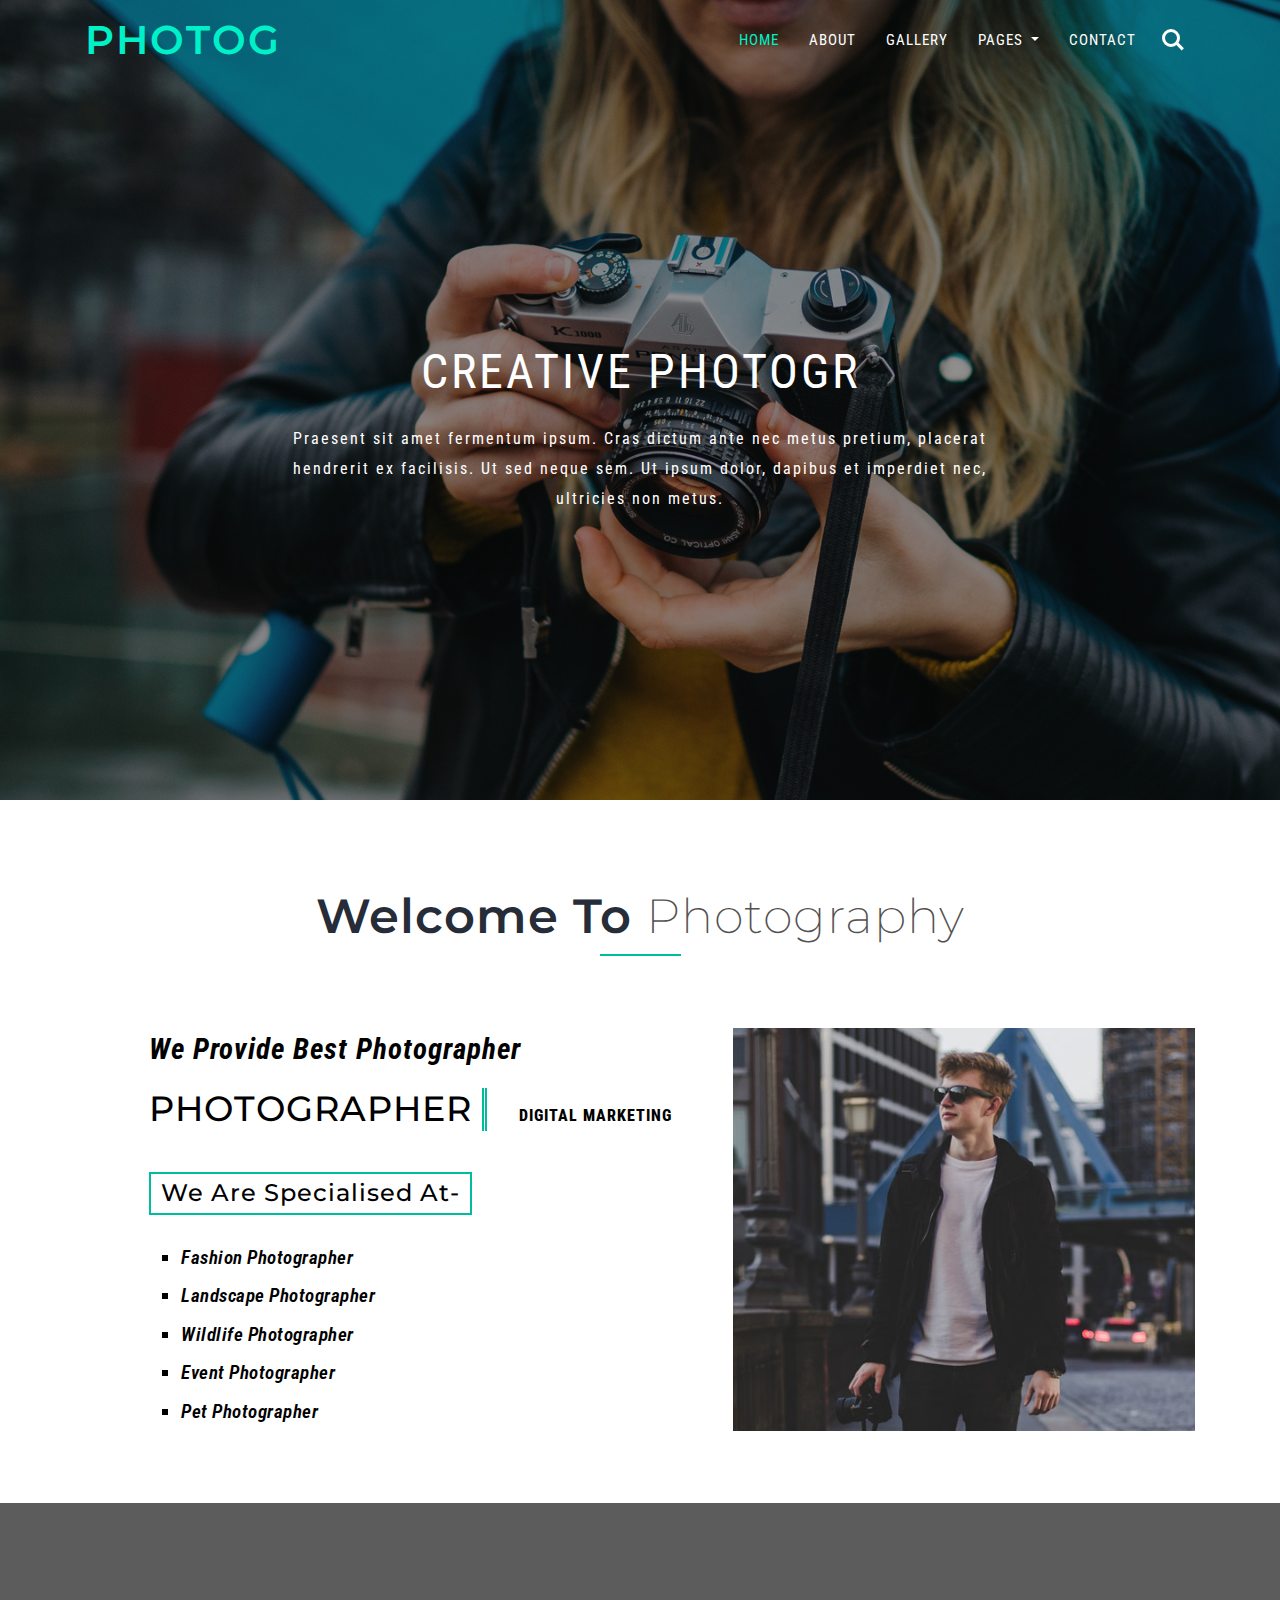
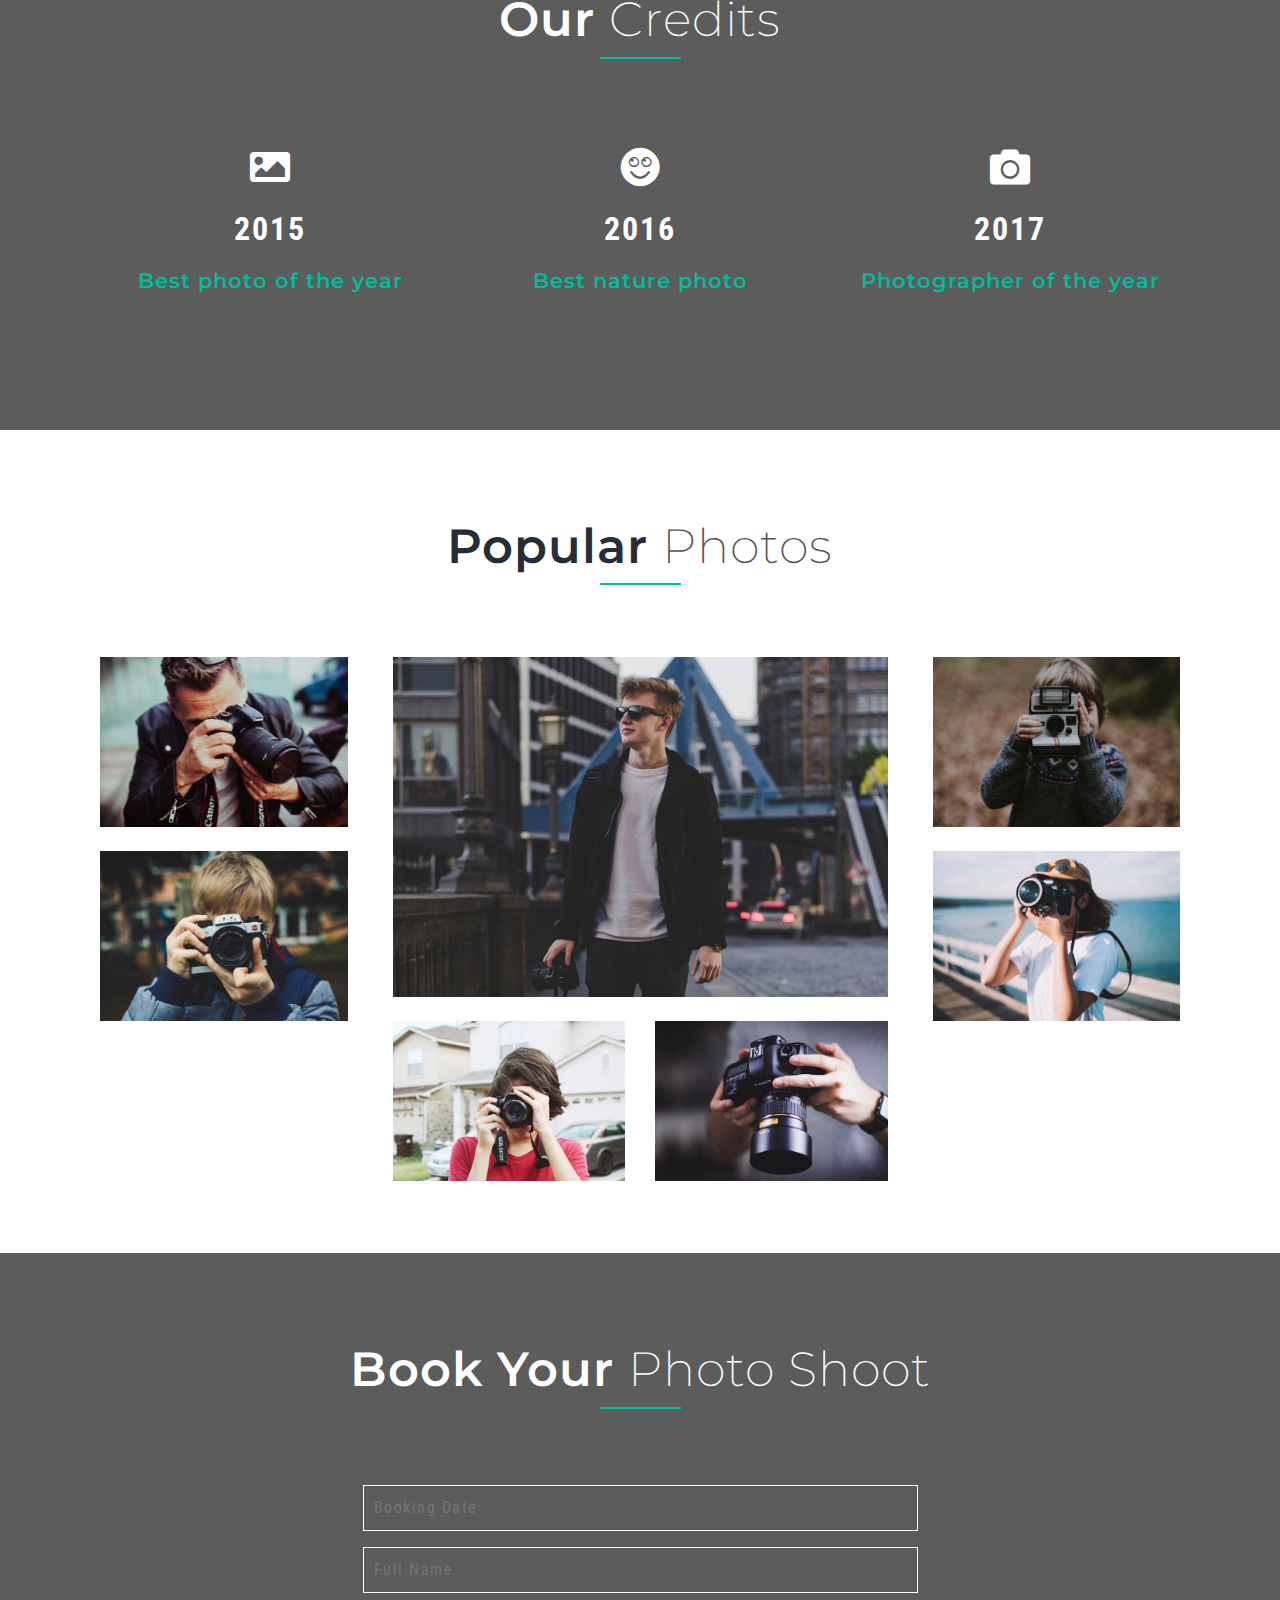
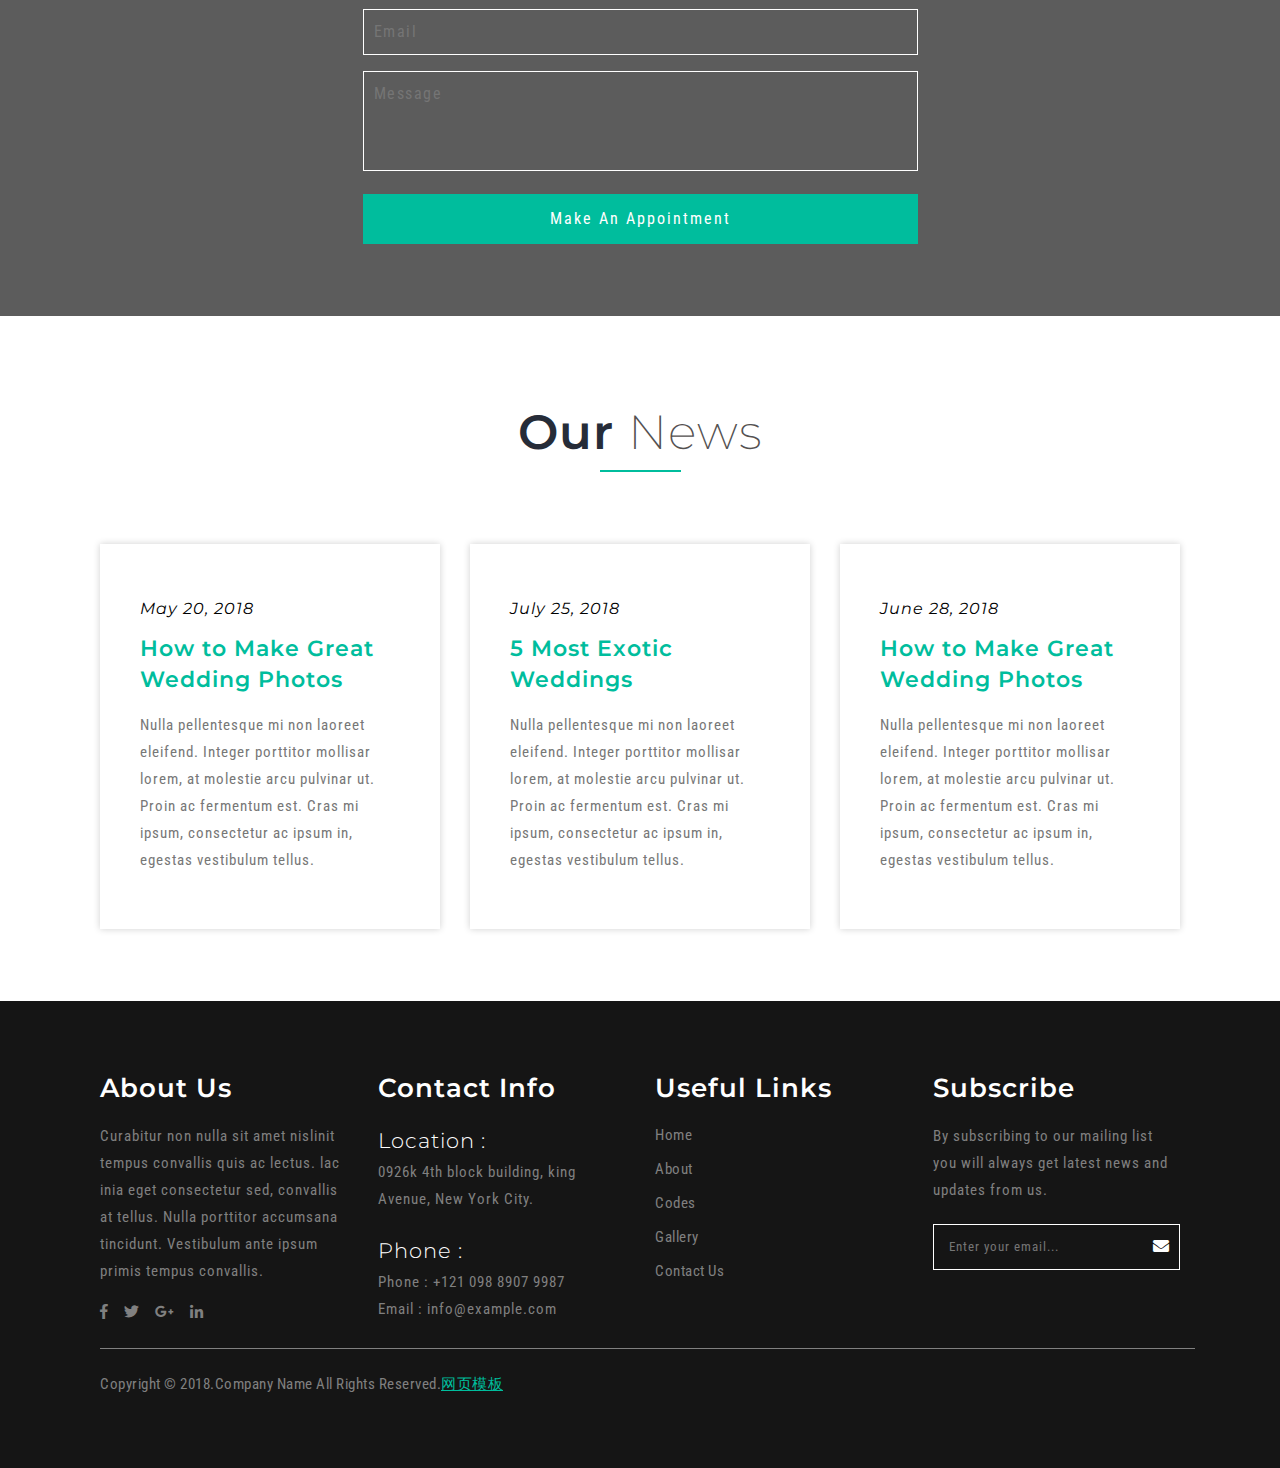
<file: sight/index.html>
<!DOCTYPE html>
<html lang="zxx">
   <head>
      <title>Home</title>
      <!-- Meta Tags -->
	 <meta name="viewport" content="width=device-width, initial-scale=1">
    <meta charset="utf-8">
	<meta name="keywords" content="" />
	<script type="application/x-javascript">
		addEventListener("load", function () {
			setTimeout(hideURLbar, 0);
		}, false);

		function hideURLbar() {
			window.scrollTo(0, 1);
		}
	</script>
	<!-- // Meta Tags -->
      <!--booststrap-->
      <link href="css/bootstrap.min.css" rel="stylesheet" type="text/css" media="all">
      <!--//booststrap end-->
      <!-- font-awesome icons -->
      <link href="css/fontawesome-all.css" rel="stylesheet">
      <!-- //font-awesome icons -->
	  <link rel="stylesheet" href="css/jquery-ui.css" />

	 <!--stylesheets-->
		<link href="css/style.css" rel='stylesheet' type='text/css' media="all">
      <!--//stylesheets-->
	<link href="http://fonts.googleapis.com/css?family=Montserrat:100,100i,200,200i,300,300i,400,400i,500,500i,600,600i,700,700i,800,800i,900,900i" rel="stylesheet">
<link href="http://fonts.googleapis.com/css?family=Roboto+Condensed:300,300i,400,400i,700" rel="stylesheet">
   </head>
   <body>

<!--/banner-->
<!-- banner -->
<header>
	<section class="main_section_agile">
		<div class="agileits_w3layouts_banner_nav">
		
			<div class="header-bar py-sm-2">
				<div class="container py-2">
				<nav class="navbar navbar-expand-lg navbar-light">
               <div class="hedder-up">
               <h1><a class="navbar-brand" href="index.html">Photog</a></h1>
			   </div>
              <button class="navbar-toggler" type="button" data-toggle="collapse" data-target="#navbarSupportedContent" aria-controls="navbarSupportedContent" aria-expanded="false" aria-label="Toggle navigation">
               <span class="navbar-toggler-icon"></span>
               </button>
               <div class="collapse navbar-collapse justify-content-end" id="navbarSupportedContent">
                   <ul class="navbar-nav">
							 <li class="nav-item active">
								<a class="nav-link" href="index.html">Home <span class="sr-only">(current)</span></a>
							 </li>
							 <li class="nav-item">
								<a href="about.html" class="nav-link">About</a>
							 </li>
							 <li class="nav-item">
								<a href="gallery.html" class="nav-link ">Gallery</a>
							 </li>
							  <li class="nav-item dropdown">
									<a class="nav-link dropdown-toggle" href="#" id="navbarDropdown" role="button" data-toggle="dropdown" aria-haspopup="true"
										aria-expanded="false">
										Pages
									</a>
									<div class="dropdown-menu" aria-labelledby="navbarDropdown">
										<a class="dropdown-item" href="codes.html">Codes</a>
										<div class="dropdown-divider"></div>
										<a class="dropdown-item" href="about.html">About</a>
									</div>
								</li>
							 <li class="nav-item">
								<a href="contact.html" class="nav-link">Contact</a>
							 </li>
						  </ul>
						   <div class="w3_agile_login">
					<div class="cd-main-header">
						<a class="cd-search-trigger" href="#cd-search"> <span></span></a>
						<!-- cd-header-buttons -->
					</div>
					<div id="cd-search" class="cd-search">
						<form action="#" method="post">
							<input name="Search" type="search" placeholder="Search...">
						</form>
					</div>
				</div>

               </div>
            </nav>				
		</div>
   </div>
         <!-- //Navigation -->
	</div>
	<!-- w3-banner -->
			<div class="w3-banner">
				<div id="typer"></div>
					<p class="mx-auto py-3">Praesent sit amet fermentum ipsum. Cras dictum ante nec metus pretium, placerat hendrerit ex facilisis.
					Ut sed neque sem. Ut ipsum dolor, dapibus et imperdiet nec, ultricies non metus.</p>
			</div>
					
		<!-- //w3-banner -->

	</section>
	</header>
	<!-- //banner -->
	<!-- about -->
	<section class="about-main py-5">
		<div class="container py-md-4 mt-md-3">

			<div class="wthree_head_section">
				<h3 class="w3l_header">Welcome To <span>Photography</span></h3>
			</div>
			<div class="row mt-md-5 pt-4">
			<div class="col-md-7 about-grid2">
				<div class="about-subgrid">
					<p>We Provide Best Photographer</p>
					<h2>Photographer</h2>
					<span>Digital Marketing</span>
					<h5>we are specialised at-</h5>
					<ul class="w3l-about-list">
						<li>Fashion Photographer</li>
						<li>Landscape Photographer</li>
						<li>Wildlife Photographer</li>
						<li>Event Photographer</li>
						<li>Pet Photographer</li>
					</ul>
				</div>
			</div>
			<div class="col-md-5 about-grid1">
			</div>
			</div>
		</div>
	</section>
	<!--//about -->
	<!-- stats -->
	<section class="stats">
	<div class="overlay py-5">
		<div class="container py-md-4 mt-md-3">
			<div class="wthree_head_section">
				<h3 class="w3l_header text-white">Our <span class="text-white">Credits</span></h3>
			</div>
			<div class="row inner_w3l_agile_grids-1 mt-md-5 pt-4">
			<div class="col-md-4 w3layouts_stats_left w3_counter_grid">
				<i class="fas fa-image" aria-hidden="true"></i>
				<p>2015</p>
				<h3>Best photo of the year</h3>
			</div>
			<div class="col-md-4 w3layouts_stats_left w3_counter_grid1">
				<i class="fas fa-smile" aria-hidden="true"></i>
				<p>2016</p>
				<h3>Best nature photo</h3>
			</div>
			<div class="col-md-4 w3layouts_stats_left w3_counter_grid3">
				<i class="fas fa-camera" aria-hidden="true"></i>
				<p>2017</p>
				<h3>Photographer of the year</h3>
			</div>
	</div>
   </div>
   </div>   
</section>
<!-- //stats -->
	<!-- Popular -->
	<section class="services py-5">
		<div class="container py-md-4 mt-md-3"> 
			<div class="wthree_head_section">
				<h3 class="w3l_header">Popular <span>Photos</span></h3>
			</div>
			<div class="row inner_sec_grids_info_w3ls mt-md-5 pt-4">
				<div class="col-md-3 services-left">
					<div class="services-left-top mb-4">
						<img src="images/g2.jpg" class="img-fluid" alt="" />
					</div>
					<div class="services-left-top services-left-top1">
						<img src="images/g3.jpg" class="img-fluid" alt="" />
					</div>
				</div>
				<div class="col-md-6 services-middle">
					<div class="col-md-12 services-middle-img mb-4">
						<img src="images/g1.jpg" class="img-fluid" alt="" />
					</div>
					<div class="row services-middle-grids">
						<div class="col-md-6 services-middle-left">
							<div class="services-left-top">
								<img src="images/g4.jpg" class="img-fluid" alt="" />
							</div>
						</div>
						<div class="col-md-6 services-middle-left">
							<div class="services-left-top">
								<img src="images/g5.jpg" class="img-fluid" alt="" />
							</div>
						</div>
					</div>
				</div>
				<div class="col-md-3 services-left">
					<div class="services-left-top mb-4">
						<img src="images/g6.jpg" class="img-fluid" alt="" />
					</div>
					<div class="services-left-top services-left-top1">
						<img src="images/g7.jpg" class="img-fluid" alt="" />
					</div>
				</div>
			</div>
		</div>
	</section>
	<!-- //Popular -->
<!-- book -->
	<section class="book-main">
		<div class="overlay py-5">
		<div class="container py-md-4 mt-md-3">
			<div class="wthree_head_section">
				<h3 class="w3l_header text-white">Book Your  <span class="text-white">Photo Shoot</span></h3>
			</div>
			<div class="book-main-top mt-md-5 pt-4">
				<form action="#" method="post">
					<div class="agileits-btm-spc form-text">
						<input id="datepicker" name="text" type="text" placeholder="Booking Date" required="">
					</div>
					
					<div class="agileits-btm-spc form-text1 mt-3">
						<input type="text" name="Name" placeholder="Full Name" required="">
					</div>
					
					<div class="agileits-btm-spc form-text mt-3">
						<input type="email" name="email" placeholder="Email" required="">
					</div>
					<div class="agileits-btm-spc form-text mt-3">
						<textarea name="your message" placeholder="Message" required=""></textarea>
					</div>
					<div class="book-agileinfo-form">
						<input type="submit" value="Make An Appointment">
					</div>
				</form>
			</div>
		</div>
		</div>
	</section>
	<!--//about -->
		<!-- news -->
	<section class="news py-5">
		<div class="container py-md-4 mt-md-3"> 
			<div class="wthree_head_section">
				<h3 class="w3l_header">Our <span>News</span></h3>
			</div>
			<div class="row inner_w3l_agile_grids-1 mt-md-5 pt-4">
			<div class="col-md-4 w3layouts_news_left_grid1">
				<div class="new_top">
					<h6 class="mb-3">May 20, 2018  </h6>				
					<h3 class="mb-3">How to Make Great Wedding Photos</h3>
					<p>Nulla pellentesque mi non laoreet eleifend. Integer porttitor mollisar lorem, at molestie arcu pulvinar ut. Proin ac fermentum est. Cras mi ipsum, consectetur ac ipsum in, egestas vestibulum tellus.</p>
				</div>
			</div>
			<div class="col-md-4 w3layouts_news_left_grid2">
				<div class="new_top">
					<h6 class="mb-3">July 25, 2018  </h6>	
					<h3 class="mb-3">5 Most Exotic Weddings</h3>
					<p>Nulla pellentesque mi non laoreet eleifend. Integer porttitor mollisar lorem, at molestie arcu pulvinar ut. Proin ac fermentum est. Cras mi ipsum, consectetur ac ipsum in, egestas vestibulum tellus.</p>
				</div>
			</div>
			<div class="col-md-4 w3layouts_news_left_grid3">
				<div class="new_top">
					<h6 class="mb-3">June 28, 2018  </h6>	
					<h3 class="mb-3">How to Make Great Wedding Photos</h3>
					<p>Nulla pellentesque mi non laoreet eleifend. Integer porttitor mollisar lorem, at molestie arcu pulvinar ut. Proin ac fermentum est. Cras mi ipsum, consectetur ac ipsum in, egestas vestibulum tellus.</p>
				</div>
			</div>
	</div>
   </div>   
</section>
<!-- //news -->
<!--footer -->
<footer>
<section class="footer footer_w3layouts_section_1its py-5">
	<div class="container py-md-4">
		<div class="row footer-top">
			<div class="col-lg-3 col-md-6 col-sm-6 footer-grid_section_1its_w3">
				<div class="footer-title">
					<h3>About Us</h3>
				</div>
				<div class="footer-text">
					<p>Curabitur non nulla sit amet nislinit tempus convallis quis ac lectus. lac inia eget consectetur sed, convallis at tellus.
						Nulla porttitor accumsana tincidunt. Vestibulum ante ipsum primis tempus convallis.</p>
					<ul class="social_section_1info">
						<li><a href="#"><i class="fab fa-facebook-f"></i></a></li>
						<li><a href="#"><i class="fab fa-twitter"></i></a></li>
						<li><a href="#"><i class="fab fa-google-plus-g"></i></i></a></li>
						<li><a href="#"><i class="fab fa-linkedin-in"></i></i></a></li>
					</ul>
				</div>
			</div>
			<div class="col-lg-3 col-md-6 col-sm-6 footer-grid_section_1its_w3">
				<div class="footer-title">
					<h3>Contact Info</h3>
				</div>
				<div class="contact-info">
					<h4>Location :</h4>
					<p>0926k 4th block building, king Avenue, New York City.</p>
					<div class="phone">
						<h4>Phone :</h4>
						<p>Phone : +121 098 8907 9987</p>
						<p>Email : <a href="mailto:info@example.com">info@example.com</a></p>
					</div>
				</div>
			</div>
			<div class="col-lg-3 col-md-6 col-sm-6 footer-grid_section_1its_w3">
				<div class="footer-title">
					<h3>Useful Links</h3>
				</div>
				<ul class="links">
					<li><a href="index.html">Home</a></li>
					<li><a href="about.html">About</a></li>
					<li><a href="codes.html">Codes</a></li>
					<li><a href="gallery.html">Gallery</a></li>
					<li><a href="contact.html">Contact Us</a></li>
				</ul>
			</div>
			<div class="col-lg-3 col-md-6 col-sm-6 footer-grid_section_1its_w3">
				<div class="footer-title">
					<h3>Subscribe</h3>
				</div>
				<div class="footer-text">
					<p>By subscribing to our mailing list you will always get latest news and updates from us.</p>
					<form action="#" method="post">
						<input type="email" name="Email" placeholder="Enter your email..." required="">
						<button class="btn1"><i class="fa fa-envelope" aria-hidden="true"></i></button>
						<div class="clearfix"> </div>
					</form>
				</div>
			</div>
		</div>
		<div class="copyright pt-4 mt-4">
			<p>Copyright &copy; 2018.Company name All rights reserved.<a target="_blank" href="http://sc.chinaz.com/moban/">&#x7F51;&#x9875;&#x6A21;&#x677F;</a></p>
		</div>
	</div>
</section>
</footer>
<!-- //footer -->
     <!--js working-->
      <script src="js/jquery.min.js"></script>
      <!--//js working-->
	<!-- smooth scrolling -->
	<script type="text/javascript" src="js/move-top.js"></script>
	<script type="text/javascript" src="js/easing.js"></script>
	<!-- here stars scrolling icon -->
	<script type="text/javascript">
		$(document).ready(function() {
			/*
				var defaults = {
				containerID: 'toTop', // fading element id
				containerHoverID: 'toTopHover', // fading element hover id
				scrollSpeed: 1200,
				easingType: 'linear' 
				};
			*/
								
			$().UItoTop({ easingType: 'easeOutQuart' });
								
			});
	</script>
	<!-- //here ends scrolling icon -->
<!-- //smooth scrolling -->

<!-- typer js--><!-- For banner text -->
<script src='js/jquery.typer.js'></script>
	<script>
						var win = $(window),
							foo = $('#typer');

						foo.typer(['Creative photography', 'Modern photography ', 'Classic photography ']);

						// unneeded...
						win.resize(function(){
							var fontSize = Math.max(Math.min(win.width() / (1 * 10), parseFloat(Number.POSITIVE_INFINITY)), parseFloat(Number.NEGATIVE_INFINITY));

							foo.css({
								fontSize: fontSize * .8 + 'px'
							});
						}).resize();
					</script>
<!-- //typer js-->
<!-- //For banner text -->


<!-- scrolling script -->
<script type="text/javascript">
	jQuery(document).ready(function($) {
		$(".scroll").click(function(event){		
			event.preventDefault();
			$('html,body').animate({scrollTop:$(this.hash).offset().top},1000);
		});
	});
</script> 
<!-- //scrolling script -->
 <script src="js/main.js"></script>
 <!-- Calendar -->
	<script src="js/jquery-ui.js"></script>
	<script>
		$(function () {
			$("#datepicker,#datepicker1,#datepicker2,#datepicker3").datepicker();
		});
	</script>
	<!-- //Calendar -->


<!--bootstrap working-->
    <script src="js/bootstrap.min.js"></script>
 <!-- //bootstrap working-->
   </body>
</html>
</file>
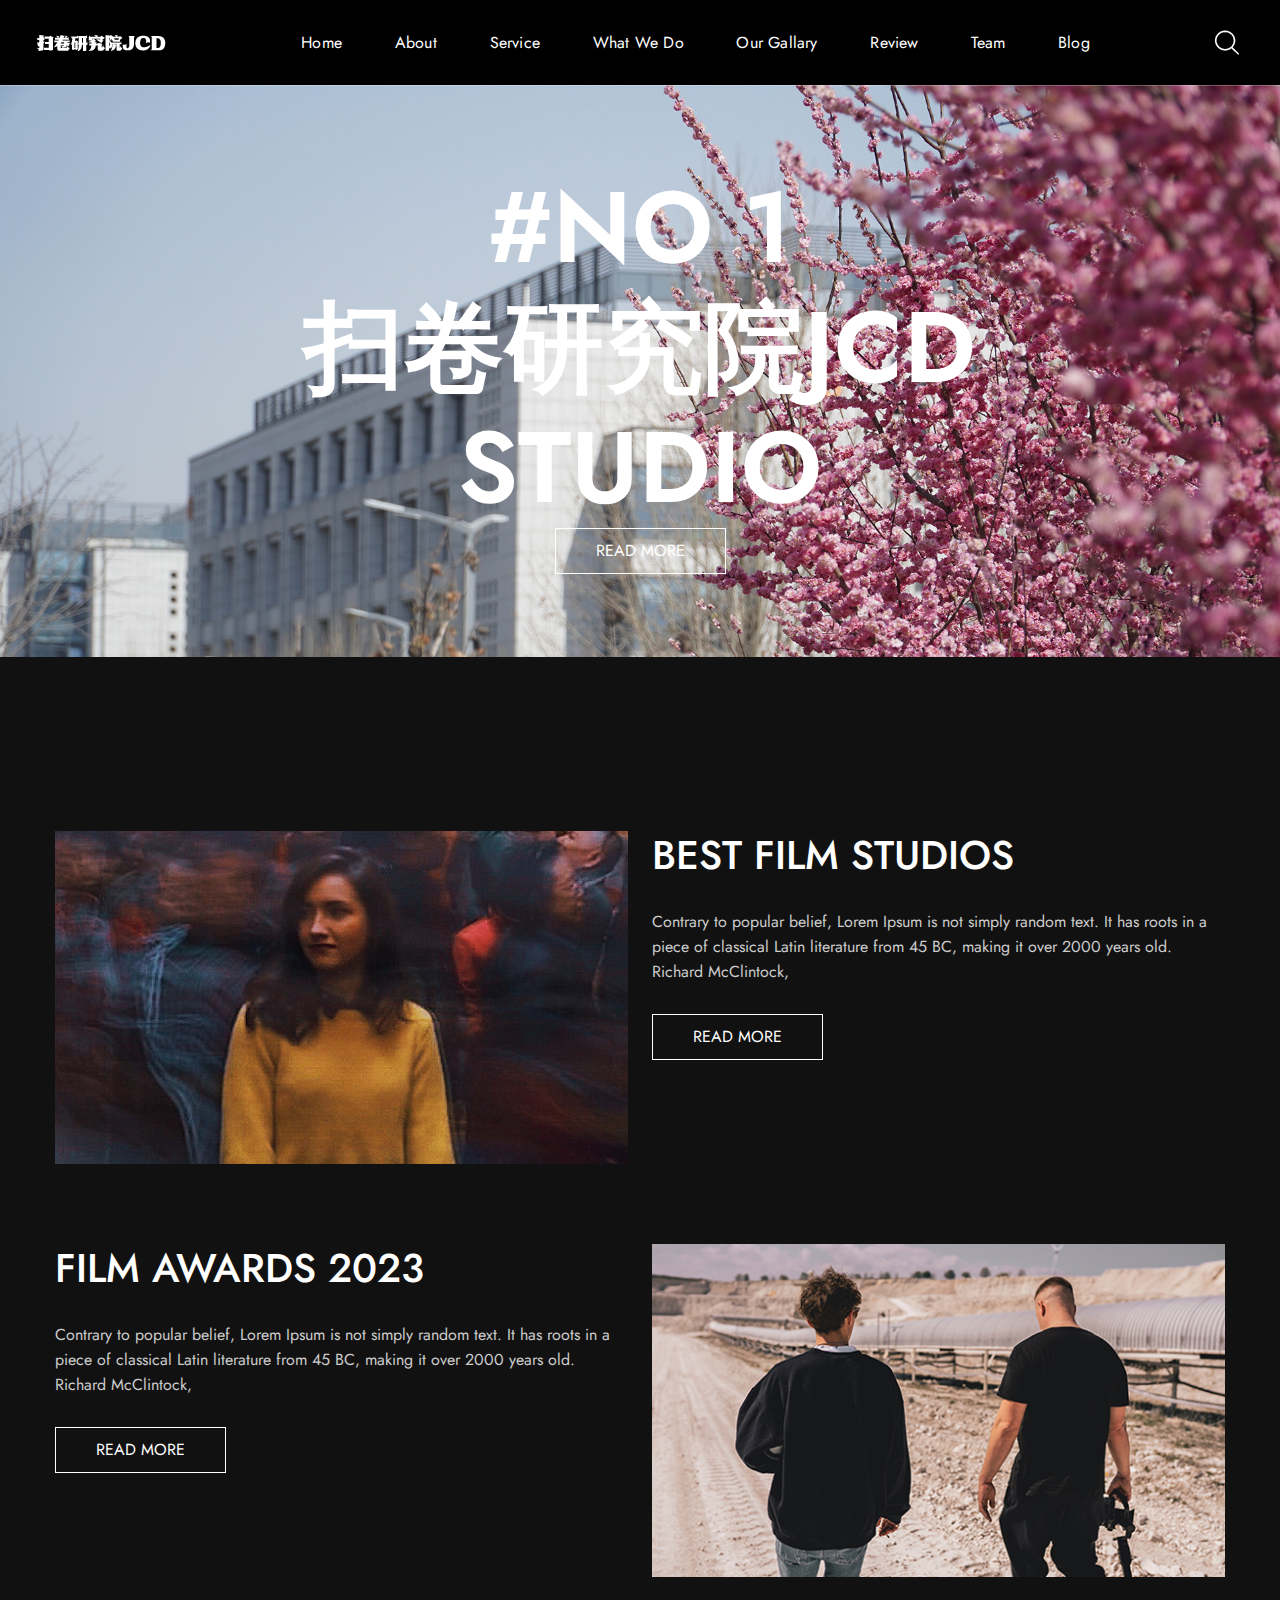
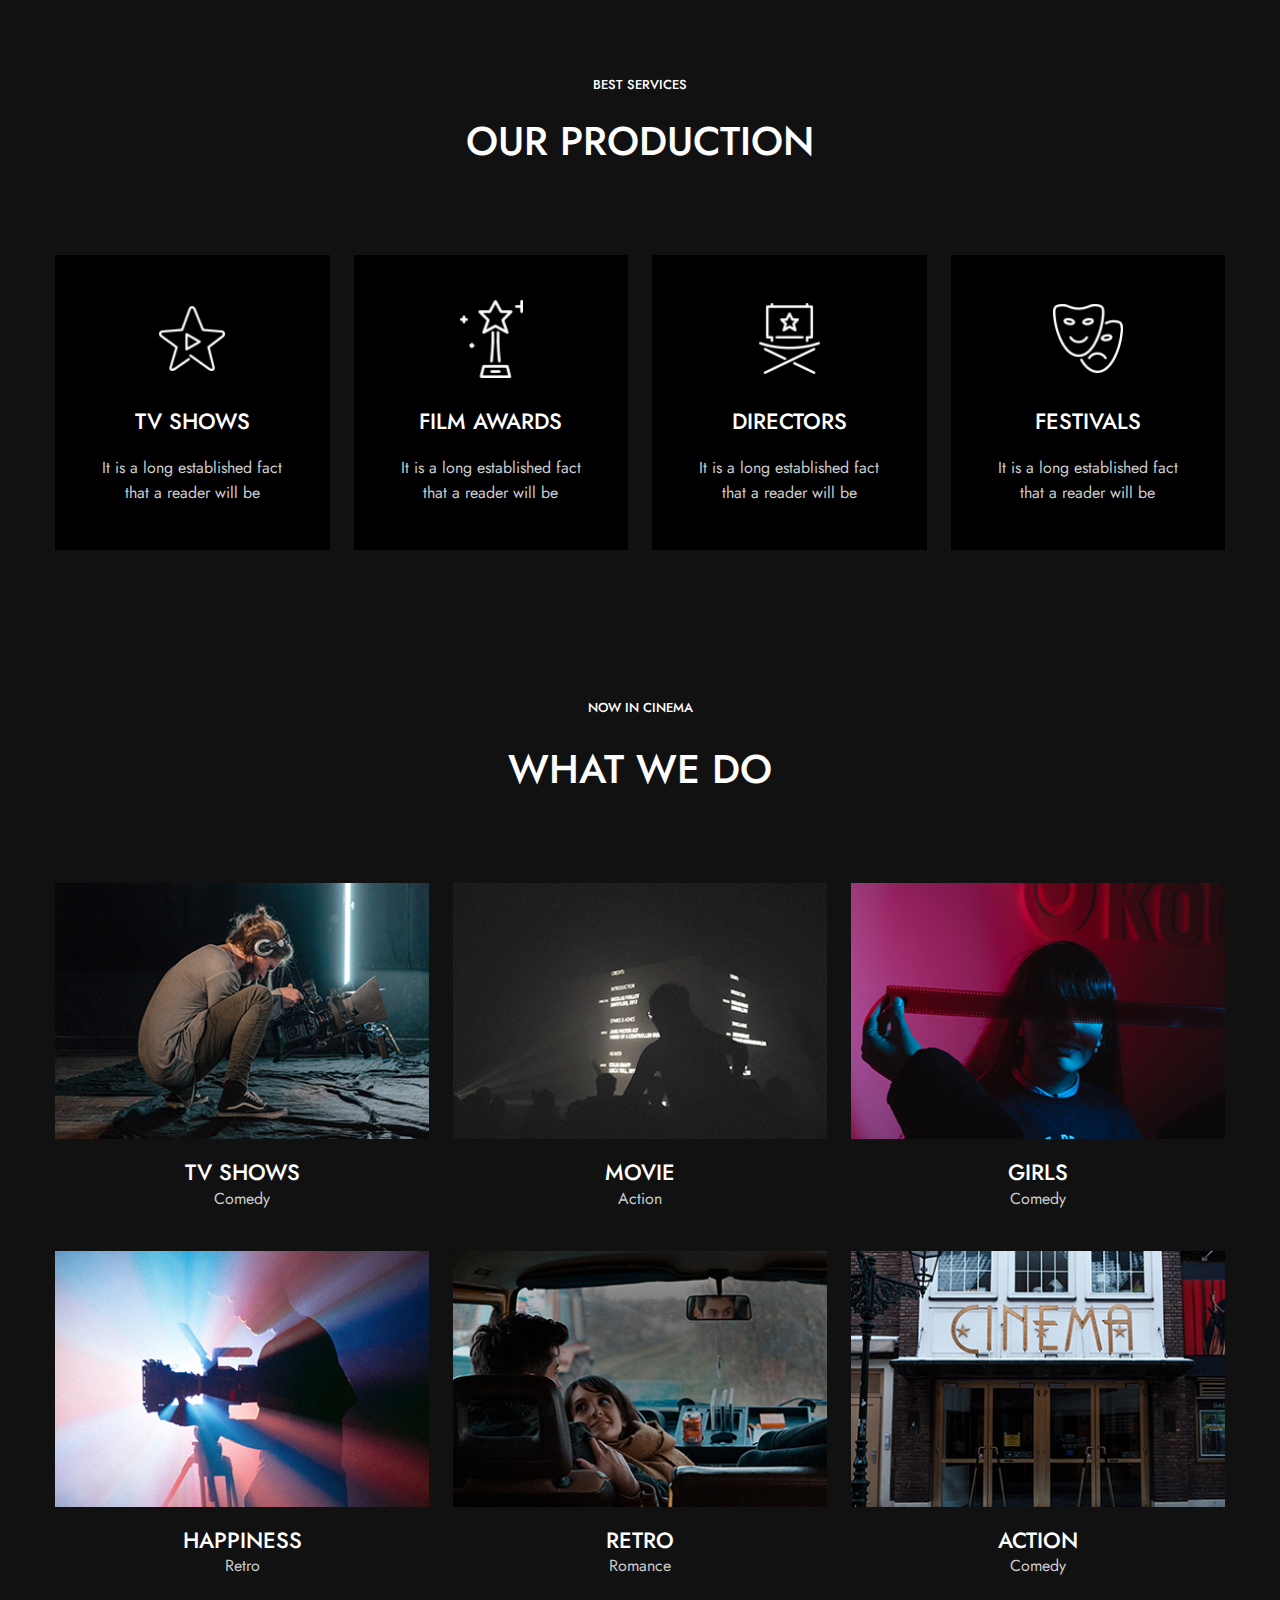
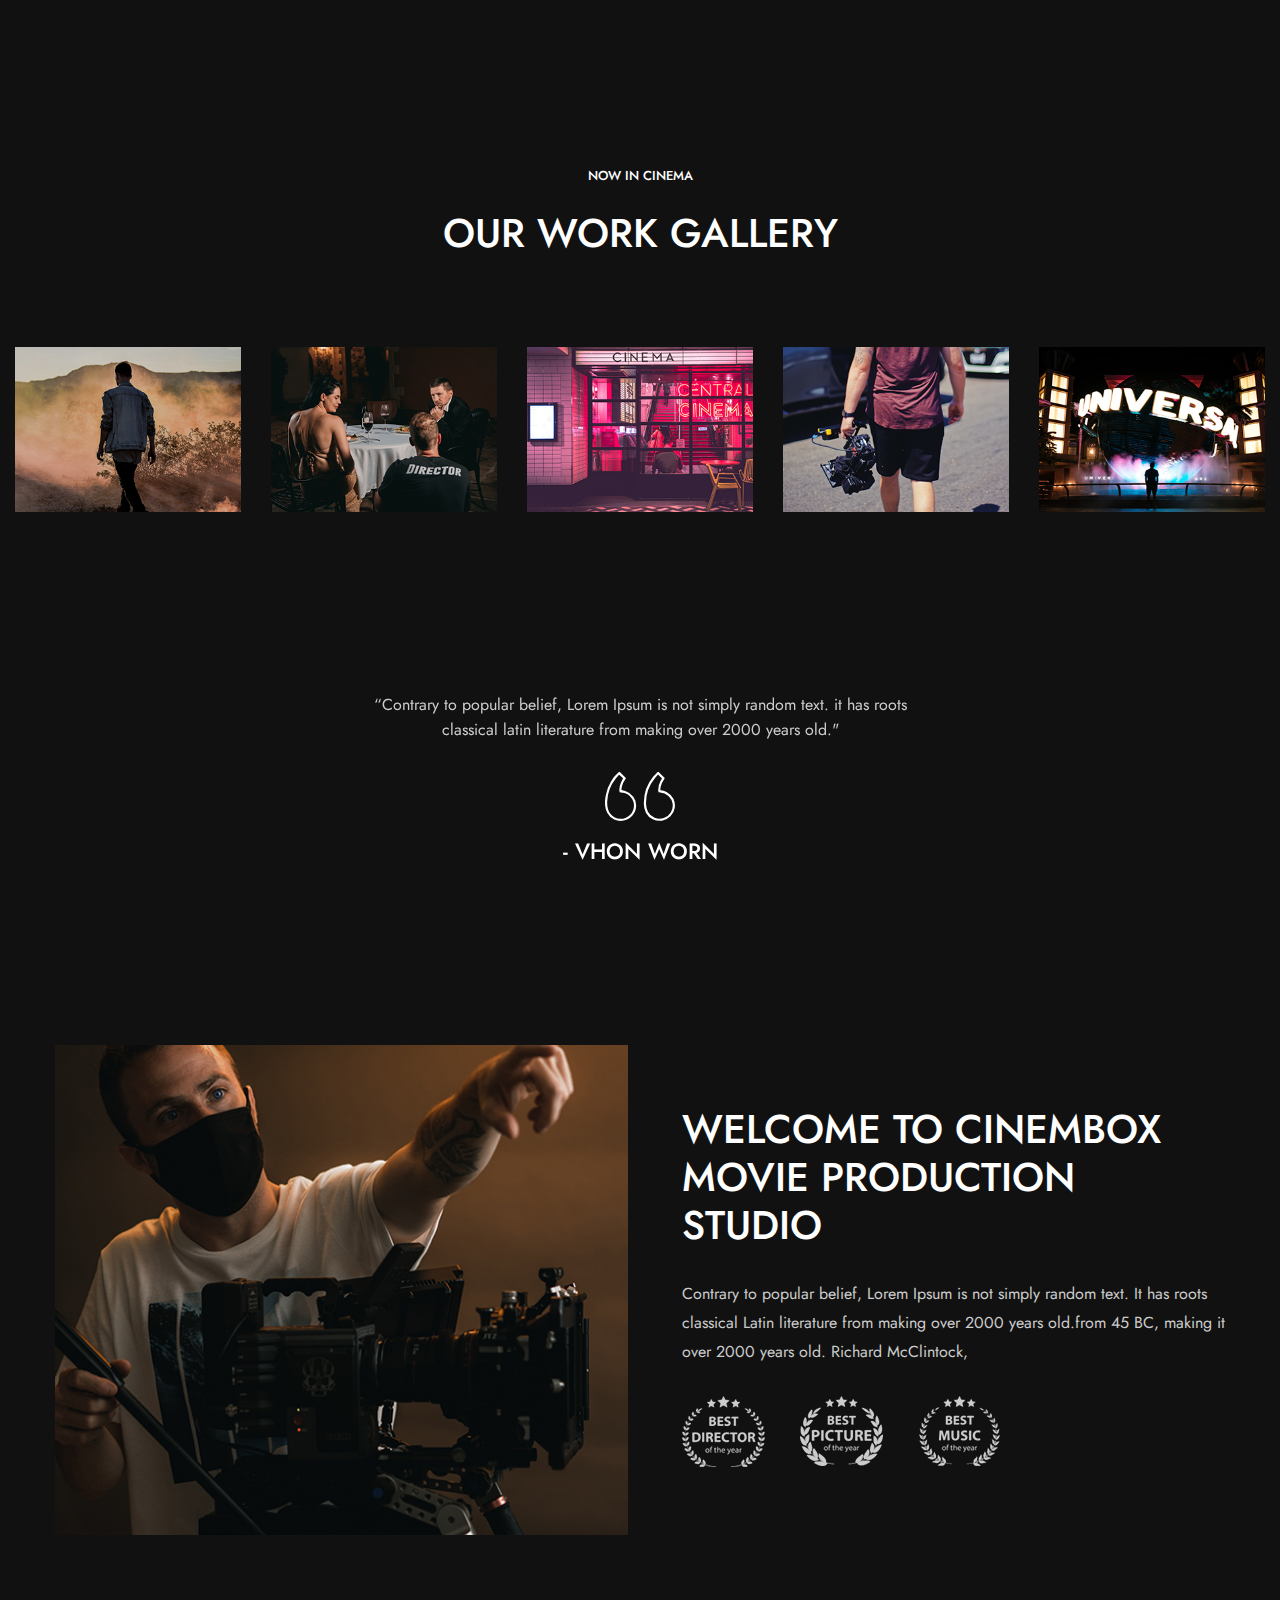
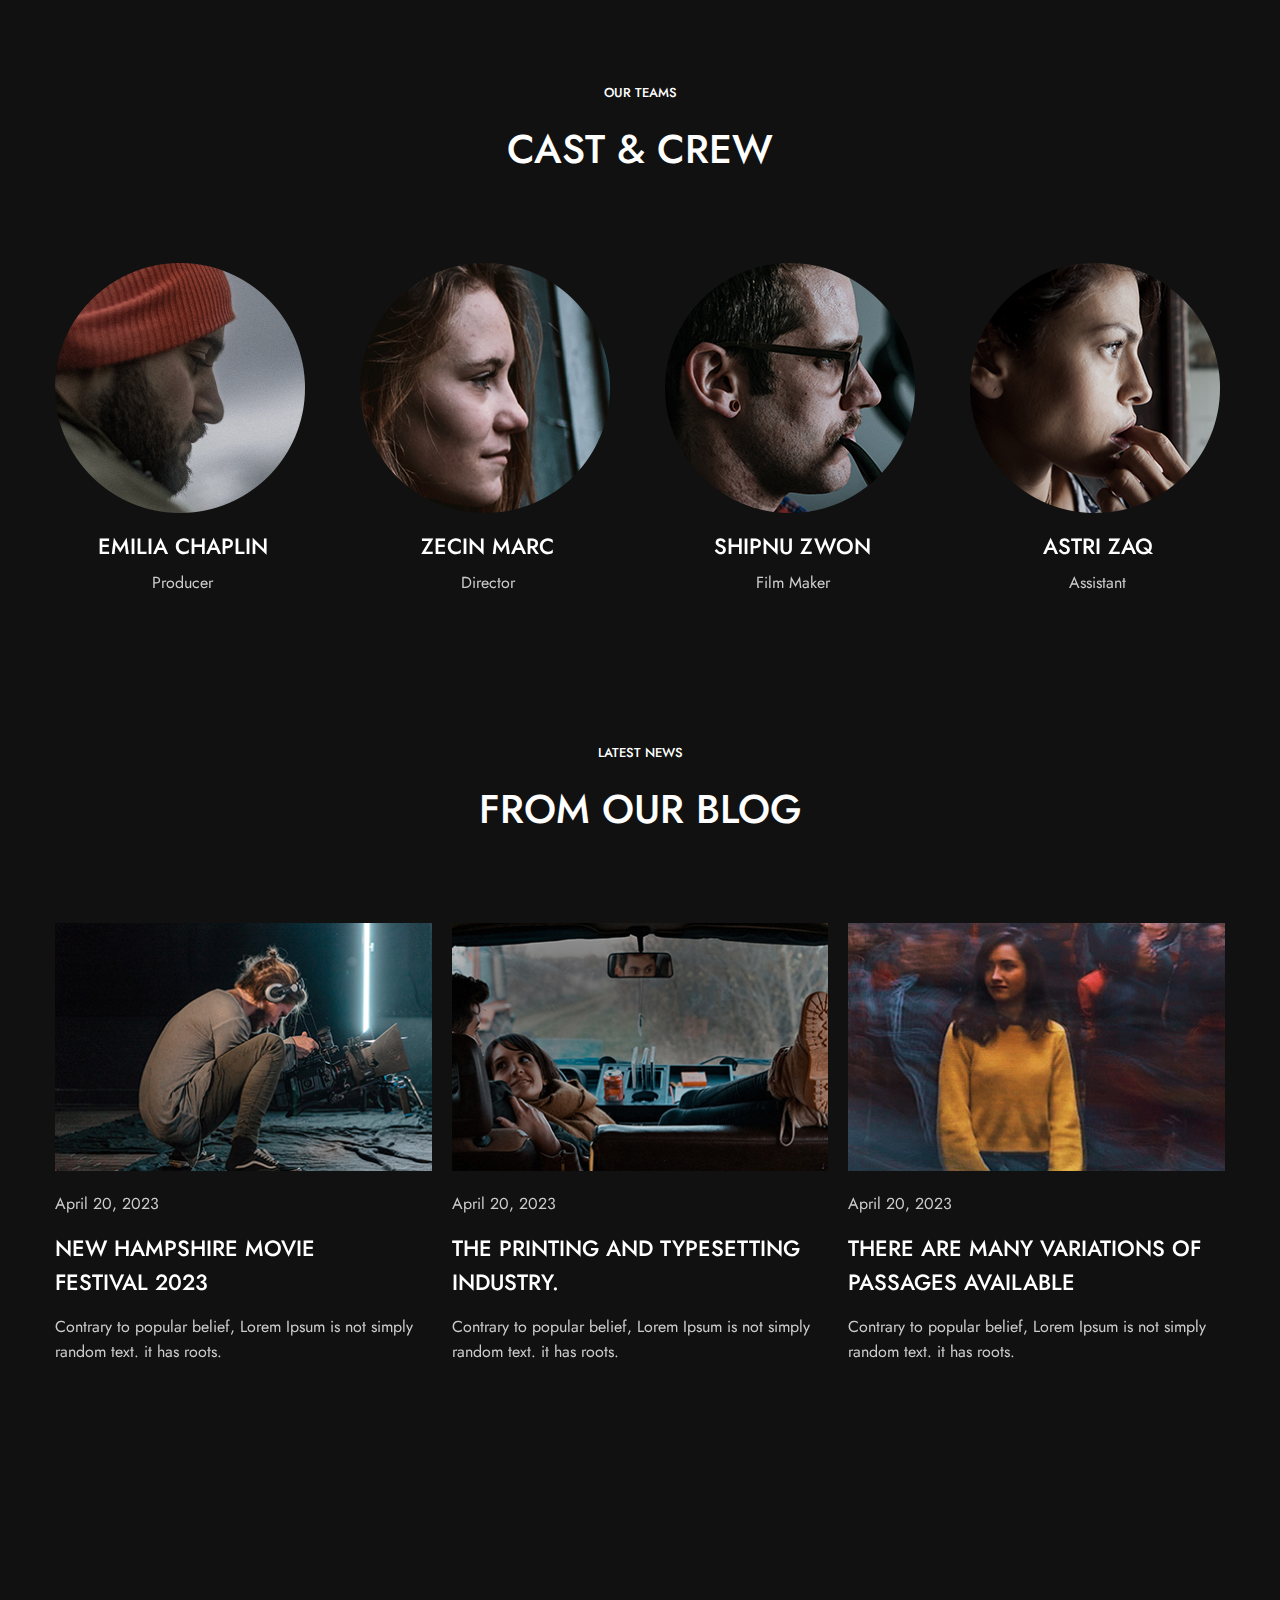
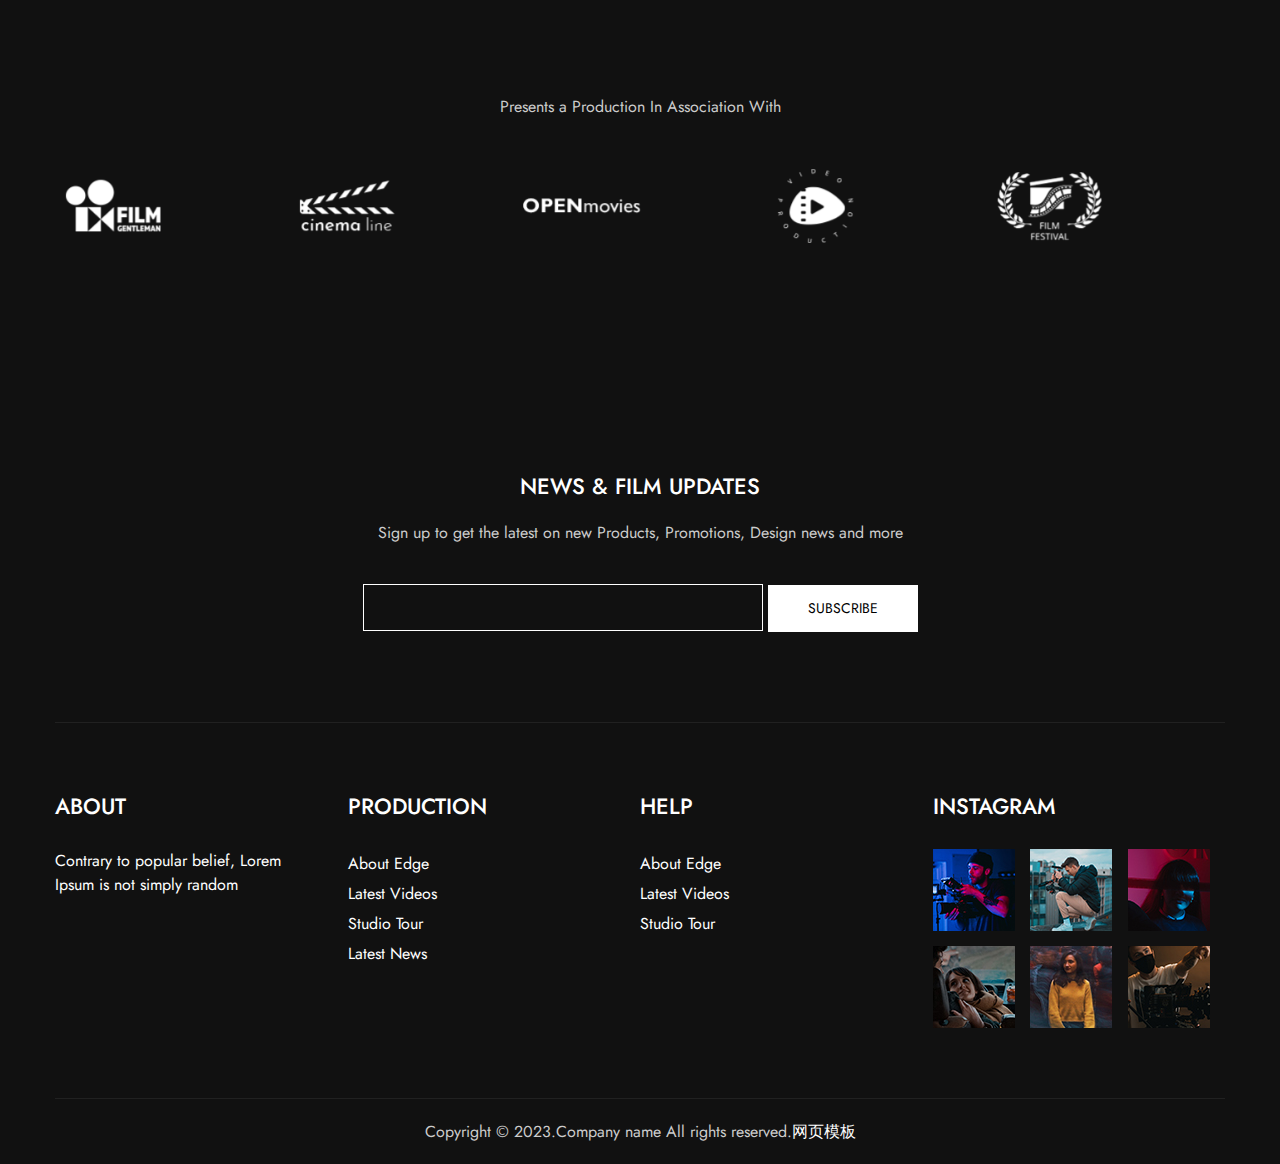
<file: zhuye/index.html>
<!DOCTYPE html>
<html lang="en">

<head>
    <meta charset="UTF-8">
    <meta http-equiv="X-UA-Compatible" content="IE=edge">
    <meta name="viewport" content="width=device-width, initial-scale=1.0">
    <title>扫卷研究院JCD</title>
    
    <link rel="stylesheet" href="static/css/bootstrap.min.css">
    <link rel="stylesheet" href="static/css/owl.carousel.min.css">
    <link rel="stylesheet" href="static/css/fontawesome.min.css">
    <link rel="stylesheet" href="static/css/theme_style.css">
    <link rel="stylesheet" href="static/css/reboot_style.css">
    <link rel="stylesheet" href="static/css/reboot_media.css">

</head>

<body>

    <!-- back-to-top -->
    <a id="button" style="background-image: url('static/image/back-to-top.png');"></a>
    <!-- end back-to-top -->

    <!-- pre-loader -->
    <div id="js-preloader" class="js-preloader">
        <div class="preloader-inner">
            <span class="dot"></span>
            <div class="dots">
                <span></span>
                <span></span>
                <span></span>
            </div>
        </div>
    </div>
    <!-- end-pre-loader -->


    <!-- header area -->
    <header id="sticky-header">
        <div class="header-area">
            <div class="container-fluid">
                <div class="main-wrapper">
                    <nav class="navbar">
                        <div class="logo-and-icon">
                            <a href="#" class="navbar-brand"><img src="static/picture/Logo.png" alt="LOGO"></a>
                            <!-- navebar-toggler -->
                            <button type="button" class="navbar-toggler">
                                <img src="static/picture/menu.png" alt="">
                            </button>
                            <!-- end navebar-toggler -->
                        </div>
                        <div class="navbar-collapse">
                            <ul class="navbar-nav">
                                <li onclick="scrollto('home')"><a href="#">Home</a></li>
                                <li onclick="scrollto('about')"><a href="#">About</a></li>
                                <li onclick="scrollto('service')"><a href="#">Service</a></li>
                                <li onclick="scrollto('portfolio')"><a href="#">What We Do</a> </li>
                                <li onclick="scrollto('gallary')"><a href="#">Our Gallary</a> </li>
                                <li onclick="scrollto('testimonial')"><a href="#">Review</a></li>
                                <li onclick="scrollto('team')"><a href="#">Team</a></li>
                                <li onclick="scrollto('blog')"><a href="#">Blog</a></li>
                            </ul>
                        </div>
                        <div class="header-search">
                            <div class="site-header">
                                <button type="button" class="site-search"><img src="static/picture/search.png" alt=""></button>
                            </div>
                            <div class="site-header site-header-search hide">
                                <input type="text" placeholder="Search here.." class="site-search-input">
                                <button type="reset" class="site-search site-search-reset"><img src="static/picture/close.png" alt=""></button>
                            </div>
                        </div>

                    </nav>
                </div>
            </div>
        </div>
    </header>

    <!-- header area -->


    <!-- main slider area -->

    <div class="cc-main-slider-area">
        <div class="row">
            <div class="col-lg-12">
                <div class="slider owl-carousel owl-loaded owl-drag">
                    <div class="owl-stage-outer">
                        <div class="owl-stage">
                            <div class="owl-item">
                                <div class="single_slider d-flex align-items-center">
                                    <img src="static/picture/slider_1.jpg" alt="">
                                    <div class="slider-content">
                                        <h1>#no 1 <br>扫卷研究院JCD<br>Studio</h1>
                                        <button class="cc-btn">Read More</button>
                                    </div>
                                </div>
                            </div>
                            <div class="owl-item">
                                <div class="single_slider d-flex align-items-center">
                                    <img src="static/picture/slider_2.jpg" alt="">
                                    <div class="slider-content">
                                        <h1>#no 1 <br>扫卷研究院JCD<br>Studio</h1>
                                        <button class="cc-btn">Read More</button>
                                    </div>
                                </div>
                            </div>
                        </div>
                    </div>
                </div>
            </div>
        </div>
    </div>

    <!-- end main slider area -->


    <!-- about area -->

    <div class="cc-about-area" id="about">
        <div class="container">
            <div class="row">
                <div class="col-lg-6 col-md-12">
                    <div class="about-img">
                        <img src="static/picture/cms_1.jpg" class="img-fluid" alt="">
                    </div>
                </div>
                <div class="col-lg-6">
                    <div class="about-description">
                        <h2>Best Film Studios</h2>
                        <p>Contrary to popular belief, Lorem Ipsum is not simply random text. It has roots in a piece of
                            classical Latin literature from 45 BC, making it over 2000 years old. Richard McClintock,
                        </p>
                        <button class="cc-btn">Read more</button>
                    </div>
                </div>
            </div>
        </div>
    </div>

    <!-- end about area -->


    <!-- about area 2 -->

    <div class="cc-about-area-2">
        <div class="container">
            <div class="row">
                <div class="col-lg-6 col-md-12">
                    <div class="about-description-2">
                        <h2>Film Awards 2023</h2>
                        <p>Contrary to popular belief, Lorem Ipsum is not simply random text. It has roots in a piece of
                            classical Latin literature from 45 BC, making it over 2000 years old. Richard McClintock,
                        </p>
                        <button class="cc-btn">Read more</button>
                    </div>
                </div>
                <div class="col-lg-6">
                    <div class="about-img">
                        <img src="static/picture/cms_2.jpg" class="img-fluid" alt="">
                    </div>
                </div>
            </div>
        </div>
    </div>

    <!-- end about area 2 -->


    <!-- service area -->

    <div class="cc-service-area" id="service">
        <div class="container">
            <div class="section-title">
                <h5>Best Services</h5>
                <h2>Our Production</h2>
            </div>
            <div class="row">
                <div class="col-lg-3">
                    <div class="service-part">
                        <div class="service-icon">
                            <img src="static/picture/shows.png" alt="">
                        </div>
                        <div class="service-content">
                            <h4>Tv Shows</h4>
                            <p>It is a long established fact that a reader will be</p>
                        </div>
                    </div>
                </div>

                <div class="col-lg-3">
                    <div class="service-part">
                        <div class="service-icon">
                            <img src="static/picture/awards.png" alt="">
                        </div>
                        <div class="service-content">
                            <h4>Film Awards</h4>
                            <p>It is a long established fact that a reader will be</p>
                        </div>
                    </div>
                </div>

                <div class="col-lg-3">
                    <div class="service-part">
                        <div class="service-icon">
                            <img src="static/picture/directors.png" alt="">
                        </div>
                        <div class="service-content">
                            <h4>Directors</h4>
                            <p>It is a long established fact that a reader will be</p>
                        </div>
                    </div>
                </div>

                <div class="col-lg-3">
                    <div class="service-part">
                        <div class="service-icon">
                            <img src="static/picture/festivals.png" alt="">
                        </div>
                        <div class="service-content">
                            <h4>festivals</h4>
                            <p>It is a long established fact that a reader will be</p>
                        </div>
                    </div>
                </div>
            </div>
        </div>
    </div>

    <!-- end service area -->


    <!-- cms area -->

    <div class="cc-cms-area" id="portfolio">
        <div class="container">
            <div class="section-title">
                <h5>Now In Cinema</h5>
                <h2>What We Do</h2>
            </div>
            <div class="row">
                <div class="col-lg-4">
                    <div class="cms-part">
                        <div class="cms-img">
                            <img src="static/picture/01.jpg" class="img-fluid" alt="">
                        </div>
                        <div class="cms-content">
                            <h4>Tv Shows</h4>
                            <p>Comedy</p>
                        </div>
                    </div>
                </div>

                <div class="col-lg-4">
                    <div class="cms-part">
                        <div class="cms-img">
                            <img src="static/picture/02.jpg" class="img-fluid" alt="">
                        </div>
                        <div class="cms-content">
                            <h4>Movie</h4>
                            <p>Action</p>
                        </div>
                    </div>
                </div>

                <div class="col-lg-4">
                    <div class="cms-part">
                        <div class="cms-img">
                            <img src="static/picture/03.jpg" class="img-fluid" alt="">
                        </div>
                        <div class="cms-content">
                            <h4>Girls</h4>
                            <p>Comedy</p>
                        </div>
                    </div>
                </div>

                <div class="col-lg-4">
                    <div class="cms-part">
                        <div class="cms-img">
                            <img src="static/picture/04.jpg" class="img-fluid" alt="">
                        </div>
                        <div class="cms-content">
                            <h4>Happiness</h4>
                            <p>Retro</p>
                        </div>
                    </div>
                </div>

                <div class="col-lg-4">
                    <div class="cms-part">
                        <div class="cms-img">
                            <img src="static/picture/05.jpg" class="img-fluid" alt="">
                        </div>
                        <div class="cms-content">
                            <h4>Retro</h4>
                            <p>Romance</p>
                        </div>
                    </div>
                </div>

                <div class="col-lg-4">
                    <div class="cms-part">
                        <div class="cms-img">
                            <img src="static/picture/06.jpg" class="img-fluid" alt="">
                        </div>
                        <div class="cms-content">
                            <h4>Action</h4>
                            <p>Comedy</p>
                        </div>
                    </div>
                </div>
            </div>
        </div>
    </div>

    <!-- end cms area -->


    <!-- gallery area -->

    <div class="cc-gallery-area" id="gallary">
        <div class="container-fluid">
            <div class="section-title">
                <h5>Now In Cinema</h5>
                <h2>Our Work gallery</h2>
            </div>
            <div class="row">
                <div class="gallery owl-carousel owl-loaded owl-drag">
                    <div class="owl-stage-outer">
                        <div class="owl-stage">
                            <div class="owl-item">
                                <div class="single_slider align-items-center">
                                    <div class="gallery-section">
                                        <div class="gallery-image">
                                            <img src="static/picture/011.jpg" alt="">
                                        </div>
                                    </div>
                                </div>
                            </div>

                            <div class="owl-item">
                                <div class="single_slider d-flex align-items-center">
                                    <div class="gallery-section">
                                        <div class="gallery-image">
                                            <img src="static/picture/021.jpg" alt="">
                                        </div>
                                    </div>
                                </div>
                            </div>

                            <div class="owl-item">
                                <div class="single_slider d-flex align-items-center">
                                    <div class="gallery-section">
                                        <div class="gallery-image">
                                            <img src="static/picture/031.jpg" alt="">
                                        </div>
                                    </div>
                                </div>
                            </div>

                            <div class="owl-item">
                                <div class="single_slider d-flex align-items-center">
                                    <div class="gallery-section">
                                        <div class="gallery-image">
                                            <img src="static/picture/041.jpg" alt="">
                                        </div>
                                    </div>
                                </div>
                            </div>

                            <div class="owl-item">
                                <div class="single_slider d-flex align-items-center">
                                    <div class="gallery-section">
                                        <div class="gallery-image">
                                            <img src="static/picture/051.jpg" alt="">
                                        </div>
                                    </div>
                                </div>
                            </div>
                        </div>
                    </div>
                </div>
            </div>
        </div>
    </div>

    <!-- end gallery area -->


    <!-- testimonial area -->

    <div class="cc-testimonial-area" id="testimonial">
        <div class="container">
            <div class="row">
                <div class="testimonial owl-carousel owl-loaded owl-drag">
                    <div class="owl-stage-outer">
                        <div class="owl-stage">
                            <div class="owl-item">
                                <div class="single_slider align-items-center">
                                    <div class="testimonail-description">
                                        <p>“Contrary to popular belief, Lorem Ipsum is not simply random text.
                                            it
                                            has
                                            roots <br> classical latin literature from making over 2000 years
                                            old."
                                        </p>
                                        <div class="testimonial-img">
                                            <img src="static/picture/testimonial.svg" alt="">
                                        </div>
                                        <h4>- Vhon Worn</h4>
                                    </div>
                                </div>
                            </div>
                        </div>
                    </div>
                </div>
            </div>
        </div>
    </div>

    <!-- end testimonial area -->


    <!-- about info area -->

    <div class="cc-about-info">
        <div class="container">
            <div class="row">
                <div class="col-lg-6">
                    <div class="about-info-section">
                        <div class="about-info-img">
                            <img src="static/picture/about.jpg" class="img-fluid" alt="">
                        </div>
                    </div>
                </div>

                <div class="col-lg-6">
                    <div class="about-description">
                        <h2>Welcome To Cinembox Movie Production Studio</h2>
                        <p>Contrary to popular belief, Lorem Ipsum is not simply random text. It has roots
                            classical Latin literature from making over 2000 years old.from 45 BC, making it
                            over
                            2000
                            years old. Richard McClintock,
                        </p>
                        <div class="about-tag">
                            <img src="static/picture/about_tag_01.png" alt="">
                            <img src="static/picture/about_tag_02.png" alt="">
                            <img src="static/picture/about_tag_03.png" alt="">
                        </div>
                    </div>
                </div>
            </div>
        </div>
    </div>

    <!-- end about info area -->


    <!-- team area -->

    <div class="cc-team-area" id="team">
        <div class="container">
            <div class="section-title">
                <h5>Our Teams</h5>
                <h2>CAST & CREW</h2>
            </div>
            <div class="row">
                <div class="team owl-carousel owl-loaded owl-drag">
                    <div class="owl-stage-outer">
                        <div class="owl-stage">
                            <div class="owl-item">
                                <div class="single_slider d-flex align-items-center">
                                    <div class="team-section">
                                        <div class="team-img">
                                            <img src="static/picture/01.png" alt="">
                                        </div>
                                    </div>
                                </div>
                                <div class="team-description">
                                    <h4>Emilia Chaplin</h4>
                                    <p>Producer</p>
                                </div>
                            </div>

                            <div class="owl-item">
                                <div class="single_slider d-flex align-items-center">
                                    <div class="team-section">
                                        <div class="team-img">
                                            <img src="static/picture/02.png" alt="">
                                        </div>
                                    </div>
                                </div>
                                <div class="team-description">
                                    <h4>Zecin Marc</h4>
                                    <p>Director</p>
                                </div>
                            </div>

                            <div class="owl-item">
                                <div class="single_slider d-flex align-items-center">
                                    <div class="team-section">
                                        <div class="team-img">
                                            <img src="static/picture/03.png" alt="">
                                        </div>
                                    </div>
                                </div>
                                <div class="team-description">
                                    <h4>Shipnu Zwon</h4>
                                    <p>Film Maker</p>
                                </div>
                            </div>

                            <div class="owl-item">
                                <div class="single_slider d-flex align-items-center">
                                    <div class="team-section">
                                        <div class="team-img">
                                            <img src="static/picture/04.png" alt="">
                                        </div>
                                    </div>
                                </div>
                                <div class="team-description">
                                    <h4>Astri Zaq</h4>
                                    <p>Assistant</p>
                                </div>
                            </div>
                        </div>
                    </div>
                </div>
            </div>
        </div>
    </div>

    <!-- end team area -->


    <!-- blog area -->

    <div class="cc-blog-area" id="blog">
        <div class="container">
            <div class="section-title">
                <h5>Latest News</h5>
                <h2>From Our Blog</h2>
            </div>
            <div class="row">
                <div class="blog owl-carousel owl-loaded owl-drag">
                    <div class="owl-stage-outer">
                        <div class="owl-stage">
                            <div class="owl-item">
                                <div class="single_slider d-flex align-items-center">
                                    <div class="blog-section">
                                        <div class="blog-img">
                                            <img src="static/picture/012.jpg" alt="">
                                        </div>
                                    </div>
                                </div>
                                <div class="blog-description">
                                    <p>April 20, 2023</p>
                                    <h4>New Hampshire Movie <br> Festival 2023</h4>
                                    <p>Contrary to popular belief, Lorem Ipsum is not simply random text. it has
                                        roots.</p>
                                </div>
                            </div>

                            <div class="owl-item">
                                <div class="single_slider d-flex align-items-center">
                                    <div class="blog-section">
                                        <div class="blog-img">
                                            <img src="static/picture/022.jpg" alt="">
                                        </div>
                                    </div>
                                </div>
                                <div class="blog-description">
                                    <p>April 20, 2023</p>
                                    <h4>The printing and typesetting industry.</h4>
                                    <p>Contrary to popular belief, Lorem Ipsum is not simply random text. it has
                                        roots.</p>
                                </div>
                            </div>

                            <div class="owl-item">
                                <div class="single_slider d-flex align-items-center">
                                    <div class="blog-section">
                                        <div class="blog-img">
                                            <img src="static/picture/032.jpg" alt="">
                                        </div>
                                    </div>
                                </div>
                                <div class="blog-description">
                                    <p>April 20, 2023</p>
                                    <h4>There are many variations of passages available</h4>
                                    <p>Contrary to popular belief, Lorem Ipsum is not simply random text. it has
                                        roots.</p>
                                </div>
                            </div>
                        </div>
                    </div>
                </div>
            </div>
        </div>
    </div>


    <!-- end blog area -->


    <!-- brand area -->

    <div class="cc-brand-area" style="background-image: url('static/image/parallax.jpg');">
        <div class="container">
            <div class="row">
                <div class="brand-description">
                    <p>Presents a Production In Association With</p>
                </div>
                <div class="brand owl-carousel owl-loaded owl-drag">
                    <div class="owl-stage-outer">
                        <div class="owl-stage">
                            <div class="owl-item">
                                <div class="single_slider align-items-center">
                                    <img src="static/picture/011.png" alt="">
                                </div>
                            </div>

                            <div class="owl-item">
                                <div class="single_slider align-items-center">
                                    <img src="static/picture/021.png" alt="">
                                </div>
                            </div>

                            <div class="owl-item">
                                <div class="single_slider align-items-center">
                                    <img src="static/picture/031.png" alt="">
                                </div>
                            </div>

                            <div class="owl-item">
                                <div class="single_slider align-items-center">
                                    <img src="static/picture/041.png" alt="">
                                </div>
                            </div>

                            <div class="owl-item">
                                <div class="single_slider  align-items-center">
                                    <img src="static/picture/05.png" alt="">
                                </div>
                            </div>
                        </div>
                    </div>
                </div>
            </div>
        </div>
    </div>

    <!-- end brand area -->


    <!-- footer area -->

    <footer>
        <div class="cc-footer-area">
            <div class="container">
                <div class="row">
                    <div class="form-area">
                        <div class="col-lg-12 col-md-12 col-12">
                            <div class="form-section">
                                <h4>NEWS & FILM UPDATES</h4>
                                <p>Sign up to get the latest on new Products, Promotions, Design news and more</p>
                                <div class="subscribe-form">
                                    <form action="#">
                                        <input type="text" required="">
                                        <button>Subscribe</button>
                                    </form>
                                </div>
                            </div>
                        </div>
                    </div>

                    <div class="footer-widgets">
                        <div class="col-lg-3 col-md-6 col-sm-6 col-12">
                            <div class="about-widgets">
                                <div class="widgets-content">
                                    <div class="widgets-title">
                                        <h4>About</h4>
                                        <ul>
                                            <li><a href="">Contrary to popular belief, Lorem <br>Ipsum is not simply
                                                    random
                                                </a>
                                            </li>
                                        </ul>
                                    </div>
                                </div>
                            </div>
                        </div>

                        <div class="col-lg-3 col-md-6 col-sm-6 col-12">
                            <div class="production-widgets">
                                <div class="widgets-content">
                                    <div class="widgets-title">
                                        <h4>production</h4>
                                        <ul>
                                            <li>
                                                <a href="">About Edge</a>
                                                <a href="">Latest Videos</a>
                                                <a href="">Studio Tour</a>
                                                <a href="">Latest News</a>
                                            </li>
                                        </ul>
                                    </div>
                                </div>
                            </div>
                        </div>

                        <div class="col-lg-3 col-md-6 col-sm-6 col-12">
                            <div class="help-widgets">
                                <div class="widgets-content">
                                    <div class="widgets-title">
                                        <h4>Help</h4>
                                        <ul>
                                            <li>
                                                <a href="">About Edge</a>
                                                <a href="">Latest Videos</a>
                                                <a href="">Studio Tour</a>
                                            </li>
                                        </ul>
                                    </div>
                                </div>
                            </div>
                        </div>

                        <div class="col-lg-3 col-md-6 col-sm-6 col-12">
                            <div class="instagram-widgets">
                                <h4>Instagram</h4>
                                <div class="instagram-img">
                                    <div class="col-lg-4">
                                        <img src="static/picture/052.jpg" alt="">
                                    </div>

                                    <div class="col-lg-4">
                                        <img src="static/picture/061.jpg" alt="">
                                    </div>

                                    <div class="col-lg-4">
                                        <img src="static/picture/042.jpg" alt="">
                                    </div>
                                </div>

                                <div class="instagram-img-2">
                                    <div class="col-lg-4">
                                        <img src="static/picture/023.jpg" alt="">
                                    </div>

                                    <div class="col-lg-4">
                                        <img src="static/picture/033.jpg" alt="">
                                    </div>

                                    <div class="col-lg-4 ">
                                        <img src="static/picture/013.jpg" alt="">
                                    </div>
                                </div>
                            </div>
                        </div>
                    </div>
                </div>

                <div class="footer-bottom">
                    <p>Copyright &copy; 2023.Company name All rights reserved.<a target="_blank" href="https://sc.chinaz.com/moban/">&#x7F51;&#x9875;&#x6A21;&#x677F;</a></p>
                </div>
            </div>
        </div>
    </footer>

    <!-- 1end footer area -->

    <script src="static/js/jquery-3.6.0.js"></script>
    <script src="static/js/popper.min.js"></script>
    <script src="static/js/owl.carousel.min.js"></script>
    <script src="static/js/owl.animate.js"></script>
    <script src="static/js/bootstrap.min.js"></script>
    <script src="static/js/fontawesome.min.js"></script>
    <script src="static/js/script.js"></script>
    <script src="static/js/custom.js"></script>
    <!-- Close menu after clicking the menu link() -->
    <script>
        $(function () {
            $('.navbar-nav li a').on('click', function () {
                if ($('.navbar-toggler').css('display') != 'none') {
                    $(".navbar-toggler").trigger("click");
                }
            });
        });
    </script>

    <!-- One page script -->
    <script type="text/javascript">
        function scrollto(div) {
            $('html,body').animate(
                {
                    scrollTop: $("#" + div).offset().top
                }, 'slow');
        }
    </script>
    <!-- end One page script -->


</body>

</html>
</file>
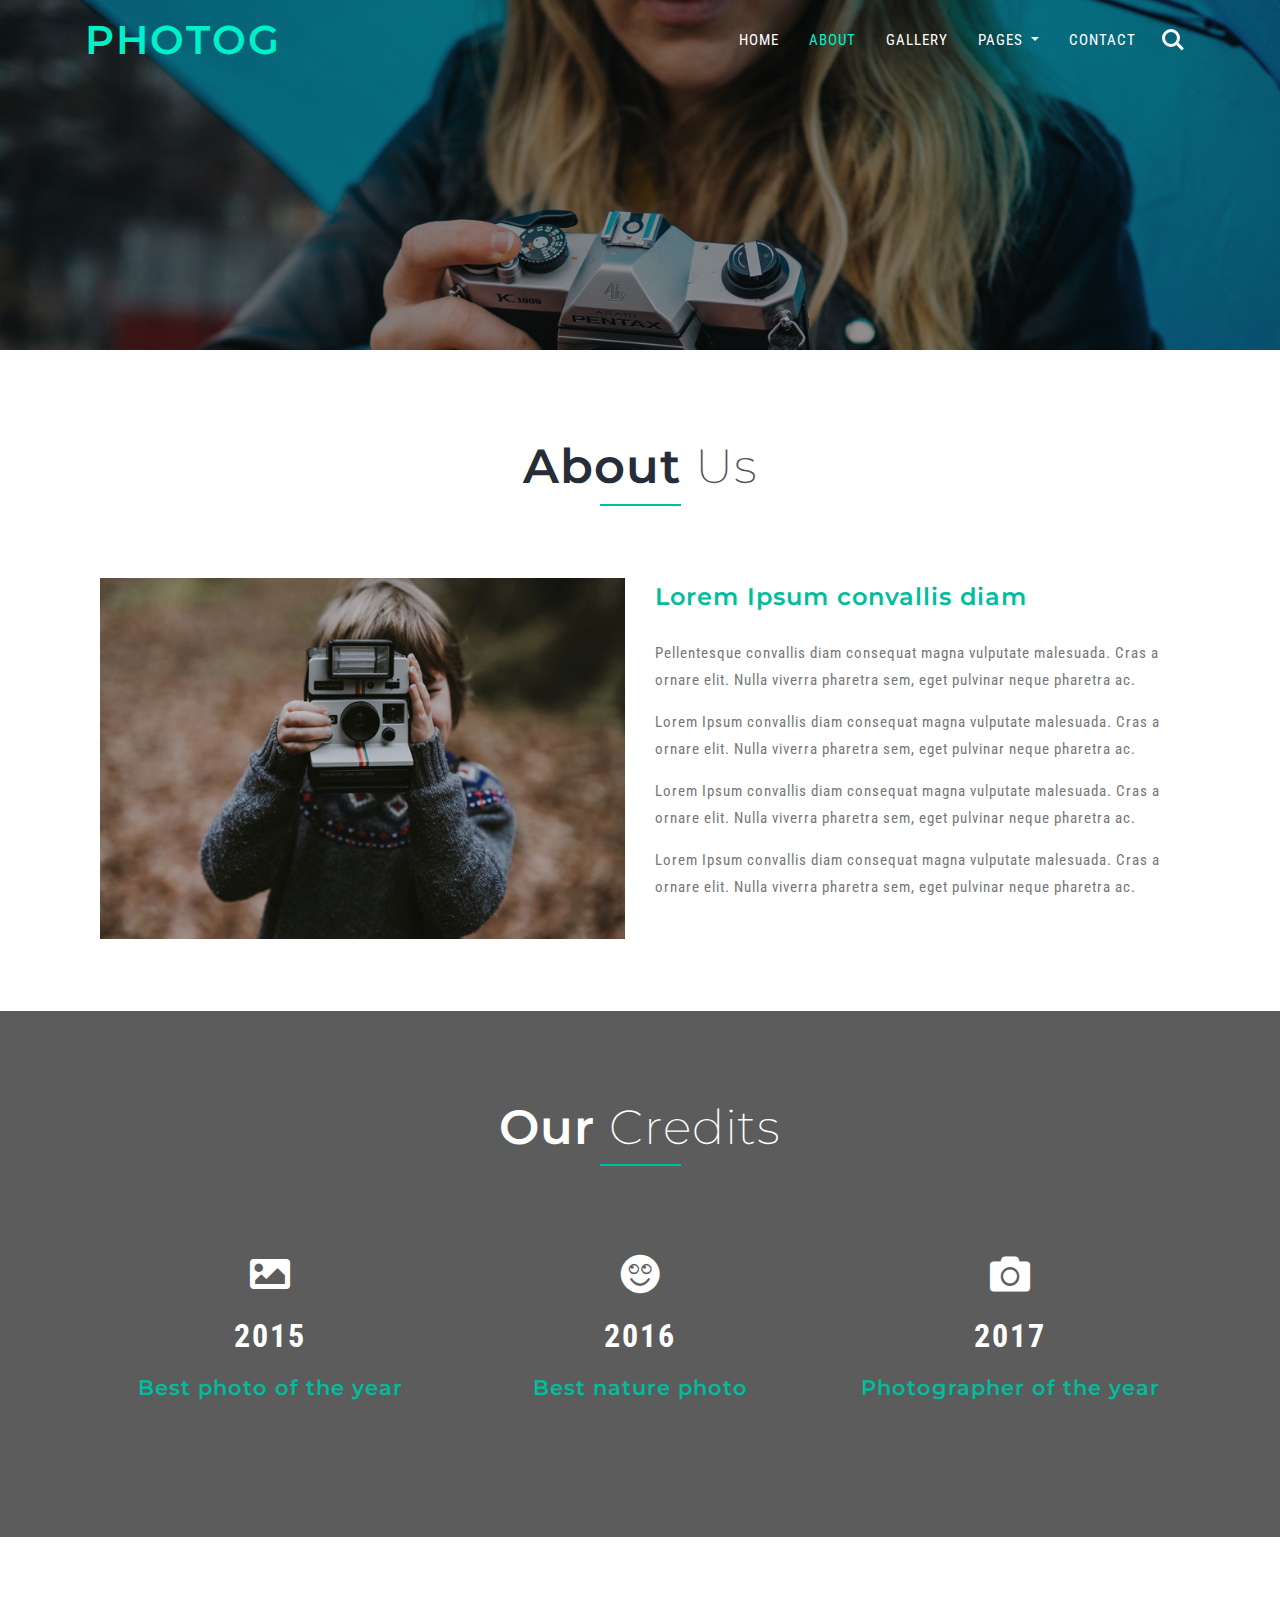
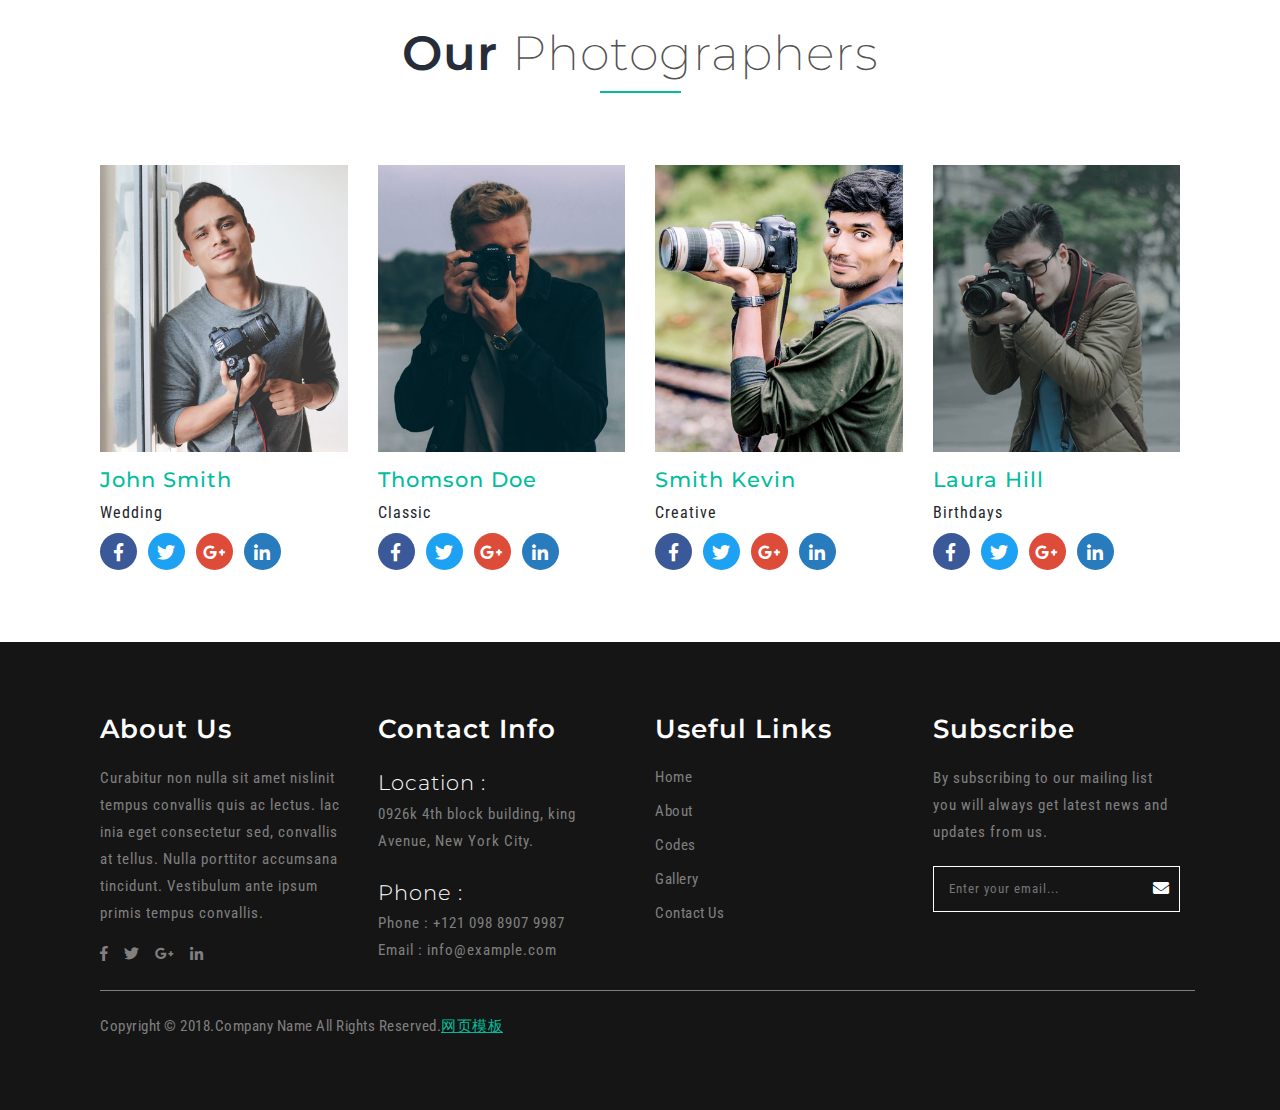
<file: sight/about.html>
<!DOCTYPE html>
<html lang="zxx">
   <head>
      <title>About</title>
      <!-- Meta Tags -->
	 <meta name="viewport" content="width=device-width, initial-scale=1">
    <meta charset="utf-8">
	<meta name="keywords" content="" />
	<script type="application/x-javascript">
		addEventListener("load", function () {
			setTimeout(hideURLbar, 0);
		}, false);

		function hideURLbar() {
			window.scrollTo(0, 1);
		}
	</script>
	<!-- // Meta Tags -->
      <!--booststrap-->
      <link href="css/bootstrap.min.css" rel="stylesheet" type="text/css" media="all">
      <!--//booststrap end-->
      <!-- font-awesome icons -->
      <link href="css/fontawesome-all.css" rel="stylesheet">
      <!-- //font-awesome icons -->
	 <!--stylesheets-->
		<link href="css/style.css" rel='stylesheet' type='text/css' media="all">
      <!--//stylesheets-->
	<link href="http://fonts.googleapis.com/css?family=Montserrat:100,100i,200,200i,300,300i,400,400i,500,500i,600,600i,700,700i,800,800i,900,900i" rel="stylesheet">
<link href="http://fonts.googleapis.com/css?family=Roboto+Condensed:300,300i,400,400i,700" rel="stylesheet">
   </head>
   <body>

<!--/banner-->
<!-- banner -->
<header>
	<section class="banner1">
		<div class="agileits_w3layouts_banner_nav">
		
			<div class="header-bar py-sm-2">
				<div class="container py-2">
				<nav class="navbar navbar-expand-lg navbar-light">
               <div class="hedder-up">
               <h1><a class="navbar-brand" href="index.html">Photog</a></h1>
			   </div>
              <button class="navbar-toggler" type="button" data-toggle="collapse" data-target="#navbarSupportedContent" aria-controls="navbarSupportedContent" aria-expanded="false" aria-label="Toggle navigation">
               <span class="navbar-toggler-icon"></span>
               </button>
               <div class="collapse navbar-collapse justify-content-end" id="navbarSupportedContent">
                   <ul class="navbar-nav">
							 <li class="nav-item">
								<a class="nav-link" href="index.html">Home <span class="sr-only">(current)</span></a>
							 </li>
							 <li class="nav-item active">
								<a href="about.html" class="nav-link">About</a>
							 </li>
							 <li class="nav-item">
								<a href="gallery.html" class="nav-link ">Gallery</a>
							 </li>
							  <li class="nav-item dropdown">
									<a class="nav-link dropdown-toggle" href="#" id="navbarDropdown" role="button" data-toggle="dropdown" aria-haspopup="true"
										aria-expanded="false">
										Pages
									</a>
									<div class="dropdown-menu" aria-labelledby="navbarDropdown">
										<a class="dropdown-item" href="codes.html">Codes</a>
										<div class="dropdown-divider"></div>
										<a class="dropdown-item" href="about.html">About</a>
									</div>
								</li>
							 <li class="nav-item">
								<a href="contact.html" class="nav-link">Contact</a>
							 </li>
						  </ul>
						   <div class="w3_agile_login">
					<div class="cd-main-header">
						<a class="cd-search-trigger" href="#cd-search"> <span></span></a>
						<!-- cd-header-buttons -->
					</div>
					<div id="cd-search" class="cd-search">
						<form action="#" method="post">
							<input name="Search" type="search" placeholder="Search...">
						</form>
					</div>
				</div>

               </div>
            </nav>				
		</div>
   </div>
         <!-- //Navigation -->
	</div>
	</section>
	</header>
	<!-- //banner -->
		<section class="banner_bottom py-5">
		<div class="container py-md-4 mt-md-3"> 
			<div class="wthree_head_section">
				<h2 class="w3l_header">About <span>Us</span></h2>
			</div>
			<div class="inner_sec_info_wthree_agile mt-md-5 pt-4">
				<div class="row help_full">
					<div class="col-lg-6 banner_bottom_grid help">
						<img src="images/g6.jpg" alt=" " class="img-fluid">
					</div>
					<div class="col-lg-6 banner_bottom_left">
						<h4>Lorem Ipsum convallis diam</h4>
						<p>Pellentesque convallis diam consequat magna vulputate malesuada. Cras a ornare elit. Nulla viverra pharetra sem, eget
							pulvinar neque pharetra ac.</p>
						<p>Lorem Ipsum convallis diam consequat magna vulputate malesuada. Cras a ornare elit. Nulla viverra pharetra sem, eget
							pulvinar neque pharetra ac.</p>
						<p>Lorem Ipsum convallis diam consequat magna vulputate malesuada. Cras a ornare elit. Nulla viverra pharetra sem, eget
							pulvinar neque pharetra ac.</p>
							<p>Lorem Ipsum convallis diam consequat magna vulputate malesuada. Cras a ornare elit. Nulla viverra pharetra sem, eget
							pulvinar neque pharetra ac.</p>
					</div>
				</div>
			</div>
		</div>
	</section>
	<!--//ab-->
<!-- stats -->
	<div class="stats">
	<div class="overlay py-5">
		<div class="container py-md-4 mt-md-3">
			<div class="wthree_head_section">
				<h3 class="w3l_header text-white">Our <span class="text-white">Credits</span></h3>
			</div>
			<div class="row inner_w3l_agile_grids-1 mt-md-5 pt-4">
			<div class="col-md-4 w3layouts_stats_left w3_counter_grid">
				<i class="fas fa-image" aria-hidden="true"></i>
				<p>2015</p>
				<h3>Best photo of the year</h3>
			</div>
			<div class="col-md-4 w3layouts_stats_left w3_counter_grid1">
				<i class="fas fa-smile" aria-hidden="true"></i>
				<p>2016</p>
				<h3>Best nature photo</h3>
			</div>
			<div class="col-md-4 w3layouts_stats_left w3_counter_grid3">
				<i class="fas fa-camera" aria-hidden="true"></i>
				<p>2017</p>
				<h3>Photographer of the year</h3>
			</div>
	</div>
   </div>
   </div>   
</div>
<!-- //stats -->

		<!-- team -->
	<section class="wthree-row py-5">
		<div class="container py-md-4 mt-md-3"> 
			<div class="wthree_head_section">
				<h3 class="w3l_header">Our <span>Photographers</span></h3>
			</div>
			<div class="row mt-md-5 pt-4">
				<div class="col-lg-3 col-sm-6 team-grids">
					<div class="team-effect">
						<img src="images/te1.jpg" alt="img" class="img-fluid">
					</div>
					<!-- team text -->
					<div class="footerv2-w3ls mt-3">
						<h4 class="mb-2">John Smith</h4>
						<p class="mb-2">Wedding</p>
						<ul class="social-iconsv2 agileinfo">
							<li>
								<a href="#">
									<i class="fab fa-facebook-f"></i>
								</a>
							</li>
							<li>
								<a href="#">
									<i class="fab fa-twitter"></i>
								</a>
							</li>
							<li>
								<a href="#">
									<i class="fab fa-google-plus-g"></i>
								</a>
							</li>
							<li>
								<a href="#">
									<i class="fab fa-linkedin-in"></i>
								</a>
							</li>
						</ul>
					</div>
					<!-- //team text -->
				</div>
				<div class="col-lg-3 col-sm-6 team-grids mt-sm-0 mt-5">
					<div class="team-effect">
						<img src="images/te3.jpg" alt="img" class="img-fluid">
					</div>
					<!-- team text -->
					<div class="footerv2-w3ls mt-3">
						<h4 class="mb-2">Thomson Doe</h4>
						<p class="mb-2">Classic</p>
						<ul class="social-iconsv2 agileinfo">
							<li>
								<a href="#">
									<i class="fab fa-facebook-f"></i>
								</a>
							</li>
							<li>
								<a href="#">
									<i class="fab fa-twitter"></i>
								</a>
							</li>
							<li>
								<a href="#">
									<i class="fab fa-google-plus-g"></i>
								</a>
							</li>
							<li>
								<a href="#">
									<i class="fab fa-linkedin-in"></i>
								</a>
							</li>
						</ul>
					</div>
					<!-- //team text -->
				</div>
				<div class="col-lg-3 col-sm-6 team-grids mt-lg-0 mt-5">
					<div class="team-effect">
						<img src="images/te2.jpg" alt="img" class="img-fluid">
					</div>
					<!-- team text -->
					<div class="footerv2-w3ls mt-3">
						<h4 class="mb-2">Smith Kevin</h4>
						<p class="mb-2">Creative</p>
						<ul class="social-iconsv2 agileinfo">
							<li>
								<a href="#">
									<i class="fab fa-facebook-f"></i>
								</a>
							</li>
							<li>
								<a href="#">
									<i class="fab fa-twitter"></i>
								</a>
							</li>
							<li>
								<a href="#">
									<i class="fab fa-google-plus-g"></i>
								</a>
							</li>
							<li>
								<a href="#">
									<i class="fab fa-linkedin-in"></i>
								</a>
							</li>
						</ul>
					</div>
					<!-- //team text -->
				</div>
				<div class="col-lg-3 col-sm-6 team-grids mt-lg-0 mt-5">
					<div class="team-effect">
						<img src="images/te4.jpg" alt="img" class="img-fluid">
					</div>
					<!-- team text -->
					<div class="footerv2-w3ls mt-3">
						<h4 class="mb-2">Laura Hill</h4>
						<p class="mb-2">Birthdays</p>
						<ul class="social-iconsv2 agileinfo">
							<li>
								<a href="#">
									<i class="fab fa-facebook-f"></i>
								</a>
							</li>
							<li>
								<a href="#">
									<i class="fab fa-twitter"></i>
								</a>
							</li>
							<li>
								<a href="#">
									<i class="fab fa-google-plus-g"></i>
								</a>
							</li>
							<li>
								<a href="#">
									<i class="fab fa-linkedin-in"></i>
								</a>
							</li>
						</ul>
					</div>
					<!-- //team text -->
				</div>
			</div>
		</div>
	</section>
	<!-- //team -->

<!--footer -->
<footer>
<section class="footer footer_w3layouts_section_1its py-5">
	<div class="container py-md-4">
		<div class="row footer-top">
			<div class="col-lg-3 col-md-6 col-sm-6 footer-grid_section_1its_w3">
				<div class="footer-title">
					<h3>About Us</h3>
				</div>
				<div class="footer-text">
					<p>Curabitur non nulla sit amet nislinit tempus convallis quis ac lectus. lac inia eget consectetur sed, convallis at tellus.
						Nulla porttitor accumsana tincidunt. Vestibulum ante ipsum primis tempus convallis.</p>
					<ul class="social_section_1info">
						<li><a href="#"><i class="fab fa-facebook-f"></i></a></li>
						<li><a href="#"><i class="fab fa-twitter"></i></a></li>
						<li><a href="#"><i class="fab fa-google-plus-g"></i></i></a></li>
						<li><a href="#"><i class="fab fa-linkedin-in"></i></i></a></li>
					</ul>
				</div>
			</div>
			<div class="col-lg-3 col-md-6 col-sm-6 footer-grid_section_1its_w3">
				<div class="footer-title">
					<h3>Contact Info</h3>
				</div>
				<div class="contact-info">
					<h4>Location :</h4>
					<p>0926k 4th block building, king Avenue, New York City.</p>
					<div class="phone">
						<h4>Phone :</h4>
						<p>Phone : +121 098 8907 9987</p>
						<p>Email : <a href="mailto:info@example.com">info@example.com</a></p>
					</div>
				</div>
			</div>
			<div class="col-lg-3 col-md-6 col-sm-6 footer-grid_section_1its_w3">
				<div class="footer-title">
					<h3>Useful Links</h3>
				</div>
				<ul class="links">
					<li><a href="index.html">Home</a></li>
					<li><a href="about.html">About</a></li>
					<li><a href="codes.html">Codes</a></li>
					<li><a href="gallery.html">Gallery</a></li>
					<li><a href="contact.html">Contact Us</a></li>
				</ul>
			</div>
			<div class="col-lg-3 col-md-6 col-sm-6 footer-grid_section_1its_w3">
				<div class="footer-title">
					<h3>Subscribe</h3>
				</div>
				<div class="footer-text">
					<p>By subscribing to our mailing list you will always get latest news and updates from us.</p>
					<form action="#" method="post">
						<input type="email" name="Email" placeholder="Enter your email..." required="">
						<button class="btn1"><i class="fa fa-envelope" aria-hidden="true"></i></button>
						<div class="clearfix"> </div>
					</form>
				</div>
			</div>
		</div>
		<div class="copyright pt-4 mt-4">
			<p>Copyright &copy; 2018.Company name All rights reserved.<a target="_blank" href="http://sc.chinaz.com/moban/">&#x7F51;&#x9875;&#x6A21;&#x677F;</a></p>
		</div>
	</div>
</section>
</footer>
<!-- //footer -->

     <!--js working-->
      <script src="js/jquery.min.js"></script>
      <!--//js working-->
	<!-- smooth scrolling -->
	<script type="text/javascript" src="js/move-top.js"></script>
	<script type="text/javascript" src="js/easing.js"></script>
	<!-- here stars scrolling icon -->
	<script type="text/javascript">
		$(document).ready(function() {
			/*
				var defaults = {
				containerID: 'toTop', // fading element id
				containerHoverID: 'toTopHover', // fading element hover id
				scrollSpeed: 1200,
				easingType: 'linear' 
				};
			*/
								
			$().UItoTop({ easingType: 'easeOutQuart' });
								
			});
	</script>
	<!-- //here ends scrolling icon -->
<!-- //smooth scrolling -->
<!-- scrolling script -->
<script type="text/javascript">
	jQuery(document).ready(function($) {
		$(".scroll").click(function(event){		
			event.preventDefault();
			$('html,body').animate({scrollTop:$(this.hash).offset().top},1000);
		});
	});
</script> 
<!-- //scrolling script -->
 <script src="js/main.js"></script>
<!--bootstrap working-->
    <script src="js/bootstrap.min.js"></script>
 <!-- //bootstrap working-->
   </body>
</html>
</file>
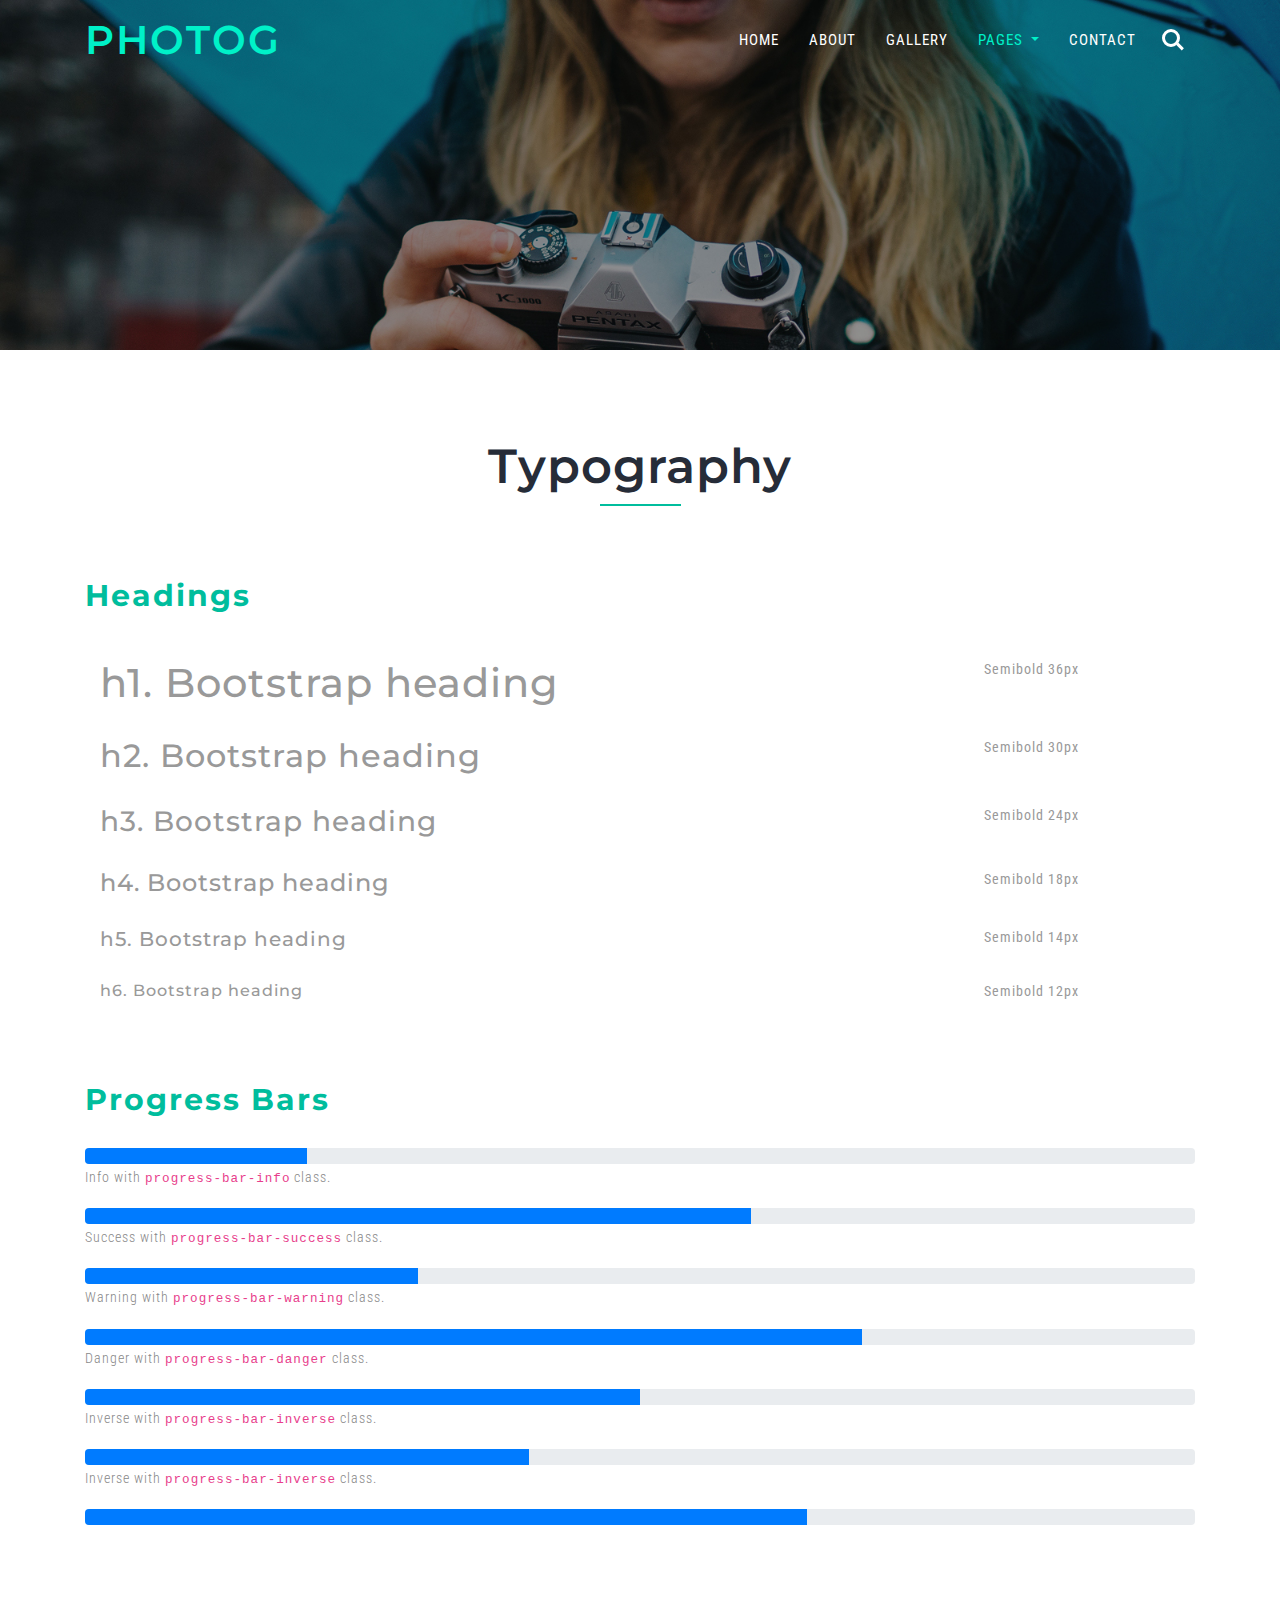
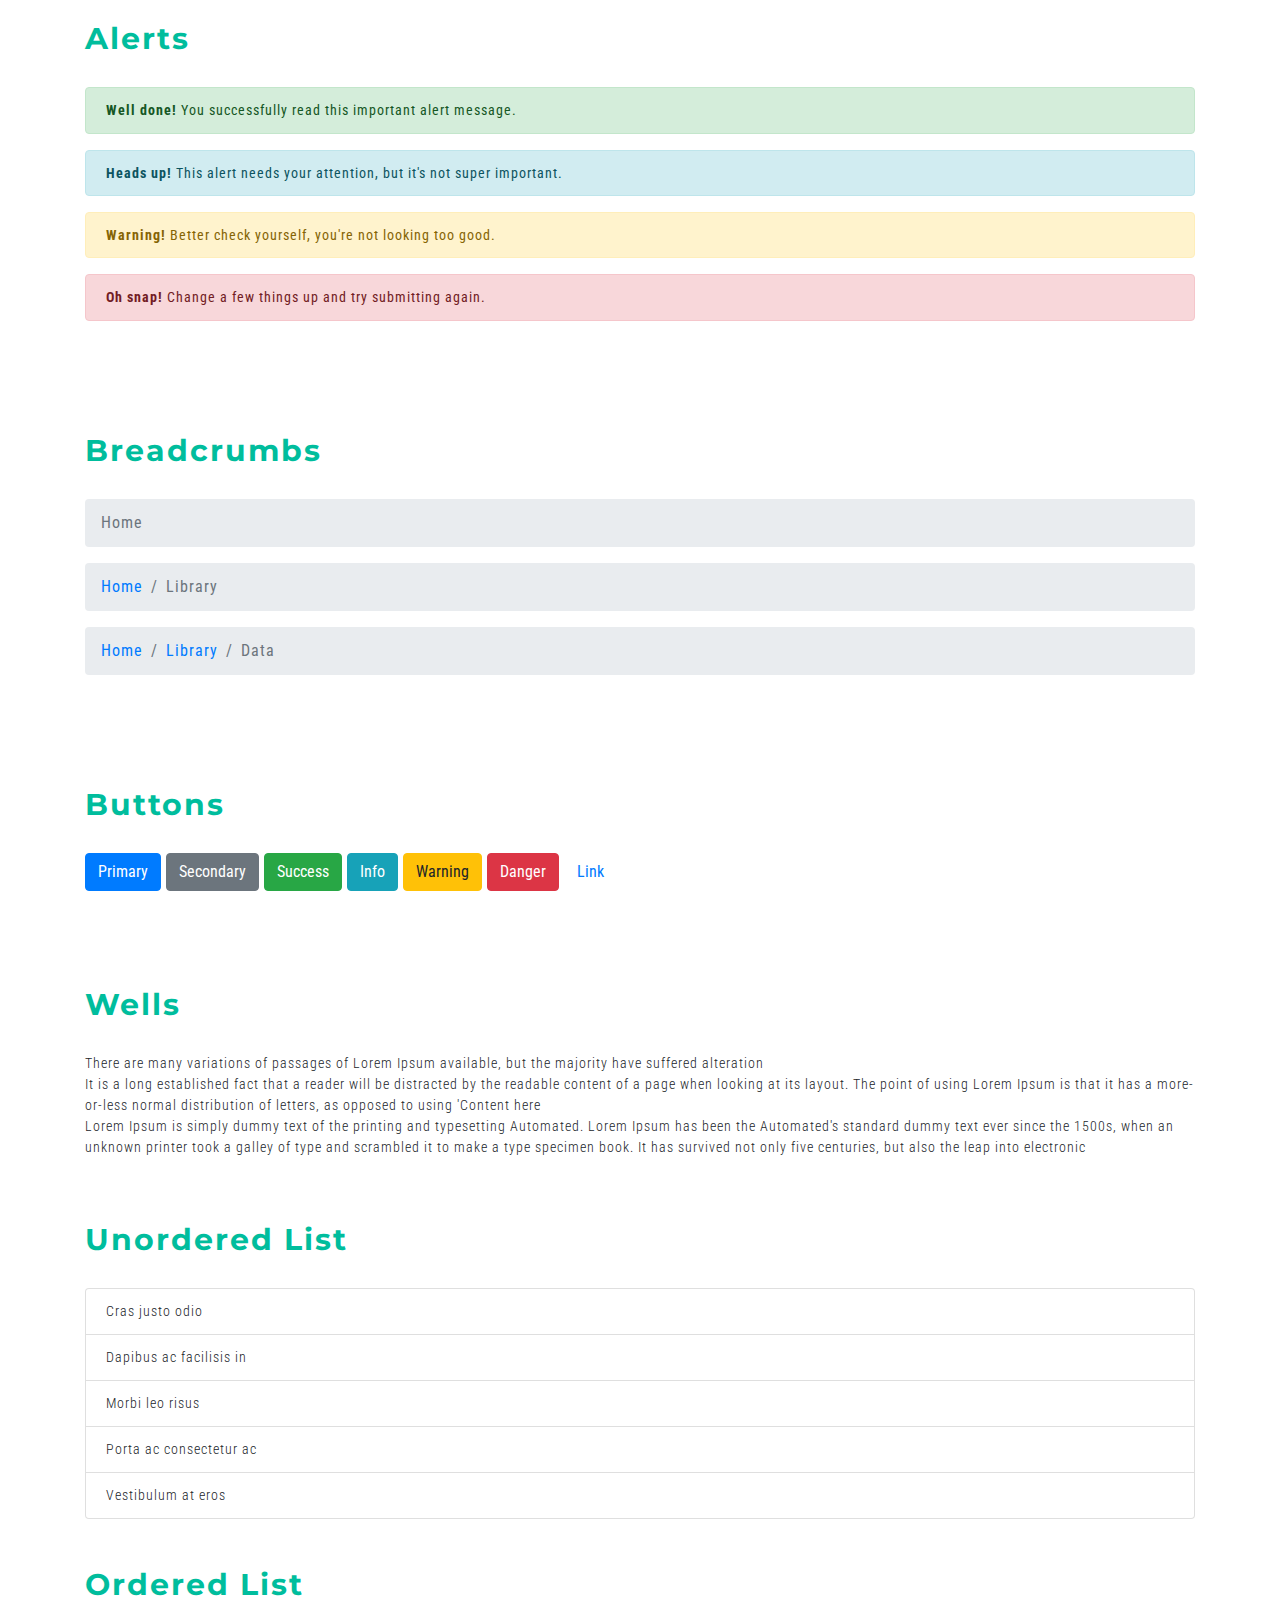
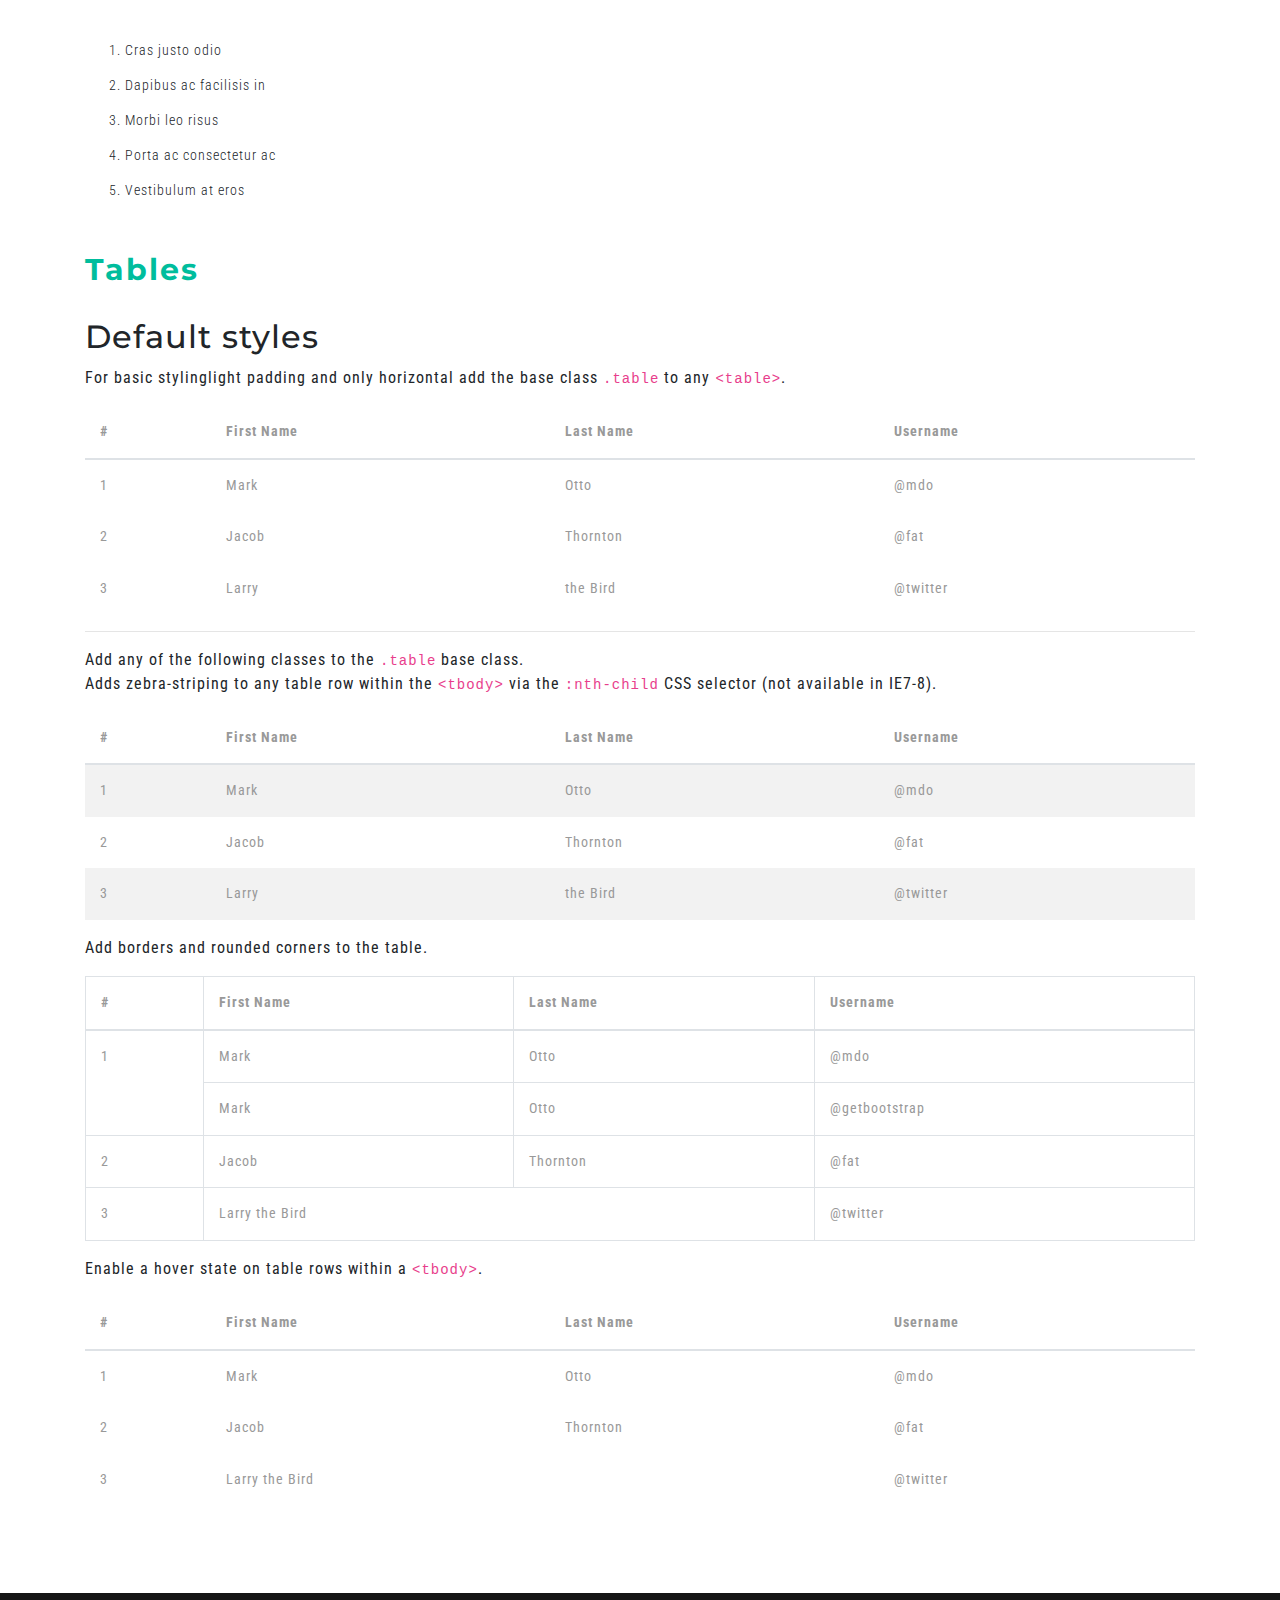
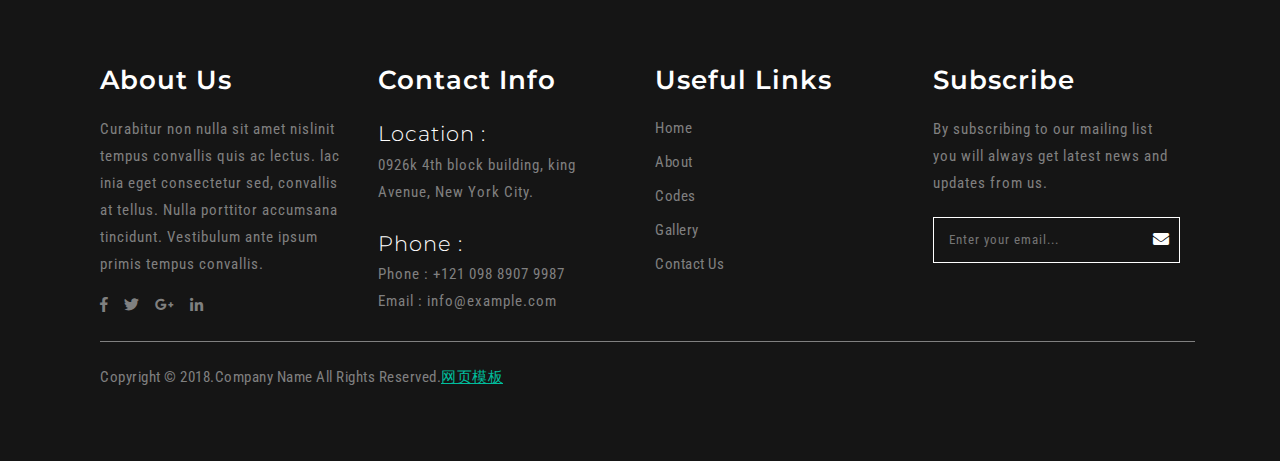
<file: sight/codes.html>
<!DOCTYPE html>
<html lang="zxx">
   <head>
      <title>Codes</title>
      <!-- Meta Tags -->
	 <meta name="viewport" content="width=device-width, initial-scale=1">
    <meta charset="utf-8">
	<meta name="keywords" content="" />
	<script type="application/x-javascript">
		addEventListener("load", function () {
			setTimeout(hideURLbar, 0);
		}, false);

		function hideURLbar() {
			window.scrollTo(0, 1);
		}
	</script>
	<!-- // Meta Tags -->
      <!--booststrap-->
      <link href="css/bootstrap.min.css" rel="stylesheet" type="text/css" media="all">
      <!--//booststrap end-->
      <!-- font-awesome icons -->
      <link href="css/fontawesome-all.css" rel="stylesheet">
      <!-- //font-awesome icons -->
	 <!--stylesheets-->
		<link href="css/style.css" rel='stylesheet' type='text/css' media="all">
      <!--//stylesheets-->
	<link href="http://fonts.googleapis.com/css?family=Montserrat:100,100i,200,200i,300,300i,400,400i,500,500i,600,600i,700,700i,800,800i,900,900i" rel="stylesheet">
<link href="http://fonts.googleapis.com/css?family=Roboto+Condensed:300,300i,400,400i,700" rel="stylesheet">
   </head>
   <body>

<!--/banner-->
<!-- banner -->
<header>
	<section class="banner1">
		<div class="agileits_w3layouts_banner_nav">
		
			<div class="header-bar py-sm-2">
				<div class="container py-2">
				<nav class="navbar navbar-expand-lg navbar-light">
               <div class="hedder-up">
               <h1><a class="navbar-brand" href="index.html">Photog</a></h1>
			   </div>
              <button class="navbar-toggler" type="button" data-toggle="collapse" data-target="#navbarSupportedContent" aria-controls="navbarSupportedContent" aria-expanded="false" aria-label="Toggle navigation">
               <span class="navbar-toggler-icon"></span>
               </button>
               <div class="collapse navbar-collapse justify-content-end" id="navbarSupportedContent">
                   <ul class="navbar-nav">
							 <li class="nav-item">
								<a class="nav-link" href="index.html">Home <span class="sr-only">(current)</span></a>
							 </li>
							 <li class="nav-item">
								<a href="about.html" class="nav-link">About</a>
							 </li>
							 <li class="nav-item">
								<a href="gallery.html" class="nav-link ">Gallery</a>
							 </li>
							  <li class="nav-item active dropdown">
									<a class="nav-link dropdown-toggle" href="#" id="navbarDropdown" role="button" data-toggle="dropdown" aria-haspopup="true"
										aria-expanded="false">
										Pages
									</a>
									<div class="dropdown-menu" aria-labelledby="navbarDropdown">
										<a class="dropdown-item" href="codes.html">Codes</a>
										<div class="dropdown-divider"></div>
										<a class="dropdown-item" href="about.html">About</a>
									</div>
								</li>
							 <li class="nav-item">
								<a href="contact.html" class="nav-link">Contact</a>
							 </li>
						  </ul>
						   <div class="w3_agile_login">
					<div class="cd-main-header">
						<a class="cd-search-trigger" href="#cd-search"> <span></span></a>
						<!-- cd-header-buttons -->
					</div>
					<div id="cd-search" class="cd-search">
						<form action="#" method="post">
							<input name="Search" type="search" placeholder="Search...">
						</form>
					</div>
				</div>

               </div>
            </nav>				
		</div>
   </div>
         <!-- //Navigation -->
	</div>
	</section>
	</header>
	<!-- //banner -->
	<!-- typography -->
	<section class="typo py-5">
		<div class="container py-md-4 mt-md-3">
				<div class="wthree_head_section">
				<h3 class="w3l_header">Typography </h3>
			</div>
			<div class="grid_3 grid_4 w3layouts mt-md-5 pt-4">
				<h3 class="hdg">Headings</h3>
				<div class="bs-example">
					<table class="table">
						<tbody>
							<tr>
								<td><h1 id="h1.-bootstrap-heading">h1. Bootstrap heading<a class="anchorjs-link" href="#h1.-bootstrap-heading"><span class="anchorjs-icon"></span></a></h1></td>
								<td class="type-info">Semibold 36px</td>
							</tr>
							<tr>
								<td><h2 id="h2.-bootstrap-heading">h2. Bootstrap heading<a class="anchorjs-link" href="#h2.-bootstrap-heading"><span class="anchorjs-icon"></span></a></h2></td>
								<td class="type-info">Semibold 30px</td>
							</tr>
							<tr>
								<td><h3 id="h3.-bootstrap-heading">h3. Bootstrap heading<a class="anchorjs-link" href="#h3.-bootstrap-heading"><span class="anchorjs-icon"></span></a></h3></td>
								<td class="type-info">Semibold 24px</td>
							</tr>
							<tr>
								<td><h4 id="h4.-bootstrap-heading">h4. Bootstrap heading<a class="anchorjs-link" href="#h4.-bootstrap-heading"><span class="anchorjs-icon"></span></a></h4></td>
								<td class="type-info">Semibold 18px</td>
							</tr>
							<tr>
								<td><h5 id="h5.-bootstrap-heading">h5. Bootstrap heading<a class="anchorjs-link" href="#h5.-bootstrap-heading"><span class="anchorjs-icon"></span></a></h5></td>
								<td class="type-info">Semibold 14px</td>
							</tr>
							<tr>
								<td><h6>h6. Bootstrap heading</h6></td>
								<td class="type-info">Semibold 12px</td>
							</tr>
						</tbody>
					</table>
				</div>
			</div>
		
			<div class="grid_3 grid_5 w3l">
				<h3>Progress Bars</h3>
				<div class="tab-content">
					<div class="tab-pane active" id="domprogress">
						<div class="progress">    
							<div class="progress-bar progress-bar-primary" style="width: 20%"></div>
						</div>
						<p>Info with <code>progress-bar-info</code> class.</p>
						<div class="progress">    
							<div class="progress-bar progress-bar-info" style="width: 60%"></div>
						</div>
						<p>Success with <code>progress-bar-success</code> class.</p>
						<div class="progress">
							<div class="progress-bar progress-bar-success" style="width: 30%"></div>
						</div>
						<p>Warning with <code>progress-bar-warning</code> class.</p>
						<div class="progress">
							<div class="progress-bar progress-bar-warning" style="width: 70%"></div>
						</div>
						<p>Danger with <code>progress-bar-danger</code> class.</p>
						<div class="progress">
							<div class="progress-bar progress-bar-danger" style="width: 50%"></div>
						</div>
						<p>Inverse with <code>progress-bar-inverse</code> class.</p>
						<div class="progress">
							<div class="progress-bar progress-bar-inverse" style="width: 40%"></div>
						</div>
						<p>Inverse with <code>progress-bar-inverse</code> class.</p>
						<div class="progress">
							<div class="progress-bar progress-bar-success" style="width: 35%"><span class="sr-only">35% Complete (success)</span></div>
							<div class="progress-bar progress-bar-warning" style="width: 20%"><span class="sr-only">20% Complete (warning)</span></div>
							<div class="progress-bar progress-bar-danger" style="width: 10%"><span class="sr-only">10% Complete (danger)</span></div>
						</div>
					</div>
				</div>
			</div>
			<div class="grid_3 grid_5 w3ls">
				<h3>Alerts</h3>
				<div class="alert alert-success" role="alert">
				  <strong>Well done!</strong> You successfully read this important alert message.
				</div>
				<div class="alert alert-info" role="alert">
				  <strong>Heads up!</strong> This alert needs your attention, but it's not super important.
				</div>
				<div class="alert alert-warning" role="alert">
				  <strong>Warning!</strong> Better check yourself, you're not looking too good.
				</div>
				<div class="alert alert-danger" role="alert">
				  <strong>Oh snap!</strong> Change a few things up and try submitting again.
				</div>
			</div>
			<div class="grid_3 grid_5 agileinfo">
				<h3>Breadcrumbs</h3>
				<ol class="breadcrumb">
					  <li class="breadcrumb-item active">Home</li>
					</ol>
					<ol class="breadcrumb">
					  <li class="breadcrumb-item"><a href="#">Home</a></li>
					  <li class="breadcrumb-item active">Library</li>
					</ol>
					<ol class="breadcrumb">
					  <li class="breadcrumb-item"><a href="#">Home</a></li>
					  <li class="breadcrumb-item"><a href="#">Library</a></li>
					  <li class="breadcrumb-item active">Data</li>
					</ol>
			</div>
			<div class="grid_3 grid_5 wthree">
				<h3>Buttons</h3>
				<!-- Provides extra visual weight and identifies the primary action in a set of buttons -->
				<button type="button" class="btn btn-primary">Primary</button>

				<!-- Secondary, outline button -->
				<button type="button" class="btn btn-secondary">Secondary</button>

				<!-- Indicates a successful or positive action -->
				<button type="button" class="btn btn-success">Success</button>

				<!-- Contextual button for informational alert messages -->
				<button type="button" class="btn btn-info">Info</button>

				<!-- Indicates caution should be taken with this action -->
				<button type="button" class="btn btn-warning">Warning</button>

				<!-- Indicates a dangerous or potentially negative action -->
				<button type="button" class="btn btn-danger">Danger</button>

				<!-- Deemphasize a button by making it look like a link while maintaining button behavior -->
				<button type="button" class="btn btn-link">Link</button>
			   
			</div>			
			<div class="grid_3 grid_5 agile">
				<h3>Wells</h3>
				<div class="well">
					There are many variations of passages of Lorem Ipsum available, but the majority have suffered alteration
				</div>
				<div class="well">
					It is a long established fact that a reader will be distracted by the readable content of a page when looking at its layout. The point of using Lorem Ipsum is that it has a more-or-less normal distribution of letters, as opposed to using 'Content here
				</div>
				<div class="well">
						Lorem Ipsum is simply dummy text of the printing and typesetting Automated. Lorem Ipsum has been the Automated's standard dummy text ever since the 1500s, when an unknown printer took a galley of type and scrambled it to make a type specimen book. It has survived not only five centuries, but also the leap into electronic
				</div>
			</div>
			<h3 class="bars">Unordered List</h3>
			<ul class="list-group w3-agile">
			  <li class="list-group-item">Cras justo odio</li>
			  <li class="list-group-item">Dapibus ac facilisis in</li>
			  <li class="list-group-item">Morbi leo risus</li>
			  <li class="list-group-item">Porta ac consectetur ac</li>
			  <li class="list-group-item">Vestibulum at eros</li>
			</ul>
			<h3 class="bars">Ordered List</h3>
			<ol>
				<li class="list-group-item1">Cras justo odio</li>
				<li class="list-group-item1">Dapibus ac facilisis in</li>
				<li class="list-group-item1">Morbi leo risus</li>
				<li class="list-group-item1">Porta ac consectetur ac</li>
				<li class="list-group-item1">Vestibulum at eros</li>
			</ol>
		
			<div class="page-header">
				<h3 class="bars">Tables</h3>
			</div>
			<h2 class="typoh2">Default styles</h2>
			<p>For basic stylinglight padding and only horizontal add the base class <code>.table</code> to any <code>&lt;table&gt;</code>.</p>
			<div class="bs-docs-example">
				<table class="table">
					<thead>
						<tr>
							<th>#</th>
							<th>First Name</th>
							<th>Last Name</th>
							<th>Username</th>
						</tr>
					</thead>
					<tbody>
						<tr>
							<td>1</td>
							<td>Mark</td>
							<td>Otto</td>
							<td>@mdo</td>
						</tr>
						<tr>
							<td>2</td>
							<td>Jacob</td>
							<td>Thornton</td>
							<td>@fat</td>
						</tr>
						<tr>
							<td>3</td>
							<td>Larry</td>
							<td>the Bird</td>
							<td>@twitter</td>
						</tr>
					</tbody>
				</table>
			</div>
			<hr class="bs-docs-separator">
			<p>Add any of the following classes to the <code>.table</code> base class.</p>
			<p>Adds zebra-striping to any table row within the <code>&lt;tbody&gt;</code> via the <code>:nth-child</code> CSS selector (not available in IE7-8).</p>
			<div class="bs-docs-example">
				<table class="table table-striped">
					<thead>
						<tr>
							<th>#</th>
							<th>First Name</th>
							<th>Last Name</th>
							<th>Username</th>
						</tr>
					</thead>
					<tbody>
						<tr>
							<td>1</td>
							<td>Mark</td>
							<td>Otto</td>
							<td>@mdo</td>
						</tr>
						<tr>
							<td>2</td>
							<td>Jacob</td>
							<td>Thornton</td>
							<td>@fat</td>
						</tr>
						<tr>
							<td>3</td>
							<td>Larry</td>
							<td>the Bird</td>
							<td>@twitter</td>
						</tr>
					</tbody>
				</table>
			</div>
			<p>Add borders and rounded corners to the table.</p>
			<div class="bs-docs-example">
				<table class="table table-bordered">
					<thead>
						<tr>
							<th>#</th>
							<th>First Name</th>
							<th>Last Name</th>
							<th>Username</th>
						</tr>
					</thead>
					<tbody>
						<tr>
							<td rowspan="2">1</td>
							<td>Mark</td>
							<td>Otto</td>
							<td>@mdo</td>
						</tr>
						<tr>
							<td>Mark</td>
							<td>Otto</td>
							<td>@getbootstrap</td>
						</tr>
						<tr>
							<td>2</td>
							<td>Jacob</td>
							<td>Thornton</td>
							<td>@fat</td>
						</tr>
						<tr>
							<td>3</td>
							<td colspan="2">Larry the Bird</td>
							<td>@twitter</td>
						</tr>
					</tbody>
				</table>
			</div>
			<p>Enable a hover state on table rows within a <code>&lt;tbody&gt;</code>.</p>
			<div class="bs-docs-example">
				<table class="table table-hover">
					<thead>
						<tr>
						  <th>#</th>
						  <th>First Name</th>
						  <th>Last Name</th>
						  <th>Username</th>
						</tr>
					</thead>
					<tbody>
						<tr>
						  <td>1</td>
						  <td>Mark</td>
						  <td>Otto</td>
						  <td>@mdo</td>
						</tr>
						<tr>
						  <td>2</td>
						  <td>Jacob</td>
						  <td>Thornton</td>
						  <td>@fat</td>
						</tr>
						<tr>
						  <td>3</td>
						  <td colspan="2">Larry the Bird</td>
						  <td>@twitter</td>
						</tr>
					</tbody>
				</table>
			</div>
		</div>
	</section>
	<!-- //typography -->

<!--footer -->
<footer>
<section class="footer footer_w3layouts_section_1its py-5">
	<div class="container py-md-4">
		<div class="row footer-top">
			<div class="col-lg-3 col-md-6 col-sm-6 footer-grid_section_1its_w3">
				<div class="footer-title">
					<h3>About Us</h3>
				</div>
				<div class="footer-text">
					<p>Curabitur non nulla sit amet nislinit tempus convallis quis ac lectus. lac inia eget consectetur sed, convallis at tellus.
						Nulla porttitor accumsana tincidunt. Vestibulum ante ipsum primis tempus convallis.</p>
					<ul class="social_section_1info">
						<li><a href="#"><i class="fab fa-facebook-f"></i></a></li>
						<li><a href="#"><i class="fab fa-twitter"></i></a></li>
						<li><a href="#"><i class="fab fa-google-plus-g"></i></i></a></li>
						<li><a href="#"><i class="fab fa-linkedin-in"></i></i></a></li>
					</ul>
				</div>
			</div>
			<div class="col-lg-3 col-md-6 col-sm-6 footer-grid_section_1its_w3">
				<div class="footer-title">
					<h3>Contact Info</h3>
				</div>
				<div class="contact-info">
					<h4>Location :</h4>
					<p>0926k 4th block building, king Avenue, New York City.</p>
					<div class="phone">
						<h4>Phone :</h4>
						<p>Phone : +121 098 8907 9987</p>
						<p>Email : <a href="mailto:info@example.com">info@example.com</a></p>
					</div>
				</div>
			</div>
			<div class="col-lg-3 col-md-6 col-sm-6 footer-grid_section_1its_w3">
				<div class="footer-title">
					<h3>Useful Links</h3>
				</div>
				<ul class="links">
					<li><a href="index.html">Home</a></li>
					<li><a href="about.html">About</a></li>
					<li><a href="codes.html">Codes</a></li>
					<li><a href="gallery.html">Gallery</a></li>
					<li><a href="contact.html">Contact Us</a></li>
				</ul>
			</div>
			<div class="col-lg-3 col-md-6 col-sm-6 footer-grid_section_1its_w3">
				<div class="footer-title">
					<h3>Subscribe</h3>
				</div>
				<div class="footer-text">
					<p>By subscribing to our mailing list you will always get latest news and updates from us.</p>
					<form action="#" method="post">
						<input type="email" name="Email" placeholder="Enter your email..." required="">
						<button class="btn1"><i class="fa fa-envelope" aria-hidden="true"></i></button>
						<div class="clearfix"> </div>
					</form>
				</div>
			</div>
		</div>
		<div class="copyright pt-4 mt-4">
			<p>Copyright &copy; 2018.Company name All rights reserved.<a target="_blank" href="http://sc.chinaz.com/moban/">&#x7F51;&#x9875;&#x6A21;&#x677F;</a></p>
		</div>
	</div>
</section>
</footer>
<!-- //footer -->

     <!--js working-->
      <script src="js/jquery.min.js"></script>
      <!--//js working-->
	<!-- smooth scrolling -->
	<script type="text/javascript" src="js/move-top.js"></script>
	<script type="text/javascript" src="js/easing.js"></script>
	<!-- here stars scrolling icon -->
	<script type="text/javascript">
		$(document).ready(function() {
			/*
				var defaults = {
				containerID: 'toTop', // fading element id
				containerHoverID: 'toTopHover', // fading element hover id
				scrollSpeed: 1200,
				easingType: 'linear' 
				};
			*/
								
			$().UItoTop({ easingType: 'easeOutQuart' });
								
			});
	</script>
	<!-- //here ends scrolling icon -->
<!-- //smooth scrolling -->
<!-- scrolling script -->
<script type="text/javascript">
	jQuery(document).ready(function($) {
		$(".scroll").click(function(event){		
			event.preventDefault();
			$('html,body').animate({scrollTop:$(this.hash).offset().top},1000);
		});
	});
</script> 
<!-- //scrolling script -->
 <script src="js/main.js"></script>
<!--bootstrap working-->
    <script src="js/bootstrap.min.js"></script>
 <!-- //bootstrap working-->
   </body>
</html>
</file>
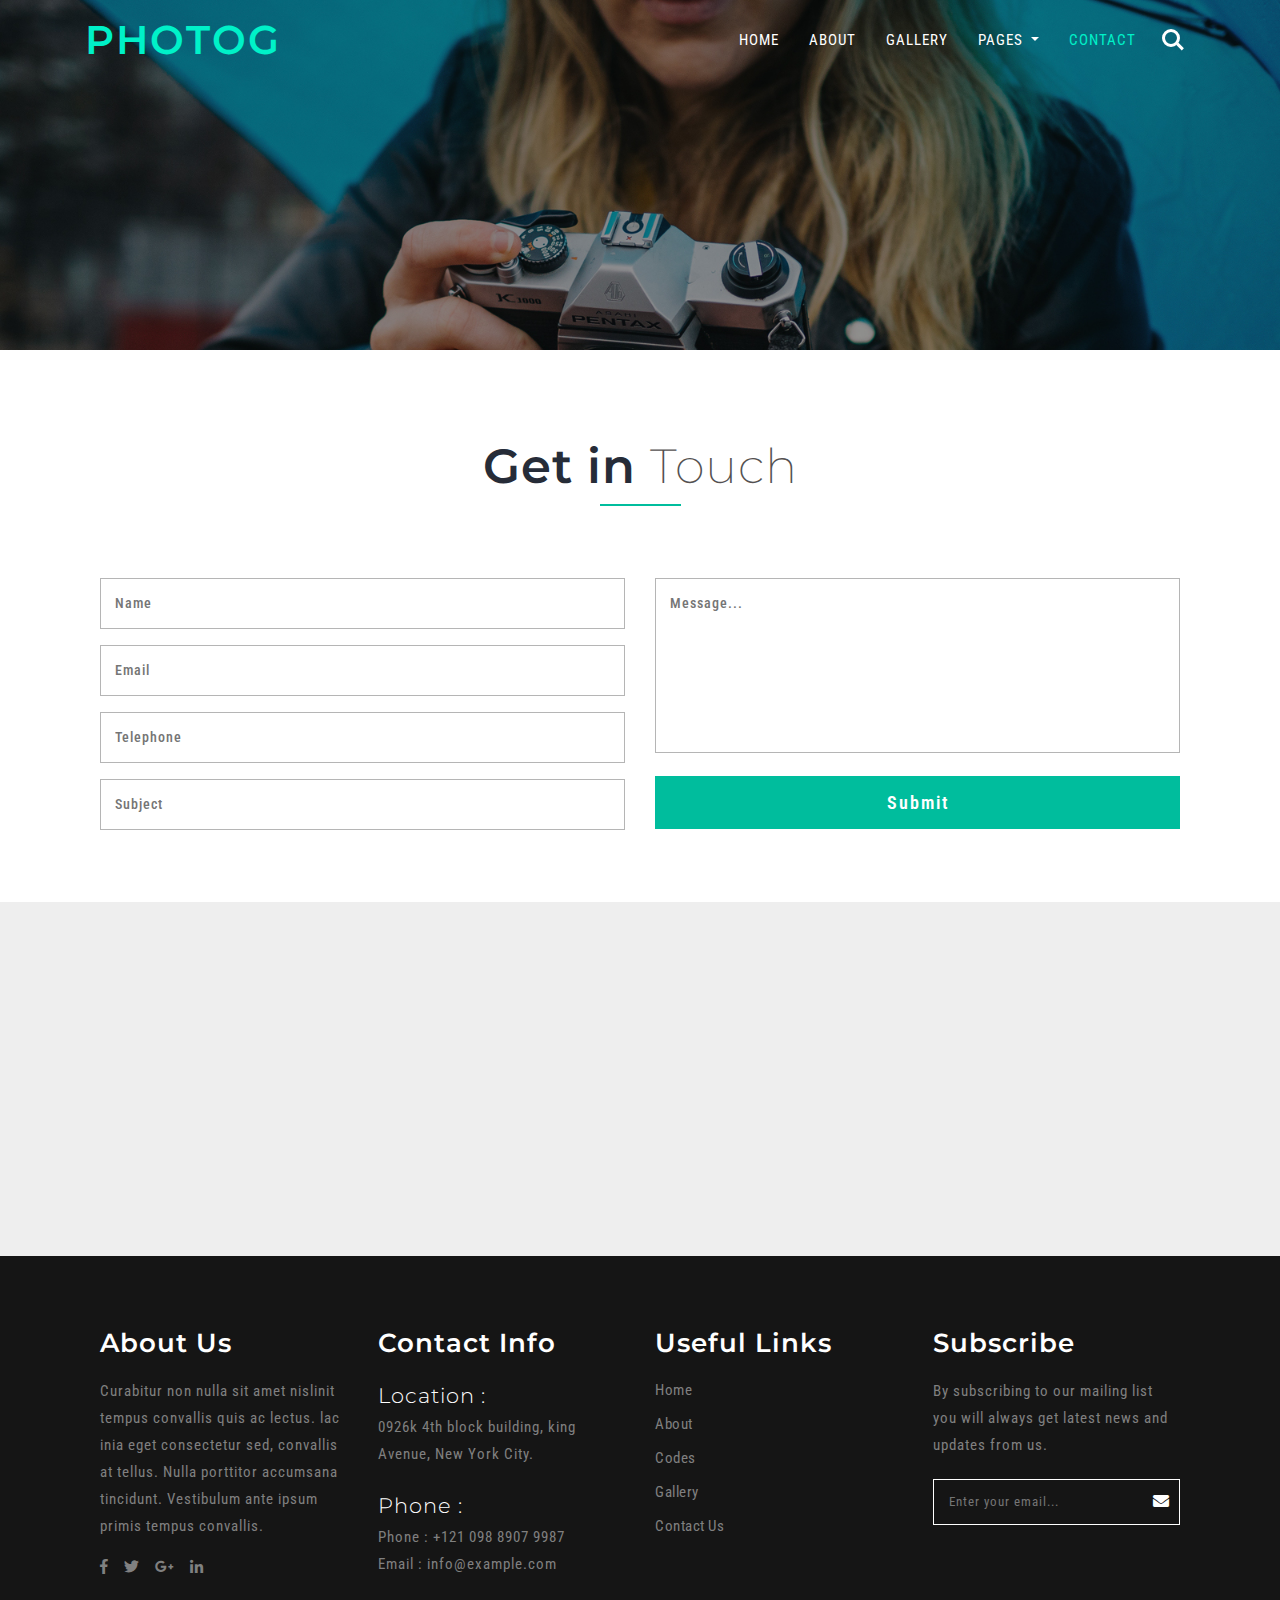
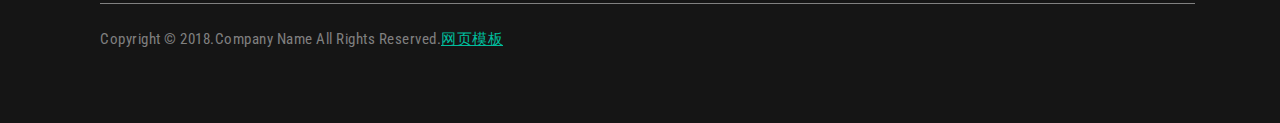
<file: sight/contact.html>
<!DOCTYPE html>
<html lang="zxx">
   <head>
      <title>Contact</title>
      <!-- Meta Tags -->
	 <meta name="viewport" content="width=device-width, initial-scale=1">
    <meta charset="utf-8">
	<meta name="keywords" content="" />
	<script type="application/x-javascript">
		addEventListener("load", function () {
			setTimeout(hideURLbar, 0);
		}, false);

		function hideURLbar() {
			window.scrollTo(0, 1);
		}
	</script>
	<!-- // Meta Tags -->
      <!--booststrap-->
      <link href="css/bootstrap.min.css" rel="stylesheet" type="text/css" media="all">
      <!--//booststrap end-->
      <!-- font-awesome icons -->
      <link href="css/fontawesome-all.css" rel="stylesheet">
      <!-- //font-awesome icons -->
	 <!--stylesheets-->
		<link href="css/style.css" rel='stylesheet' type='text/css' media="all">
      <!--//stylesheets-->
	<link href="http://fonts.googleapis.com/css?family=Montserrat:100,100i,200,200i,300,300i,400,400i,500,500i,600,600i,700,700i,800,800i,900,900i" rel="stylesheet">
<link href="http://fonts.googleapis.com/css?family=Roboto+Condensed:300,300i,400,400i,700" rel="stylesheet">
   </head>
   <body>

<!--/banner-->
<!-- banner -->
<header>
	<section class="banner1">
		<div class="agileits_w3layouts_banner_nav">
		
			<div class="header-bar py-sm-2">
				<div class="container py-2">
				<nav class="navbar navbar-expand-lg navbar-light">
               <div class="hedder-up">
               <h1><a class="navbar-brand" href="index.html">Photog</a></h1>
			   </div>
              <button class="navbar-toggler" type="button" data-toggle="collapse" data-target="#navbarSupportedContent" aria-controls="navbarSupportedContent" aria-expanded="false" aria-label="Toggle navigation">
               <span class="navbar-toggler-icon"></span>
               </button>
               <div class="collapse navbar-collapse justify-content-end" id="navbarSupportedContent">
                   <ul class="navbar-nav">
							 <li class="nav-item">
								<a class="nav-link" href="index.html">Home <span class="sr-only">(current)</span></a>
							 </li>
							 <li class="nav-item">
								<a href="about.html" class="nav-link">About</a>
							 </li>
							 <li class="nav-item">
								<a href="gallery.html" class="nav-link ">Gallery</a>
							 </li>
							  <li class="nav-item dropdown">
									<a class="nav-link dropdown-toggle" href="#" id="navbarDropdown" role="button" data-toggle="dropdown" aria-haspopup="true"
										aria-expanded="false">
										Pages
									</a>
									<div class="dropdown-menu" aria-labelledby="navbarDropdown">
										<a class="dropdown-item" href="codes.html">Codes</a>
										<div class="dropdown-divider"></div>
										<a class="dropdown-item" href="about.html">About</a>
									</div>
								</li>
							 <li class="nav-item active">
								<a href="contact.html" class="nav-link">Contact</a>
							 </li>
						  </ul>
						   <div class="w3_agile_login">
					<div class="cd-main-header">
						<a class="cd-search-trigger" href="#cd-search"> <span></span></a>
						<!-- cd-header-buttons -->
					</div>
					<div id="cd-search" class="cd-search">
						<form action="#" method="post">
							<input name="Search" type="search" placeholder="Search...">
						</form>
					</div>
				</div>

               </div>
            </nav>				
		</div>
   </div>
         <!-- //Navigation -->
	</div>
	</section>
	</header>
	<!-- //banner -->
	<!-- contact -->
	<section class="contact-innpage py-5">
		<div class="container py-md-4 mt-md-3">
				<div class="wthree_head_section">
				<h2 class="w3l_header">Get in <span>Touch</span></h2>
			</div>
			<form action="#" method="post">
			<div class="row mail_grid_w3l mt-md-5 pt-4">
				
					<div class="col-md-6 contact_left_grid">
						<div class="contact-fields-w3ls">
							<input type="text" name="Name" placeholder="Name" required="">
						</div>
						<div class="contact-fields-w3ls">
							<input type="email" name="Email" placeholder="Email" required="">
						</div>
						<div class="contact-fields-w3ls">
							<input type="text" name="Telephone" placeholder="Telephone" required="">
						</div>
						<div class="contact-fields-w3ls">
							<input type="text" name="Subject" placeholder="Subject" required="">
						</div>
					</div>
					<div class="col-md-6 contact_left_grid rgt_gd">
						<div class="contact-fields-w3ls">
							<textarea name="Message" placeholder="Message..." required=""></textarea>
						</div>
						<input type="submit" value="Submit">
					</div>
				
			</div>
			</form>
		</div>
	</section>
	<!-- //contact -->
	<section class="map-section">
		<iframe src="https://www.google.com/maps/embed?pb=!1m18!1m12!1m3!1d387193.30591910525!2d-74.25986432970718!3d40.697149422113014!2m3!1f0!2f0!3f0!3m2!1i1024!2i768!4f13.1!3m3!1m2!1s0x89c24fa5d33f083b%3A0xc80b8f06e177fe62!2sNew+York%2C+NY%2C+USA!5e0!3m2!1sen!2sin!4v1521710297542"></iframe>
	</section>

<!--footer -->
<footer>
<section class="footer footer_w3layouts_section_1its py-5">
	<div class="container py-md-4">
		<div class="row footer-top">
			<div class="col-lg-3 col-md-6 col-sm-6 footer-grid_section_1its_w3">
				<div class="footer-title">
					<h3>About Us</h3>
				</div>
				<div class="footer-text">
					<p>Curabitur non nulla sit amet nislinit tempus convallis quis ac lectus. lac inia eget consectetur sed, convallis at tellus.
						Nulla porttitor accumsana tincidunt. Vestibulum ante ipsum primis tempus convallis.</p>
					<ul class="social_section_1info">
						<li><a href="#"><i class="fab fa-facebook-f"></i></a></li>
						<li><a href="#"><i class="fab fa-twitter"></i></a></li>
						<li><a href="#"><i class="fab fa-google-plus-g"></i></i></a></li>
						<li><a href="#"><i class="fab fa-linkedin-in"></i></i></a></li>
					</ul>
				</div>
			</div>
			<div class="col-lg-3 col-md-6 col-sm-6 footer-grid_section_1its_w3">
				<div class="footer-title">
					<h3>Contact Info</h3>
				</div>
				<div class="contact-info">
					<h4>Location :</h4>
					<p>0926k 4th block building, king Avenue, New York City.</p>
					<div class="phone">
						<h4>Phone :</h4>
						<p>Phone : +121 098 8907 9987</p>
						<p>Email : <a href="mailto:info@example.com">info@example.com</a></p>
					</div>
				</div>
			</div>
			<div class="col-lg-3 col-md-6 col-sm-6 footer-grid_section_1its_w3">
				<div class="footer-title">
					<h3>Useful Links</h3>
				</div>
				<ul class="links">
					<li><a href="index.html">Home</a></li>
					<li><a href="about.html">About</a></li>
					<li><a href="codes.html">Codes</a></li>
					<li><a href="gallery.html">Gallery</a></li>
					<li><a href="contact.html">Contact Us</a></li>
				</ul>
			</div>
			<div class="col-lg-3 col-md-6 col-sm-6 footer-grid_section_1its_w3">
				<div class="footer-title">
					<h3>Subscribe</h3>
				</div>
				<div class="footer-text">
					<p>By subscribing to our mailing list you will always get latest news and updates from us.</p>
					<form action="#" method="post">
						<input type="email" name="Email" placeholder="Enter your email..." required="">
						<button class="btn1"><i class="fa fa-envelope" aria-hidden="true"></i></button>
						<div class="clearfix"> </div>
					</form>
				</div>
			</div>
		</div>
		<div class="copyright pt-4 mt-4">
			<p>Copyright &copy; 2018.Company name All rights reserved.<a target="_blank" href="http://sc.chinaz.com/moban/">&#x7F51;&#x9875;&#x6A21;&#x677F;</a></p>
		</div>
	</div>
</section>
</footer>
<!-- //footer -->

     <!--js working-->
      <script src="js/jquery.min.js"></script>
      <!--//js working-->
	<!-- smooth scrolling -->
	<script type="text/javascript" src="js/move-top.js"></script>
	<script type="text/javascript" src="js/easing.js"></script>
	<!-- here stars scrolling icon -->
	<script type="text/javascript">
		$(document).ready(function() {
			/*
				var defaults = {
				containerID: 'toTop', // fading element id
				containerHoverID: 'toTopHover', // fading element hover id
				scrollSpeed: 1200,
				easingType: 'linear' 
				};
			*/
								
			$().UItoTop({ easingType: 'easeOutQuart' });
								
			});
	</script>
	<!-- //here ends scrolling icon -->
<!-- //smooth scrolling -->
<!-- scrolling script -->
<script type="text/javascript">
	jQuery(document).ready(function($) {
		$(".scroll").click(function(event){		
			event.preventDefault();
			$('html,body').animate({scrollTop:$(this.hash).offset().top},1000);
		});
	});
</script> 
<!-- //scrolling script -->
 <script src="js/main.js"></script>
<!--bootstrap working-->
    <script src="js/bootstrap.min.js"></script>
 <!-- //bootstrap working-->
   </body>
</html>
</file>
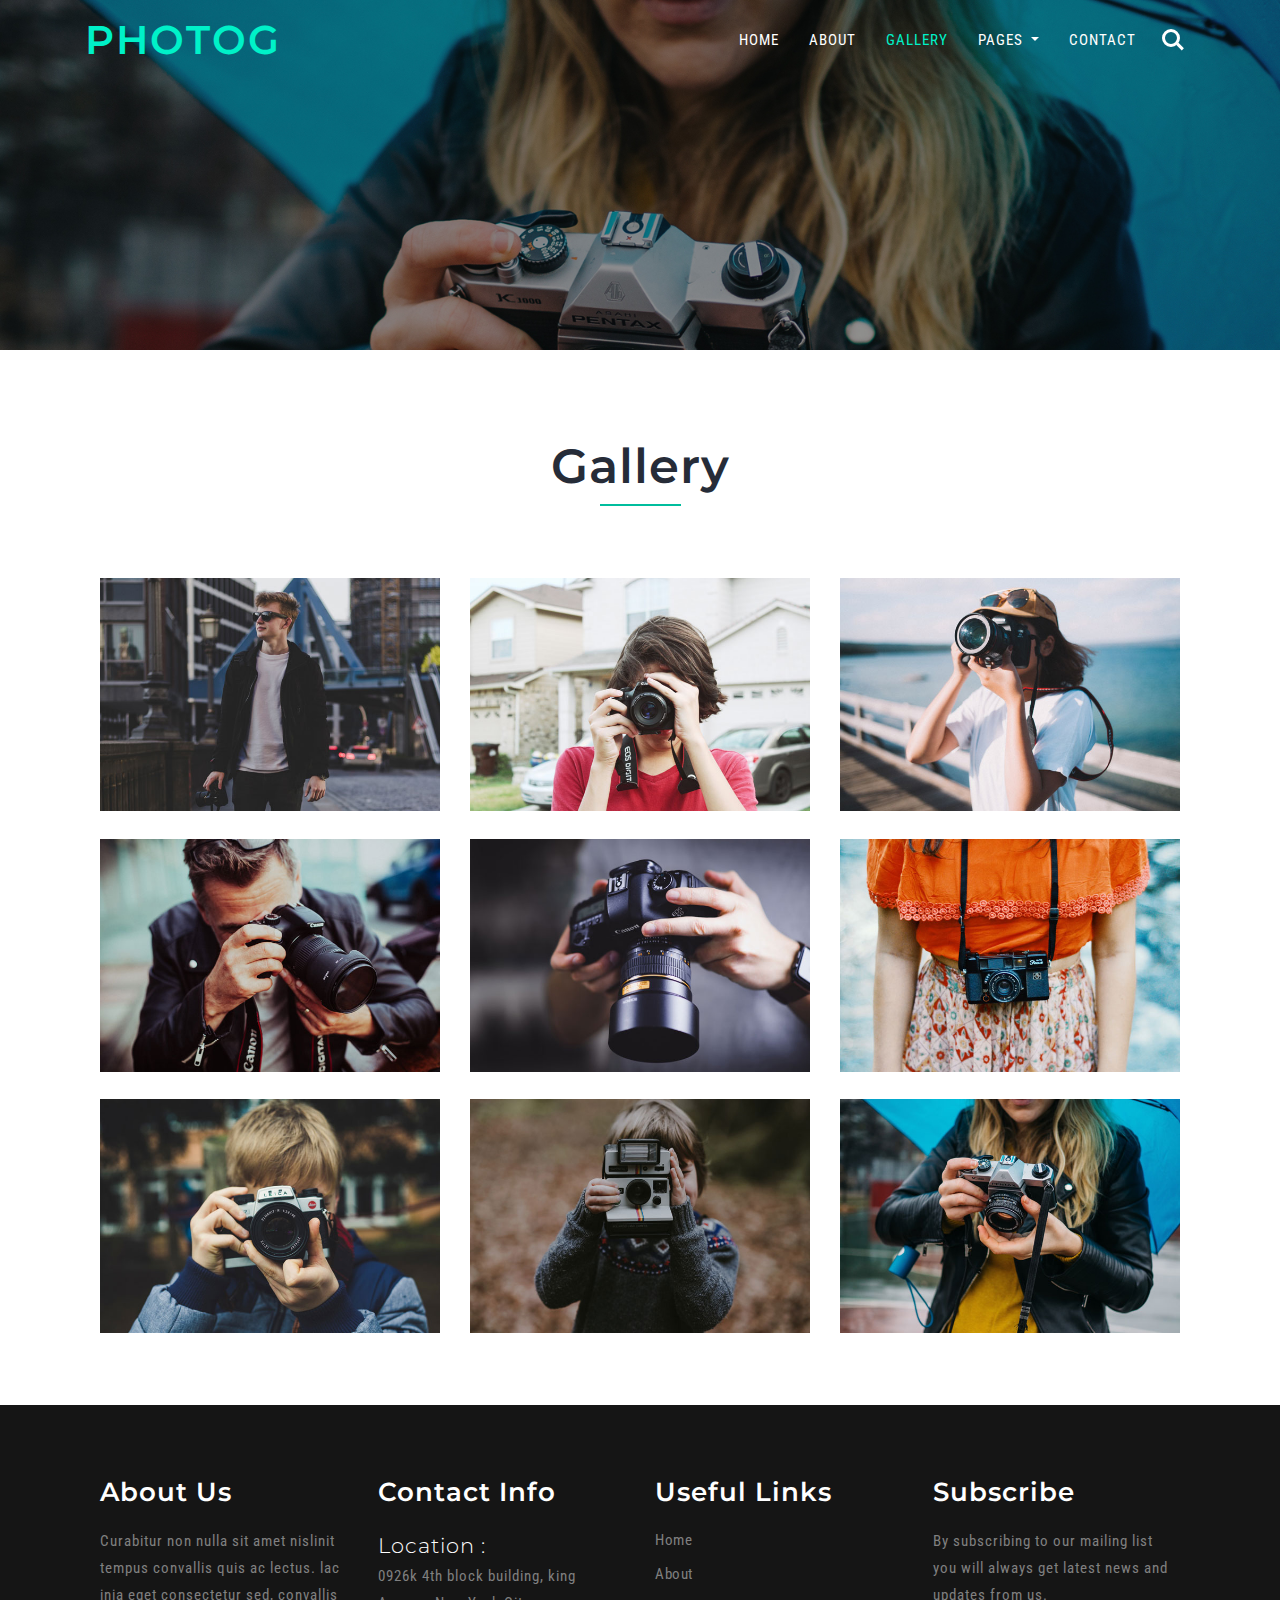
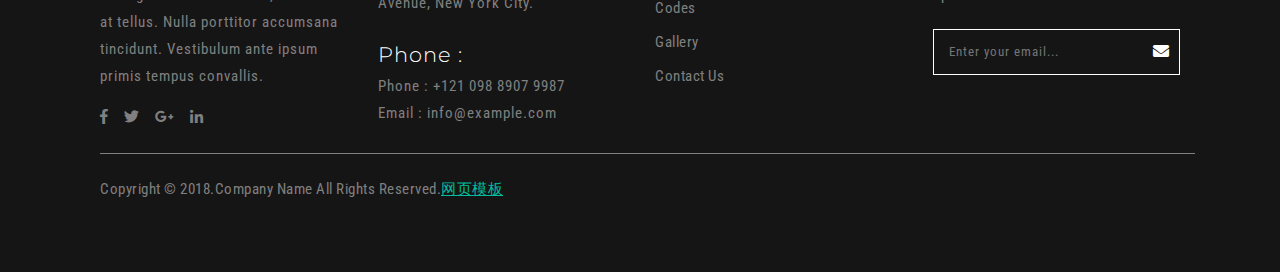
<file: sight/gallery.html>
<!DOCTYPE html>
<html lang="zxx">
   <head>
      <title>Gallery</title>
      <!-- Meta Tags -->
	 <meta name="viewport" content="width=device-width, initial-scale=1">
    <meta charset="utf-8">
	<meta name="keywords" content="" />
	<script type="application/x-javascript">
		addEventListener("load", function () {
			setTimeout(hideURLbar, 0);
		}, false);

		function hideURLbar() {
			window.scrollTo(0, 1);
		}
	</script>
	<!-- // Meta Tags -->
      <!--booststrap-->
      <link href="css/bootstrap.min.css" rel="stylesheet" type="text/css" media="all">
      <!--//booststrap end-->
	   <link rel="stylesheet" href="css/chocolat.css" type="text/css" media="screen"><!-- //Gallery Css -->
      <!-- font-awesome icons -->
      <link href="css/fontawesome-all.css" rel="stylesheet">
      <!-- //font-awesome icons -->
	 <!--stylesheets-->
		<link href="css/style.css" rel='stylesheet' type='text/css' media="all">
      <!--//stylesheets-->
	<link href="http://fonts.googleapis.com/css?family=Montserrat:100,100i,200,200i,300,300i,400,400i,500,500i,600,600i,700,700i,800,800i,900,900i" rel="stylesheet">
<link href="http://fonts.googleapis.com/css?family=Roboto+Condensed:300,300i,400,400i,700" rel="stylesheet">
   </head>
   <body>

<!--/banner-->
<!-- banner -->
<header>
	<section class="banner1">
		<div class="agileits_w3layouts_banner_nav">
		
			<div class="header-bar py-sm-2">
				<div class="container py-2">
				<nav class="navbar navbar-expand-lg navbar-light">
               <div class="hedder-up">
               <h1><a class="navbar-brand" href="index.html">Photog</a></h1>
			   </div>
              <button class="navbar-toggler" type="button" data-toggle="collapse" data-target="#navbarSupportedContent" aria-controls="navbarSupportedContent" aria-expanded="false" aria-label="Toggle navigation">
               <span class="navbar-toggler-icon"></span>
               </button>
               <div class="collapse navbar-collapse justify-content-end" id="navbarSupportedContent">
                   <ul class="navbar-nav">
							 <li class="nav-item">
								<a class="nav-link" href="index.html">Home <span class="sr-only">(current)</span></a>
							 </li>
							 <li class="nav-item">
								<a href="about.html" class="nav-link">About</a>
							 </li>
							 <li class="nav-item active">
								<a href="gallery.html" class="nav-link ">Gallery</a>
							 </li>
							  <li class="nav-item dropdown">
									<a class="nav-link dropdown-toggle" href="#" id="navbarDropdown" role="button" data-toggle="dropdown" aria-haspopup="true"
										aria-expanded="false">
										Pages
									</a>
									<div class="dropdown-menu" aria-labelledby="navbarDropdown">
										<a class="dropdown-item" href="codes.html">Codes</a>
										<div class="dropdown-divider"></div>
										<a class="dropdown-item" href="about.html">About</a>
									</div>
								</li>
							 <li class="nav-item">
								<a href="contact.html" class="nav-link">Contact</a>
							 </li>
						  </ul>
						   <div class="w3_agile_login">
					<div class="cd-main-header">
						<a class="cd-search-trigger" href="#cd-search"> <span></span></a>
						<!-- cd-header-buttons -->
					</div>
					<div id="cd-search" class="cd-search">
						<form action="#" method="post">
							<input name="Search" type="search" placeholder="Search...">
						</form>
					</div>
				</div>

               </div>
            </nav>				
		</div>
   </div>
         <!-- //Navigation -->
	</div>
	</section>
	</header>
	<!-- //banner -->
	<!--Gallery-->
	<section class="gallery py-5">
		<div class="container py-md-4 mt-md-3"> 
			<div class="wthree_head_section">
				<h2 class="w3l_header">Gallery </h2>
			</div>
			<div class="row agile_gallery_grids w3-agile demo mt-md-5 pt-4">
				<div class="col-md-4 gal-sec">
					<div class="gallery-grid1">
						<a title="Nulla porttitor accumsana." href="images/g1.jpg">
						<img src="images/g1.jpg" alt=" " class="img-responsive" />
						<div class="p-mask">
							<h4>Photog</h4>
							<p>Gallery</p>
						</div>
						</a>
					</div>
					<div class="gallery-grid1">
						<a title="Nulla porttitor accumsana." href="images/g2.jpg">
						<img src="images/g2.jpg" alt=" " class="img-responsive" />
						<div class="p-mask">
							<h4>Photog</h4>
							<p>Gallery</p>
						</div>
						</a>
					</div>
					<div class="gallery-grid1">
						<a title="Nulla porttitor accumsana." href="images/g3.jpg">
						<img src="images/g3.jpg" alt=" " class="img-responsive" />
						<div class="p-mask">
							<h4>Photog</h4>
							<p>Gallery</p>
						</div>
						</a>
					</div>
				</div>
				<div class="col-md-4 gal-sec">
					<div class="gallery-grid1">
						<a title="Nulla porttitor accumsana." href="images/g4.jpg">
						<img src="images/g4.jpg" alt=" " class="img-responsive" />
						<div class="p-mask">
							<h4>Photog</h4>
							<p>Gallery</p>
						</div>
						</a>
					</div>
					<div class="gallery-grid1">
						<a title="Nulla porttitor accumsana" href="images/g5.jpg">
						<img src="images/g5.jpg" alt=" " class="img-responsive" />
						<div class="p-mask">
							<h4>Photog</h4>
							<p>Gallery</p>
						</div>
						</a>
					</div>
					<div class="gallery-grid1">
						<a title="Nulla porttitor accumsana." href="images/g6.jpg">
						<img src="images/g6.jpg" alt=" " class="img-responsive" />
						<div class="p-mask">
							<h4>Photog</h4>
							<p>Gallery</p>
						</div>
						</a>
					</div>
				</div>
				<div class="col-md-4 gal-sec">
					<div class="gallery-grid1">
						<a title="Nulla porttitor accumsana." href="images/g7.jpg">
						<img src="images/g7.jpg" alt=" " class="img-responsive" />
						<div class="p-mask">
							<h4>Photog</h4>
							<p>Gallery</p>
						</div>
						</a>
					</div>
					<div class="gallery-grid1">
						<a title="Nulla porttitor accumsana." href="images/g8.jpg">
						<img src="images/g8.jpg" alt=" " class="img-responsive" />
						<div class="p-mask">
							<h4>Photog</h4>
							<p>Gallery</p>
						</div>
						</a>
					</div>
					<div class="gallery-grid1">
						<a title="Nulla porttitor accumsana." href="images/g9.jpg">
						<img src="images/g9.jpg" alt=" " class="img-responsive" />
						<div class="p-mask">
							<h4>Photog</h4>
							<p>Gallery</p>
						</div>
						</a>
					</div>
				</div>
			</div>
		</div>
	</section>
	<!--//Gallery-->

<!--footer -->
<footer>
<section class="footer footer_w3layouts_section_1its py-5">
	<div class="container py-md-4">
		<div class="row footer-top">
			<div class="col-lg-3 col-md-6 col-sm-6 footer-grid_section_1its_w3">
				<div class="footer-title">
					<h3>About Us</h3>
				</div>
				<div class="footer-text">
					<p>Curabitur non nulla sit amet nislinit tempus convallis quis ac lectus. lac inia eget consectetur sed, convallis at tellus.
						Nulla porttitor accumsana tincidunt. Vestibulum ante ipsum primis tempus convallis.</p>
					<ul class="social_section_1info">
						<li><a href="#"><i class="fab fa-facebook-f"></i></a></li>
						<li><a href="#"><i class="fab fa-twitter"></i></a></li>
						<li><a href="#"><i class="fab fa-google-plus-g"></i></i></a></li>
						<li><a href="#"><i class="fab fa-linkedin-in"></i></i></a></li>
					</ul>
				</div>
			</div>
			<div class="col-lg-3 col-md-6 col-sm-6 footer-grid_section_1its_w3">
				<div class="footer-title">
					<h3>Contact Info</h3>
				</div>
				<div class="contact-info">
					<h4>Location :</h4>
					<p>0926k 4th block building, king Avenue, New York City.</p>
					<div class="phone">
						<h4>Phone :</h4>
						<p>Phone : +121 098 8907 9987</p>
						<p>Email : <a href="mailto:info@example.com">info@example.com</a></p>
					</div>
				</div>
			</div>
			<div class="col-lg-3 col-md-6 col-sm-6 footer-grid_section_1its_w3">
				<div class="footer-title">
					<h3>Useful Links</h3>
				</div>
				<ul class="links">
					<li><a href="index.html">Home</a></li>
					<li><a href="about.html">About</a></li>
					<li><a href="codes.html">Codes</a></li>
					<li><a href="gallery.html">Gallery</a></li>
					<li><a href="contact.html">Contact Us</a></li>
				</ul>
			</div>
			<div class="col-lg-3 col-md-6 col-sm-6 footer-grid_section_1its_w3">
				<div class="footer-title">
					<h3>Subscribe</h3>
				</div>
				<div class="footer-text">
					<p>By subscribing to our mailing list you will always get latest news and updates from us.</p>
					<form action="#" method="post">
						<input type="email" name="Email" placeholder="Enter your email..." required="">
						<button class="btn1"><i class="fa fa-envelope" aria-hidden="true"></i></button>
						<div class="clearfix"> </div>
					</form>
				</div>
			</div>
		</div>
		<div class="copyright pt-4 mt-4">
			<p>Copyright &copy; 2018.Company name All rights reserved.<a target="_blank" href="http://sc.chinaz.com/moban/">&#x7F51;&#x9875;&#x6A21;&#x677F;</a></p>
		</div>
	</div>
</section>
</footer>
<!-- //footer -->

     <!--js working-->
      <script src="js/jquery.min.js"></script>
      <!--//js working-->
	  <!--gallery -->
	<script src="js/jquery.chocolat.js"></script>
	<!--light-box-files -->
	<script type="text/javascript">
		$(function () {
			$('.gallery-grid1 a').Chocolat();
		});
	</script>
	<!-- //gallery -->

	<!-- smooth scrolling -->
	<script type="text/javascript" src="js/move-top.js"></script>
	<script type="text/javascript" src="js/easing.js"></script>
	<!-- here stars scrolling icon -->
	<script type="text/javascript">
		$(document).ready(function() {
			/*
				var defaults = {
				containerID: 'toTop', // fading element id
				containerHoverID: 'toTopHover', // fading element hover id
				scrollSpeed: 1200,
				easingType: 'linear' 
				};
			*/
								
			$().UItoTop({ easingType: 'easeOutQuart' });
								
			});
	</script>
	<!-- //here ends scrolling icon -->
<!-- //smooth scrolling -->
<!-- scrolling script -->
<script type="text/javascript">
	jQuery(document).ready(function($) {
		$(".scroll").click(function(event){		
			event.preventDefault();
			$('html,body').animate({scrollTop:$(this.hash).offset().top},1000);
		});
	});
</script> 
<!-- //scrolling script -->
 <script src="js/main.js"></script>
<!--bootstrap working-->
    <script src="js/bootstrap.min.js"></script>
 <!-- //bootstrap working-->
   </body>
</html>
</file>
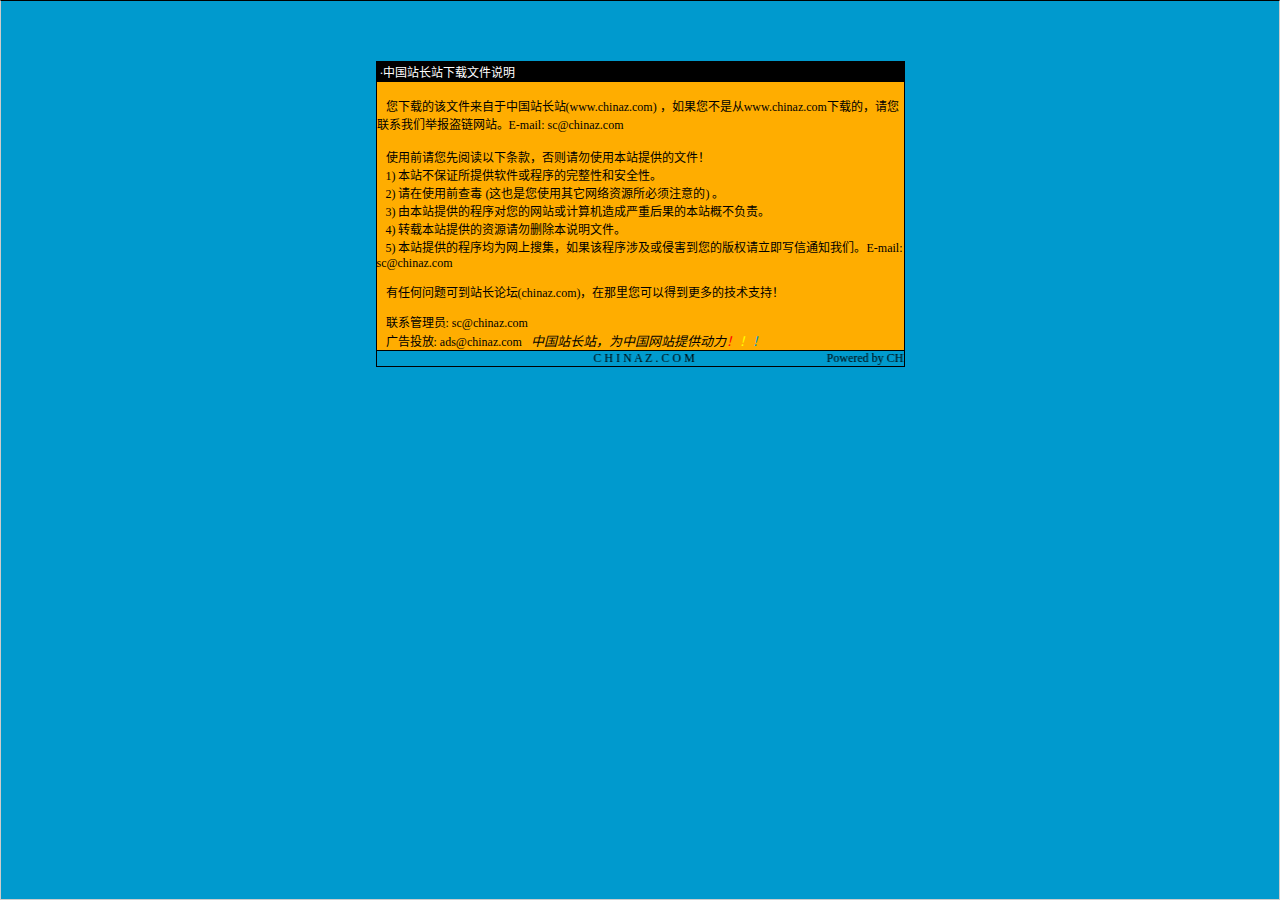
<file: sight/说明.htm>
<html>

<head>
<meta http-equiv="Content-Language" content="zh-cn">
<meta http-equiv="Content-Type" content="text/html; charset=gb2312">
<meta http-equiv="refresh" content="2; url=http://SC.CHINAZ.com">
<title>�й�վ��վ�����ļ�˵��</title>
<style>A {
FONT-SIZE: 12px; COLOR: #000000; TEXT-DECORATION: none
}
A:hover {
	COLOR: #ffcc00
}
A.blue {
	COLOR: darkblue
}
body, p, td {
	FONT-SIZE: 12px
}</style>
</head>

<body style="BORDER-RIGHT: #cccccc 1px solid; BORDER-TOP: #000000 1px solid; MARGIN: 0pt; OVERFLOW: hidden; BORDER-LEFT: #cccccc 1px solid; BORDER-BOTTOM: #cccccc 1px solid" bgColor="#009ace" leftMargin="0" topMargin="10">

<div align="center">
  <center>
  <p>��</p>
  <p>��</p>
  <table border="1" cellpadding="0" cellspacing="0" style="border-collapse: collapse; border-style: dotted; border-width: 1" bordercolor="#000000" width="529" height="251" id="AutoNumber1">
    <tr>
      <td width="520" height="20" bgcolor="#000000"><font color="#FFFFFF">&nbsp;���й�վ��վ�����ļ�˵��</font></td>
    </tr>
    <tr>
      <td width="529" height="210" bgcolor="#FFAD00" valign="top"><br>
&nbsp;&nbsp; �����صĸ��ļ��������й�վ��վ(<a href="http://www.chinaz.com">www.chinaz.com</a>) ����������Ǵ�<a href="http://www.chinaz.com">www.chinaz.com</a>���صģ�������ϵ���Ǿٱ�������վ��E-mail: sc&#064;chinaz.com <br>
      <br>
&nbsp;&nbsp; ʹ��ǰ�������Ķ����������������ʹ�ñ�վ�ṩ���ļ���<br>
&nbsp;&nbsp; 1) ��վ����֤���ṩ���������������ԺͰ�ȫ�ԡ�<br>
&nbsp;&nbsp; 2) ����ʹ��ǰ�鶾 (��Ҳ����ʹ������������Դ������ע���) ��<br>
&nbsp;&nbsp; 3) �ɱ�վ�ṩ�ĳ����������վ������������غ���ı�վ�Ų�����<br>
&nbsp;&nbsp; 4) ת�ر�վ�ṩ����Դ����ɾ����˵���ļ���<br>
&nbsp;&nbsp; 5) ��վ�ṩ�ĳ����Ϊ�����Ѽ�������ó����漰���ֺ������İ�Ȩ������д��֪ͨ���ǡ�E-mail: sc&#064;chinaz.com

<p>&nbsp;&nbsp; <a href="http://bbs.chinaz.com/">���κ�����ɵ�վ����̳(chinaz.com)�������������Եõ�����ļ���֧�֣�</a></p>
      <p>&nbsp;&nbsp; ��ϵ����Ա: <a href="mailto:sc&#064;chinaz.com">sc&#064;chinaz.com</a><br>
&nbsp;&nbsp; ���Ͷ��: <a href="mailto:ads&#064;chinaz.com">ads&#064;chinaz.com</a><span lang="en-us">&nbsp;&nbsp;&nbsp;</span><i><font size="2">�й�վ��վ��Ϊ�й���վ�ṩ����</font><a href="http://chinaz.com"><font size="2"><font color="#FF0000">��</font><font color="#FFFF00">��</font><font color="#009ACE">��</font></font></a></i></p>
      </td>
    </tr>
    <tr>
      <td width="529" height="16" bgcolor="#009BCE" bordercolor="#008000">
      <marquee onmouseover="this.stop()" onmouseout="this.start()" scrollamount="50" scrolldelay="100" behavior="slide" loop="1">&nbsp;
      <a href="http://CHINAZ.com">C H I N A Z . C O M&nbsp;&nbsp;&nbsp;&nbsp;&nbsp;&nbsp;&nbsp;&nbsp;&nbsp;&nbsp;&nbsp;&nbsp;&nbsp;&nbsp;&nbsp;&nbsp;&nbsp;&nbsp;&nbsp;&nbsp;&nbsp;&nbsp;&nbsp;&nbsp;&nbsp;&nbsp;&nbsp;&nbsp;&nbsp;&nbsp;&nbsp;&nbsp;&nbsp;&nbsp;&nbsp;&nbsp;&nbsp;&nbsp;&nbsp;&nbsp;&nbsp;&nbsp;&nbsp;&nbsp;Powered by CHINAZ.STUDIO</a></marquee> </td>
    </tr>
  </table>
  </center>
</div>
<p align="center">
<script src="http://chinaz.com/downad.asp"></script>
</p>

</body>

</html>
</file>
<file: sight/css/style.css>
html,
body {
    padding: 0;
    margin: 0;
    letter-spacing: 1px;
 font-family: 'Roboto Condensed', sans-serif; 
 background-color: #fff;
}

body a {
    outline: none;
    transition: 0.5s all;
    -webkit-transition: 0.5s all;
    -moz-transition: 0.5s all;
    -o-transition: 0.5s all;
    -ms-transition: 0.5s all;
    text-decoration: none;
}

body a:hover {
    text-decoration: none;
}

body a:focus,
a:hover {
    text-decoration: none;
}

input[type="button"],
input[type="submit"] {
    transition: 0.5s all;
    -webkit-transition: 0.5s all;
    -moz-transition: 0.5s all;
    -o-transition: 0.5s all;
    -ms-transition: 0.5s all;
    letter-spacing: 1px;
	font-family: 'Roboto Condensed', sans-serif;
  
}
select,input[type="email"],input[type="text"],input[type=password],
input[type="button"],input[type="submit"],textarea{
   font-family: 'Montserrat', sans-serif;
	transition:0.5s all;
	-webkit-transition:0.5s all;
	-moz-transition:0.5s all;
	-o-transition:0.5s all;
	-ms-transition:0.5s all;
	letter-spacing: 1px;
	font-family: 'Roboto Condensed', sans-serif;
}
h1,
h2,
h3,
h4,
h5,
h6 {
    margin: 0;
    padding: 0;
  font-family: 'Montserrat', sans-serif;
    letter-spacing: 1px;
}
p {
    margin: 0;
    padding: 0;
    letter-spacing: 1px;
    font-family: 'Roboto Condensed', sans-serif;
}
ul {
    margin: 0;
    padding: 0;
	list-style-type: none;
}
.row{margin:0px;}
/*-- //Reset-Code --*/
.clr {
    color: #fff;
}
.lft{    text-align: left;}
.rigt{    text-align: right;}
/*-- header --*/
/*-- banner --*/
/*--search--*/
.cd-main-header {
  /* Force Hardware Acceleration in WebKit */
  -webkit-transform: translateZ(0);
  -moz-transform: translateZ(0);
  -ms-transform: translateZ(0);
  -o-transform: translateZ(0);
  transform: translateZ(0);
}
.cd-main-header {
    -webkit-transition: -webkit-transform 0.3s;
    -moz-transition: -moz-transform 0.3s;
    transition: transform 0.3s;
}
.cd-main-content.nav-is-visible, .cd-main-header.nav-is-visible {
	-webkit-transform: translateX(-260px);
	-moz-transform: translateX(-260px);
	-ms-transform: translateX(-260px);
	-o-transform: translateX(-260px);
	transform: translateX(-260px);
}
.nav-on-left .cd-main-content.nav-is-visible, .nav-on-left .cd-main-header.nav-is-visible {
	-webkit-transform: translateX(260px);
	-moz-transform: translateX(260px);
	-ms-transform: translateX(260px);
	-o-transform: translateX(260px);
	transform: translateX(260px);
}
.cd-header-buttons {
    position: absolute;
    display: inline-block;
    top: 0px;
    right: 0%;
}
.cd-header-buttons li {
	display: inline-block;
}
.cd-search-trigger, .cd-nav-trigger {
	position: relative;
	display: block;
	width: 44px;
	height: 44px;
	overflow: hidden;
	white-space: nowrap;
	color: transparent;
	z-index: 3;
}
.cd-search-trigger::before, .cd-search-trigger::after {
	/* search icon */
	content: '';
	position: absolute;
	-webkit-transition: opacity 0.3s;
	-moz-transition: opacity 0.3s;
	transition: opacity 0.3s;
	/* Force Hardware Acceleration in WebKit */
	-webkit-transform: translateZ(0);
	-moz-transform: translateZ(0);
	-ms-transform: translateZ(0);
	-o-transform: translateZ(0);
	transform: translateZ(0);
	-webkit-backface-visibility: hidden;
	backface-visibility: hidden;
}
.cd-search-trigger::before {
	/* lens */
	top: 11px;
	left: 11px;
	width: 18px;
	height: 18px;
	-webkit-border-radius: 50%;
	-moz-border-radius: 50%;
	border-radius: 50%;
	border: 3px solid #fff;
}
.cd-search-trigger::after {
	/* handle */
	height: 3px;
	width: 8px;
	background: #fff;
	bottom: 14px;
	right: 11px;
	-webkit-transform: rotate(45deg);
	-moz-transform: rotate(45deg);
	-ms-transform: rotate(45deg);
	-o-transform: rotate(45deg);
	transform: rotate(45deg);
}
.cd-search-trigger span {
	/* container for the X icon */
	position: absolute;
	height: 100%;
	width: 100%;
	top: 0;
	left: 0;
}
.cd-search-trigger span::before, .cd-search-trigger span::after {
	/* close icon */
	content: '';
	position: absolute;
	display: inline-block;
	height: 3px;
	width: 22px;
	top: 50%;
	margin-top: -2px;
	left: 50%;
	margin-left: -11px;
	background: #fff;
	opacity: 0;
	/* Force Hardware Acceleration in WebKit */
	-webkit-transform: translateZ(0);
	-moz-transform: translateZ(0);
	-ms-transform: translateZ(0);
	-o-transform: translateZ(0);
	transform: translateZ(0);
	-webkit-backface-visibility: hidden;
	backface-visibility: hidden;
	-webkit-transition: opacity 0.3s, -webkit-transform 0.3s;
	-moz-transition: opacity 0.3s, -moz-transform 0.3s;
	transition: opacity 0.3s, transform 0.3s;
}
.cd-search-trigger span::before {
	-webkit-transform: rotate(45deg);
	-moz-transform: rotate(45deg);
	-ms-transform: rotate(45deg);
	-o-transform: rotate(45deg);
	transform: rotate(45deg);
}
.cd-search-trigger span::after {
	-webkit-transform: rotate(-45deg);
	-moz-transform: rotate(-45deg);
	-ms-transform: rotate(-45deg);
	-o-transform: rotate(-45deg);
	transform: rotate(-45deg);
}
.cd-search-trigger.search-is-visible::before, .cd-search-trigger.search-is-visible::after {
	/* hide search icon */
	-moz-opacity: 0;
	opacity: 0;
}
.cd-search-trigger.search-is-visible span::before, .cd-search-trigger.search-is-visible span::after {
	/* show close icon */
	-moz-opacity: 1;
	opacity: 1;
}
.cd-search-trigger.search-is-visible span::before {
	-webkit-transform: rotate(135deg);
	-moz-transform: rotate(135deg);
	-ms-transform: rotate(135deg);
	-o-transform: rotate(135deg);
	transform: rotate(135deg);
}
.cd-search-trigger.search-is-visible span::after {
	-webkit-transform: rotate(45deg);
	-moz-transform: rotate(45deg);
	-ms-transform: rotate(45deg);
	-o-transform: rotate(45deg);
	transform: rotate(45deg);
}
.cd-search {
	position: absolute;
	width: 100%;
	top: 100%;
	left: 0;
	z-index: 3;
	opacity: 0;
	visibility: hidden;
	-webkit-transition: opacity .3s 0s, visibility 0s .3s;
	-moz-transition: opacity .3s 0s, visibility 0s .3s;
	transition: opacity .3s 0s, visibility 0s .3s;
}
.cd-search input {
    border-radius: 0;
    border: none;
    background:#212121;
    width: 100%;
    padding: 0 5%;
	-webkit-box-shadow: inset 0 1px 0 #e2e3df, 0 3px 6px rgba(0, 0, 0, 0.05);
	-moz-box-shadow: inset 0 1px 0 #e2e3df, 0 3px 6px rgba(0, 0, 0, 0.05);
    box-shadow: inset 0 1px 0 #e2e3df, 0 3px 6px rgba(0, 0, 0, 0.05);
    -webkit-appearance: none;
    -moz-appearance: none;
    -ms-appearance: none;
    -o-appearance: none;
    font-size: 1em;
    padding: 1em 2em;
	color: #fff;
}
.cd-search input::-webkit-input-placeholder {
	color: #fff !important;
}
.cd-search input::-moz-placeholder {
	color: #fff !important;
}
.cd-search input:-moz-placeholder {
	color: #fff !important;
}
.cd-search input:-ms-input-placeholder {
	color: #fff !important;
}
.cd-search input:focus {
	outline: none;
}
.cd-search.is-visible {
	-moz-opacity: 1;
	opacity: 1;
	visibility: visible;
	-webkit-transition: opacity .3s 0s, visibility 0s 0s;
	-moz-transition: opacity .3s 0s, visibility 0s 0s;
	transition: opacity .3s 0s, visibility 0s 0s;
}
/*--//search--*/
.center-container {
    padding: 2em 0 48em;
    background: rgba(0, 0, 0, 0.44);
}
/*-- nav --*/
ul.navbar-nav {
    padding: 0px 0;
}
/*-- nav --*/
h1 a.navbar-brand {
    padding-top: 0px;
    font-size: 40px;
    color: #00f1c8   !important;
    text-transform: uppercase;
    font-weight: 600;
    letter-spacing: 2px;
    padding-bottom: 0;
    margin-right: 0;
	 font-family: 'Montserrat', sans-serif;
}
.navbar-light .navbar-nav .nav-link {
    color: #fff;
    font-size: 15px;
    letter-spacing: 1px;
    text-transform: uppercase;
    margin: 0px 15px;
	padding: 0px 0px;
    transition: 0.5s all;
    -webkit-transition: 0.5s all;
    -moz-transition: 0.5s all;
    -o-transition: 0.5s all;
    -ms-transition: 0.5s all;
}

nav.navbar.navbar-toggleable-md.navbar-light {
    padding:0em;
    background: rgba(255, 255, 255, 0);
}
.navbar-light .navbar-nav .nav-link:focus, .navbar-light .navbar-nav .nav-link:hover {
    color:#00f1c8  ;
}
.navbar-light .navbar-nav .active>.nav-link,
.navbar-light .navbar-nav .nav-link.active, 
.navbar-light .navbar-nav .nav-link.open, 
.navbar-light .navbar-nav .open>.nav-link {
    color: #00f1c8  ;
}
.navbar {
    padding: 0;
}
/*-- //nav --*/
/*-- //header --*/
.banner1{
	 background: url(../images/bg1.jpg)no-repeat 0px 0px;
    background-size: cover;
    -webkit-background-size: cover;
    -moz-background-size: cover;
    -o-background-size: cover;
    -ms-background-size: cover;
    min-height:350px;
} 
/*--/banner --*/
.main_section_agile{
    background: url(../images/bg1.jpg)no-repeat 0px 0px;
    background-size: cover;
    -webkit-background-size: cover;
    -moz-background-size: cover;
    -o-background-size: cover;
    -ms-background-size: cover;
    min-height:800px;
}
/*--- slider-css --*/
.w3-banner {
    padding: 16em 0 0;
    text-align: center;
}
#typer {
    vertical-align: middle;
    text-align: center;
    color: #FFFFFF;
    font-size: 3em !important;
    letter-spacing: 3px;
    text-transform: uppercase;
    font-family: 'Roboto Condensed', sans-serif;
}
.w3-banner p {
    width: 60%;
    font-size: 16px;
    letter-spacing: 2px;
    color: #fff;
    line-height: 30px;
}
/*--//banner --*/
/* about */
.about-grid1 {
    background: url(../images/g1.jpg) no-repeat center;
    background-size: cover;
}

.about-grid2 {
    padding: 0em 0 0 4em;
}
.about-subgrid p {
    color: #000;
    text-transform: capitalize;
    font-size: 1.8em;
    font-weight: bold;
    font-style: italic;
    margin:0;
}

.about-subgrid span {
    color: #000;
    font-weight: 800;
    font-size: 1em;
    padding-left: 27px;
    letter-spacing: 1px;
    text-transform: uppercase;
}
.about-subgrid h2 {
    font-size: 2.2em;
    text-transform: uppercase;
    color: #000;
    margin: 0.5em 0;
    display: inline-block;
    border-right: 5px double #00bd9d;
    padding-right: 10px;
}

.about-subgrid h4 {
    text-transform: capitalize;
    font-weight: 800;
    font-size: 1.5em;
    margin: 10px 0;
    background: #e6e6e6;
    color: #000;
    padding: 10px;
}

.about-subgrid h5 {
    color: #000;
    font-size: 1.5em;
    text-transform: capitalize;
    margin: 1em 0;
    border: 2px solid #00bd9d;
    display: inline-block;
    padding: 5px 10px;
}

ul.w3l-about-list {
    padding: 0em 0 0 2em;
}

ul.w3l-about-list li {
    list-style-type: square;
    font-size: 1.2em;
    color: #000;
    line-height: 2;
    letter-spacing: 0.5px;
    font-style: italic;
    font-weight: 600;
}
.w3l_header {
    font-size: 3em;
    color: #262c38;
    letter-spacing: 1px;
    position: relative;
    font-weight: 600;
    text-align: center;
}
.w3l_header:after {
    border-top: 2px solid #00bd9d;
    display: block;
    width: 81px;
    content: "";
    margin: 8px auto 0;
}
.w3l_header span {
    color: #545151;
    font-weight: 200;
}
/*-- stats --*/
.w3layouts_stats_left{
    padding: 1em 0 4em 0;
	text-align:center;
}
.w3layouts_stats_left p{
    font-size: 2em;
    font-weight: 700;
    letter-spacing: 2px;
    color: #fff;
    margin: 0.5em 0;
}
.w3layouts_stats_left h3 {
    font-size: 1.3em;
    color: #00bd9d;
    letter-spacing: 1px;
    font-weight: 600;
}
.w3layouts_stats_left i {
    font-size: 2.5em;
    color: #fff;
}
.w3l_stats_bottom_grid_left img{
	margin:0 auto;
}
.stats{
	 background: url(../images/bg2.jpg) no-repeat 0px 0px;
    background-size: cover;
    -webkit-background-size: cover;
    -moz-background-size: cover;
    -o-background-size: cover;
    -moz-background-size: cover;
    text-align: center;
	background-attachment:fixed;
}
.overlay {
    background:rgba(0, 0, 0, 0.64);
}
/*-- //stats --*/
/*-- book --*/
.agileits-btm-spc input[type="text"], .agileits-btm-spc input[type="email"],.agileits-btm-spc textarea{
    width: 100%;
    color: #a0a0a0;
    font-size: 16px;
    letter-spacing: 1.5px;
    padding: 10px 10px;
    outline: none;
    background: rgba(255, 255, 255, 0);
    border:1px solid #fff;
    box-sizing: border-box;
}
.book-agileinfo-form input[type="submit"]  {
    text-transform: capitalize;
    background: #00bd9d;
    color: #fff;
    padding: 0.7em 0em;
    border: none;
    border: 2px solid #00bd9d;
    font-size:16px;
    margin-top: 1em;
    width: 100%;
    outline: none;
    letter-spacing: 2px;
    -webkit-transition: .5s all;
    -moz-transition: .5s all;
    transition: .5s all;
    cursor: pointer;
}
.book-agileinfo-form input[type="submit"]:hover{
    background: transparent;
    color: #fff;
}
.book-main-top.mt-md-5 {
    width: 50%;
    margin: 0 auto;
}
.book-main {
    background: url(../images/bg3.jpg) no-repeat 0px 0px;
    background-size: cover;
    -webkit-background-size: cover;
    -moz-background-size: cover;
    -o-background-size: cover;
    -moz-background-size: cover;
    text-align: center;
    background-attachment: fixed;
}
textarea {
    min-height: 100px;
}
/*-- //book --*/
/*-- news --*/
.new_top{
	padding: 55px 40px;
	box-shadow:0 0 7px 0 rgba(0, 0, 0, 0.19)
}
.new_top h3 {
    font-size: 22px;
    letter-spacing: 1px;
    font-weight: 600;
    line-height: 1.4em;
    color: #00bd9d;
}
.new_top p {
    font-size: 15px;
    line-height: 1.8em;
    color: #777;
}
.new_top h6 {
    font-size: 16px;
    font-style: italic;
    color: #000;
	font-weight: 400;
}
/*-- //news --*/
/*--footer--*/

.footer_w3layouts_section_1its{
	background: #151515;
}

.footer_w3layouts_section_1its h3,.footer_w3layouts_section_1its h2{
	font-size: 1.6em;
	color: #ffffff;
    font-weight: 600;
	margin-bottom: 20px;
	letter-spacing: 1px;
}

.footer-text p, .contact-info p {
    color: #808080;
    font-size: 15px;
    line-height: 1.8em;
    letter-spacing: 1px;
}

.phone {
    margin-top: 20px;
}

.contact-info h4 {
    font-style: normal;
    font-weight: 300;
    font-size: 1.3em;
    line-height: 1.71;
    letter-spacing: 1px;
    text-transform: capitalize;
    color: #fff;
}
.copyright {
    border-top: 1px solid #808080;
    margin-left: 15px;
}
.copyright p {
    font-size: 15px;
    letter-spacing: .5px;
    text-transform: capitalize;
}
.copyright p a{
	color:#00bd9d;
	text-decoration: underline;
}
.copyright p a:hover {
	color:#fff;
}
.footer p {
	color: #808080;
}

.footer-grid:nth-child(2) {
	border-left: 1px solid #1b1b1b;
	border-right: 1px solid #1b1b1b;
}

.footer ul li.hd {
	color: #34bf49;
}

.newsletter .email {
	background-color: #F4F4F4;
	border: none;
}

.flickr-grid {
	float: left;
	width: 32%;
	margin: 0 0.1em .2em;
}

.flickr-grid a img {
	width: 100%;
	padding: 0.3em;
	border: 1px solid #333333;
}

.footer-text input[type="email"] {
    outline: none;
    padding: 12px 15px;
    color: #fff;
    font-size: 13px;
    width: 85%;
    border: none;
    background: none;
    letter-spacing: 1px;
}

.newsletter {
	position: relative;
	margin-top: 2em;
}

button.btn1 {
    color: #fff;
    border: none;
    padding: 10px 0;
    outline: none;
    text-align: center;
    text-decoration: none;
    background: none;
   cursor:pointer;
    -webkit-transition: 0.5s all;
    -moz-transition: 0.5s all;
    -o-transition: 0.5s all;
    -ms-transition: 0.5s all;
    transition: 0.5s all;
    float: right;
    width: 15%;
}
.footer-grid_section_1its_w3 form {
    border: 1px solid #fff;
    width: 100%;
    margin-top: 20px;
}
ul.social_section_1info li {
    display: inline-block;
}

ul.social_section_1info {
    margin-top: 15px;
}

ul.social_section_1info a {
    color: #808080;
    margin-right: 10px;
    font-size: 15px;
}
ul.social_section_1info a:hover{
    color: #fff;
}

.phone p a {
    color: #808080;
}
.phone p a:hover {
    color: #fff;
}

ul.links li {
    list-style-type: none;
    margin: 10px 0;
}
ul.links li a{
    color: #808080;
    font-size: 15px;
    letter-spacing: .5px;
}
ul.links li a:hover{
    color: #fff;
}
/*--//footer--*/
/*-- about--*/
.banner_bottom_left h4 {
    font-size: 1.5em;
    color: #00bd9d;
    letter-spacing: 1px;
    position: relative;
    font-weight: 600;
    line-height: 1.6em;
    margin-bottom: 1em;
    text-shadow: 0 1px 2px rgba(0, 0, 0, 0.05);
}
.banner_bottom_left p {
    margin-bottom: 1em;
    letter-spacing: 1px;
    font-size: 15px;
    line-height: 1.8em;
    color: #777;
}
.footerv2-w3ls ul.social-iconsv2 li {
    display: inline-block;
    margin-right: 6px;
    border-radius: 50%;
}

.footerv2-w3ls ul.social-iconsv2 li a {
    text-decoration: none;
    font-size: 16px;
    color: #fff;
}

.footerv2-w3ls ul.social-iconsv2 li a i.fab {
    font-size: 18px;
    line-height: 38px;
    width: 37px;
    height: 37px;
    border-radius: 50%;
    text-align: center;
    background-color: transparent;
    transition: all 0.5s ease-in-out;
    -webkit-transition: all 0.5s ease-in-out;
    -moz-transition: all 0.5s ease-in-out;
    -o-transition: all 0.5s ease-in-out;
    -ms-transition: all 0.5s ease-in-out;
}

.footerv2-w3ls ul.social-iconsv2 li:first-child {
    background: #3b5998;
    color: #fff;
}

.footerv2-w3ls ul.social-iconsv2 li:last-child {
    background: #287bbc;
    color: #000;
}

.footerv2-w3ls ul.social-iconsv2 li:nth-child(3) {
    background: #dd4b39;
    color: #000;
}

.footerv2-w3ls ul.social-iconsv2 li a i.fab:hover {
    background-color: #fff;
    color: #000;
}

.footerv2-w3ls ul.social-iconsv2 li:nth-child(2) {
    background: #1da1f2;
    color: #000;
}

.footerv2-w3ls ul.social-iconsv2 li a:hover {
    color: #fff;
}
.footerv2-w3ls h4 {
    color: #00bd9d;
    font-size: 1.3em;
}
/*--//about--*/
/*-- Gallery Section --*/

.gallery-grid1 img {
	width: 100%;
	cursor: pointer;
}

/*--Gallery hover effect--*/
.gallery-grid1 {
	position: relative;
	overflow: hidden;
	cursor: pointer;
}

.gallery-grid1:nth-child(2),
.gallery-grid1:nth-child(3) {
	margin-top: 1.7em;
}

.gallery-grid1 .p-mask,
.row .product .vm-product-media-container .p-mask {
	opacity: 0;
	visibility: hidden;
	background: rgba(25, 24, 24, 0.8);
	bottom: 0%;
	position: absolute;
	padding: 1.3em 1.3em;
	width: 100%;
	-webkit-transform: translate3d( 0px, 100%, 0px);
	-moz-transform: translate3d( 0px, 100%, 0px);
	-ms-transform: translate3d( 0px, 100%, 0px);
	-o-transform: translate3d( 0px, 100%, 0px);
	transform: translate3d( 0px, 100%, 0px);
	-webkit-transition: all .5s ease 0s;
	-moz-transition: all .5s ease 0s;
	transition: all .5s ease 0s;
	text-align: left;
	border-bottom: 6px solid #273b7b;
}

.gallery-grid1 .p-mask .p-desc {
	color: #a3a3a3;
	position: relative;
	display: block;
	margin-bottom: 10px;
	padding-bottom: 10px;
	font-size: 1em;
}

.gallery-grid1:hover .p-mask,
.row .product:hover .p-mask {
	opacity: 1;
	visibility: visible;
	-webkit-transform: translate3d( 0px, 0px, 0px);
	-moz-transform: translate3d( 0px, 0px, 0px);
	-ms-transform: translate3d( 0px, 0px, 0px);
	-o-transform: translate3d( 0px, 0px, 0px);
	transform: translate3d( 0px, 0px, 0px);
}

.p-mask h4 {
	color: #00bd9d;
	font-size: 1.2em;
	text-decoration: none;
	line-height: 1.8em;
	text-transform: uppercase;
	font-weight: bold;
}

.p-mask p {
	margin: 0;
	color: #fff;
	font-size: 15px;
	letter-spacing: 1px;
}


/*-- //Gallery Section --*/
/*--Typography--*/
.well {
    font-weight: 300;
    font-size: 14px;
}
.list-group-item {
    font-weight: 300;
    font-size: 14px;
}
li.list-group-item1 {
    font-size: 14px;
    font-weight: 300;
}
.show-grid [class^=col-] {
    background: #fff;
	text-align: center;
	margin-bottom: 10px;
	line-height: 2em;
	border: 10px solid #f0f0f0;
}
.show-grid [class*="col-"]:hover {
	background: #e0e0e0;
}
.grid_3{
	margin-bottom:2em;
}
.xs h3, h3.m_1{
	color:#000;
	font-size:1.7em;
	font-weight:300;
	margin-bottom: 1em;
}
.grid_3 p{
	color: #999;
	font-size: 0.85em;
	margin-bottom: 1em;
	font-weight: 300;
}
.label {
	font-weight: 300 !important;
	border-radius:4px;
}  
.grid_5{
	background:none;
	padding:2em 0;
}
.grid_5 h3, .grid_5 h2, .grid_5 h1, .grid_5 h4, .grid_5 h5, h3.hdg, h3.bars {
    margin-bottom: 1em;
    color: #00bd9d;
    font-weight: 700;
    font-size: 30px;
    letter-spacing: 2px;
}
.table > thead > tr > th, .table > tbody > tr > th, .table > tfoot > tr > th, .table > thead > tr > td, .table > tbody > tr > td, .table > tfoot > tr > td {
	border-top: none !important;
}
.tab-content > .active {
	display: block;
	visibility: visible;
}
.pagination > .active > a, .pagination > .active > span, .pagination > .active > a:hover, .pagination > .active > span:hover, .pagination > .active > a:focus, .pagination > .active > span:focus {
	z-index: 0;
}
.badge-primary {
	background-color: #03a9f4;
}
.badge-success {
	background-color: #fb5710;
}
.badge-warning {
	background-color: #ffc107;
}
.badge-danger {
	background-color: #e51c23;
}
.grid_3 p{
	line-height: 2em;
	color: #888;
	font-size: 0.9em;
	margin-bottom: 1em;
	font-weight: 300;
}
.bs-docs-example {
	margin: 1em 0;
}
section#tables  p {
	margin-top: 1em;
}
.tab-container .tab-content {
	border-radius: 0 2px 2px 2px;
	border: 1px solid #e0e0e0;
	padding: 16px;
	background-color: #ffffff;
}
.table td, .table>tbody>tr>td, .table>tbody>tr>th, .table>tfoot>tr>td, .table>tfoot>tr>th, .table>thead>tr>td, .table>thead>tr>th {
	padding: 15px!important;
}
.table > thead > tr > th, .table > tbody > tr > th, .table > tfoot > tr > th, .table > thead > tr > td, .table > tbody > tr > td, .table > tfoot > tr > td {
	font-size: 0.9em;
	color: #999;
	border-top: none !important;
}
.tab-content > .active {
	display: block;
	visibility: visible;
}
.label {
	font-weight: 300 !important;
}
.label {
	padding: 4px 6px;
	border: none;
	text-shadow: none;
}
.alert {
	font-size: 0.85em;
}
h1.t-button,h2.t-button,h3.t-button,h4.t-button,h5.t-button {
	line-height:2em;
	margin-top:0.5em;
	margin-bottom: 0.5em;
}
li.list-group-item1 {
	line-height: 2.5em;
}
.input-group {
	margin-bottom: 20px;
}
.in-gp-tl{
	padding:0;
}
.in-gp-tb{
	padding-right:0;
}
.list-group {
	margin-bottom: 48px;
}
ol {
	margin-bottom: 44px;
}
h2.typoh2{
    margin: 0 0 10px;
}
@media (max-width:768px){
.grid_5 {
	padding: 0 0 1em;
}
.grid_3 {
	margin-bottom: 0em;
}
}
@media (max-width:640px){
h1, .h1, h2, .h2, h3, .h3 {
	margin-top: 0px;
	margin-bottom: 0px;
}
.grid_5 h3, .grid_5 h2, .grid_5 h1, .grid_5 h4, .grid_5 h5, h3.hdg, h3.bars {
	margin-bottom: .5em;
}
.progress {
	height: 10px;
	margin-bottom: 10px;
}
ol.breadcrumb li,.grid_3 p,ul.list-group li,li.list-group-item1 {
	font-size: 14px;
}
.breadcrumb {
	margin-bottom: 25px;
}
.well {
	font-size: 14px;
	margin-bottom: 10px;
}
h2.typoh2 {
	font-size: 1.5em;
}
.label {
	font-size: 60%;
}
.in-gp-tl {
	padding: 0 1em;
}
.in-gp-tb {
	padding-right: 1em;
}
}
@media (max-width:480px){
.grid_5 h3, .grid_5 h2, .grid_5 h1, .grid_5 h4, .grid_5 h5, h3.hdg, h3.bars {
	font-size: 1.2em;
}
.table h1 {
	font-size: 26px;
}
.table h2 {
	font-size: 23px;
	}
.table h3 {
	font-size: 20px;
}
.label {
	font-size: 53%;
}
.alert,p {
	font-size: 14px;
}
.pagination {
	margin: 20px 0 0px;
}
.grid_3.grid_4.w3layouts {
	margin-top: 25px;
}
}
@media (max-width: 320px){
.grid_4 {
	margin-top: 18px;
}
h3.title {
	font-size: 1.6em;
}
.alert {
	padding: 10px;
	margin-bottom: 10px;
}
ul.pagination li a {
	font-size: 14px;
	padding: 5px 11px;
}
.list-group {
	margin-bottom: 10px;
}
.well {
	padding: 10px;
}
.nav > li > a {
	font-size: 14px;
}
table.table.table-striped,.table-bordered,.bs-docs-example {
		display: none;
}
}
/*-- //typography --*/
.form-group.row {
    margin-bottom: 1rem;
}
.bd-example {
    padding: 2em;
    border: 1px solid #eee;
    margin-bottom: 2em;
}
/*--Contact --*/

.contact-page {
	background: #2f2f2f;
}

.contact-page h3.tittle-w3layouts {
	color: #fff;
}

.contact-w3l-footer-w3 h4 {
	text-align: left;
	font-weight: inherit;
	font-size: 24px;
	letter-spacing: 1px;
	margin-bottom: 13px;
	text-transform: capitalize;
	color: #fed700;
}

.contact-w3l-footer-w3 h4:nth-child(3) {
	margin-top: 1em;
}

@media(min-width:992px) {
	.contact-eql {
		display: -webkit-flex;
		display: flex;
		-webkit-justify-content: space-between;
		justify-content: space-between;
	}
}

.contact-left {
	flex-basis: 38%;
	-webkit-flex-basis: 38%;
}

.contact-middle {
	flex-basis: 60%;
	-webkit-flex-basis: 60%;
}

.contact-left,
.contact-middle {
	padding: 2em;
	box-sizing: border-box;
	background: rgba(0, 0, 0, 0.42);
}

.add-info span {
	font-size: 1.1em;
	color: #ffffff;
	display: inline-block;
	float: left;
	margin-right: 1em;
}

.add-info p,
.add-info p a {
	font-size: 14px;
	letter-spacing: 1px;
	margin-bottom: 15px;
	color: #fff;
	text-decoration: none;
}

.add-info p a:hover {
	color: #fed700;
	text-decoration: none;
}

.contact-left .social-icons a:nth-child(1) {
	margin-left: 0px !important;
}

.contact-w3l-footer-w3 p.heading-btm,
.sevices-w3layouts p.heading-btm {
	color: #e7e3e3;
}

.contact-middle input[type="text"],
.contact-middle input[type="email"],
textarea {
	width: 100%;
	padding: 11px 20px;
	border: none;
	background: rgba(197, 192, 185, 0.37);
	color: #fff;
}

.contact-middle p {
	color: #cecece;
	font-weight: bold;
	margin-bottom: 4px;
	margin-left: 5px;
	font-size: 16px;
}

input[type="text"]:focus,
input[type="email"]:focus,
textarea:focus {
	outline: none;
}

textarea {
	height: 74px;
	resize: none;
	width: 100%;
}

textarea:focus {
	outline: none;
}

.submit {
	float: right;
	margin-top: 10px;
	color: #000;
}

.submit .glyphicon {
	font-size: 16px;
	border: none;
	padding: 0;
}

.contact-middle input[type="submit"] {
	background: #fed700;
	border: none;
	border: 2px solid #fed700;
	padding: .7em 2.5em;
	outline: none;
	font-size: 16px;
	text-transform: capitalize;
	letter-spacing: 2px;
	color: #fff;
	margin-top: 2em;
}

.contact-middle input[type="submit"]:hover {
	background: transparent;
	color: #fff;
}

.mid-info p a,
p.paragraph-w3-agile a {
	text-decoration: none;
}

.mid-info p a:hover,
p.paragraph-w3-agile a:hover {
	text-decoration: none;
	color: #fff;
}

/*--//Contact --*/

/*--contact Inner--*/

.mail_grid_w3l input[type="text"],
.mail_grid_w3l input[type="email"],
.mail_grid_w3l textarea {
	outline: none;
	padding: 14px;
	font-size: 14px;
	color: #212121;
	background: none;
	width: 100%;
	border: 1px solid #b5b5b5;
	letter-spacing: 1px;
	font-weight: 500;
}

.contact-fields-w3ls {
	margin-bottom: 1em;
}

.contact-fields-w3ls:nth-child(4) {
	margin-bottom: 0;
}

.mail_grid_w3l textarea {
	min-height: 175px;
	width: 100%;
	resize: none;
}

.mail_grid_w3l input[type="submit"] {
	outline: none;
	padding: 13px 0;
	font-size: 18px;
	color: #fff;
	font-weight: 600;
	background:#00bd9d;
	width: 100%;
	border: none;
	text-transform: capitalize;
	letter-spacing: 2px;
	cursor:pointer;
	    -webkit-transition: 0.5s all;
    -moz-transition: 0.5s all;
    -o-transition: 0.5s all;
    -ms-transition: 0.5s all;
    transition: 0.5s all;
}

.mail_grid_w3l input[type="submit"]:hover {
	background:#000;
}

.map-section {
	padding: 1em 1em .7em;
	background: #eee;
}

.map-section iframe {
	border: none;
	width: 100%;
	height: 320px;
}

/*--//contact Inner--*/
/*-- to-top --*/
#toTop {
	display: none;
	text-decoration: none;
	position: fixed;
	bottom: 24px;
	right: 1%;
	overflow: hidden;
	z-index: 999; 
    width: 64px;
    height: 64px;
	border: none;
	text-indent: 100%;
	background: url("../images/arrow.png") no-repeat 0px 0px;
}
#toTopHover {
    width: 64px;
    height: 64px;
	display: block;
	overflow: hidden;
	float: right;
	opacity: 0;
	-moz-opacity: 0;
	filter: alpha(opacity=0);
}
/*-- //to-top --*/
/*--responsive--*/
@media(max-width:1920px){
	
}
@media(max-width:1680px){
	
}
@media(max-width:1600px){
	
}
@media(max-width:1440px){
}
@media(max-width:1366px){
}
@media(max-width:1280px){
}
@media(max-width:1080px){
.banner1 {
    min-height: 300px;
}
p.tit {
    width: 100%;
}
.w3-banner p {
    width: 92%;
}
.main_section_agile {
    min-height: 580px;
}
.w3-banner {
    padding: 10em 0 0;
}
#typer {
    font-size: 2.5em !important;
}
}
@media(max-width:1050px){

}
@media(max-width:1024px){	
}
@media(max-width:991px){
div#navbarSupportedContent {
    position: absolute;
    width: 97%;
    left: 0px;
    top: 49px;
    z-index: 999;
    background: #000000;
}
ul.navbar-nav {
    width: 100%;
    left: 0px;
    text-align: center;
	padding: 1em 0em;
}	
li.nav-item {
    margin: 10px 0px;
}
.navbar-light .navbar-toggler {
    border-color:#00f1c8 ;
    background:#00f1c8 ;
    padding: 2px 6px;
    margin-top: 5px;
    outline: none;
    margin-right: 0px;
	z-index: 9999;
	cursor: pointer;
    border-radius: 0px;
	transition: 0.5s all;
    -webkit-transition: 0.5s all;
    -moz-transition: 0.5s all;
    -o-transition: 0.5s all;
    -ms-transition: 0.5s all;
}
.navbar-light .navbar-toggler:hover {
    background:#22f796 ;
}
.dropdown-menu.show {
    text-align: center;
    background: #000;
}
.dropdown-item {
    color: #ffffff;
}
.dropdown-divider {
    background-color: #000000;
}
.dropdown-item:focus, .dropdown-item:hover {
   color: #22f796;
    text-decoration: none;
    background-color: #000000;
}
.dropdown-item.active, .dropdown-item:active {
    color: #22f796;
    text-decoration: none;
    background-color: #000000;
}
.navbar-light .navbar-nav .nav-link {
    color: #fff;
}
.agile_banner_text_info h3 {
    font-size: 3em;
    letter-spacing: 2px;
}
.agile_banner_text_info p {
    width: 90%;
}
  .agile_banner_text_info {
        top: 37%;
    }

#typer {
    font-size: 2.2em !important;
}
.w3-banner {
    padding: 9em 0 0;
}
.main_section_agile {
    min-height: 550px;
}
.footer-grid_section_1its_w3:nth-child(3),.footer-grid_section_1its_w3:nth-child(4){
	margin-top:1.5em;
}
.footer_w3layouts_section_1its h3, .footer_w3layouts_section_1its h2 {
    font-size: 1.4em;
    font-weight: 600;
}
.contact-info h4 {
    font-size: 1.2em;
}
.banner_bottom_left {
    margin-top: 1em;
}
.about-subgrid h2 {
    font-size: 2em;
}
.about-grid2 {
    padding: 0em 0 0 1em;
}
}
@media(max-width:900px) {
}
@media(max-width:800px){
.navbar-light .navbar-nav .nav-link {
    font-size: 14px;
}
}
@media(max-width:768px){
.banner1 {
    min-height: 270px;
}
#typer {
    font-size: 1.8em !important;
}
.main_section_agile {
    min-height: 500px;
}
.w3-banner {
    padding: 8em 0 0;
}
.w3l_header {
    font-size: 2.5em;
}
}
@media(max-width:736px){
#typer {
    font-size: 1.7em !important;
}
.contact-fields-w3ls {
    margin-top: 1em;
}
.about-grid1 {
    min-height: 300px;
    margin-top: 1.5em;
}
.about-subgrid h2 {
    font-size: 1.5em;
    padding-right: 14px;
}
.services-middle-img.mb-4 {
    padding: 0;
    margin-top: 1.5em;
}
.services-middle-left {
    padding: 0;
    margin-bottom: 1.5em;
}
.book-main-top.mt-md-5 {
    width: 100%;
}
.w3layouts_news_left_grid2 {
    margin: 2em 0;
}
}
@media(max-width:667px){
	#typer {
    font-size: 1.5em !important;
}
.w3-banner p {
    font-size: 15px;
    letter-spacing: 1px;
    line-height: 28px;
}
.main_section_agile {
    min-height: 450px;
}
.w3-banner {
    padding: 7em 0 0;
}
}
@media(max-width:640px){
.banner1 {
    min-height: 240px;
}
.agile_banner_text_info {
    top: 38%;
}
.agile_banner_text_info h3 {
    font-size: 2.5em;
}
}
@media(max-width:600px){
h1 a.navbar-brand {
    font-size: 40px;
}
}
@media(max-width:568px){
.banner1 {
    min-height: 210px;
}
.main_section_agile {
    min-height: 410px;
}
.w3-banner {
    padding: 6em 0 0;
}
.footer-grid_section_1its_w3:nth-child(2){
	margin-top:1.5em;
}
}
@media(max-width:480px){
h1 a.navbar-brand {
    font-size: 38px;
}
#typer {
    font-size: 1.4em !important;
}
.main_section_agile {
    min-height: 390px;
}
.w3-banner {
    padding: 5em 0 0;
}
.about-subgrid span {
    padding-left: 10px;
}
.about-subgrid h2 {
    padding-right: 10px;
}
}
@media(max-width:440px){
#typer {
    font-size: 1.2em !important;
}
.main_section_agile {
    min-height: 370px;
}
.w3-banner {
    padding: 4em 0px 0px;
}
.w3l_header {
    font-size: 2.2em;
}
.about-subgrid p {
    font-size: 1.5em;
}
.new_top h3 {
    font-size: 20px;
}
}
@media(max-width:414px){
.banner1 {
    min-height: 180px;
}
a.navbar-brand span {
    padding-left: 0.1em;
    margin-left: 0.1em;
}
.banner_bottom_left h4 {
    font-size: 1.2em;
}
.w3layouts_stats_left {
    padding: 1em 0 2em 0;
}
}
@media(max-width:384px){
	h1 a.navbar-brand {
    font-size: 31px;
}
.w3-banner p {
    font-size: 14px;
    letter-spacing: 0px;
    line-height: 25px;
}
#typer {
    letter-spacing: 1px;
}
.copyright p {
    text-align: center;
    line-height: 1.8em;
}
.about-subgrid h5 {
    font-size: 1.3em;
}
}
@media(max-width:375px){
}
@media(max-width:320px){
.banner1 {
    min-height: 150px;
}
h1 a.navbar-brand {
    font-size: 30px;
	letter-spacing:1px;
}
.navbar-toggler-right {
    right: 0rem !important;
}
#typer {
    font-size: 1em !important;
}
.main_section_agile {
    min-height: 330px;
}
.w3-banner {
    padding: 3em 0px 0px;
}
.w3l_header {
    font-size: 2em;
}
.w3layouts_stats_left h3 {
    font-size: 1.1em;
}
.about-subgrid p {
    font-size: 1.2em;
}
.about-subgrid h5 {
    font-size: 1.1em;
}
.about-subgrid h2 {
    font-size: 1.3em;
}
.about-subgrid span {
    padding-left: 2px;
}
.new_top h3 {
    font-size: 18px;
}

}
/*--//responsive--*/
</file>
<file: zhuye/static/css/theme_style.css>
/** back to top **/

#button {
    display: inline-block;
    background-color: #fff;
    color: #fff;
    width: 45px;
    height: 45px;
    text-align: center;
    border-radius: 0;
    position: fixed;
    bottom: 30px;
    right: 30px;
    transition: background-color 0.3s, opacity 0.5s, visibility 0.5s;
    opacity: 0;
    visibility: hidden;
    z-index: 1000;
    background-repeat: no-repeat;
    background-size: 15px;
    background-position: center;
}

#button:active {
    background-color: #555;
}

#button.show {
    opacity: 1;
    visibility: visible;
}


/** header area **/
.sticky {
    position: fixed;
    top: 0;
    width: 100%;
    z-index: 99;
    border-bottom: 1px solid #000;
}

.header-area {
    background-color: #000;
}

.header-area .main-wrapper img {
    width: auto;
    display: block;
}

.header-area .main-wrapper .navbar-nav a {
    color: #fff;
    text-decoration: none;
}

.header-area .main-wrapper ul li {
    list-style-type: none;
}

.logo-and-icon {
    display: flex;
    justify-content: space-between;
    padding: 15px 0;
    align-items: center;
    width: 100%;
}

.navbar {
    position: fixed;
    padding: 0 20px;
    margin: 0;
    top: 0;
    left: 0;
    width: 100%;
    max-height: 100%;
    display: flex;
    flex-direction: column;
    z-index: 10;
    background: #000;
}

.navbar-nav>li>a {
    text-transform: uppercase;
    font-size: 1.1rem;
    font-weight: 700;
    display: block;
    border-bottom: 1px solid #222;
    border-radius: 1px;
    position: relative;
    transition: all 0.4s ease;
}

.navbar-nav>li>a:hover {
    color: #e3c5a2;
}


.navbar-toggler {
    display: block;
    background: transparent;
    cursor: pointer;
    padding: 6px 10px;
    transition: 0.4s;
    border-radius: 0;
    color: #fff;
    font-size: 18px;
    border: none;
}

.navbar-toggler:focus {
    box-shadow: none;
}

.navbar-collapse {
    overflow-y: scroll;
    display: none;
    padding: 20px;
    width: 100%;
    flex-basis: auto;
}

.navbar-collapse.active {
    display: block;
}


.navbar-collapse.open {
    display: block;
    width: 100%;
}

.navbar-toggler:hover .navbar-collapse.active {
    display: block;
}


.fa-classic,
.fa-regular,
.fa-solid,
.far,
.fas {
    font-family: "Font Awesome 5 Free";
}

.header-search .site-header {
    width: 100%;
    transition: opacity 200ms;
}

.header-search .site-header button span img {
    width: 20px;
}


.header-search .site-search {
    background-color: transparent;
    border: 0;
    float: right;
}

.header-search .site-search-input {
    display: block;
    padding: 0px 30px 0 10px;
    border: 0;
    background-color: #000;
    outline: none;
    color: #808080;
    position: absolute;
    right: 0px;
    top: 0px;
    width: 100%;
    height: 85px;
}

.header-search .site-search-reset {
    outline: none;
    background-color: transparent;
    border: 0;
    position: absolute;
    right: 10px;
}

.header-search .hide {
    visibility: hidden;
    opacity: 0;
}

/** end header area **/


/** main slider area **/

.cc-main-slider-area {
    overflow: hidden;
    position: relative;
}

.slider-content {
    position: absolute;
    text-align: center;
    left: 0;
    right: 0;
}

/** main slider area **/


/** about area **/

.cc-about-area {
    margin: 150px 0 80px 0;
}

.cc-about-area .about-img {
    overflow: hidden;
}

.cc-about-area .about-img img {
    transition: 0.9s;
}

.cc-about-area .about-img img:hover {
    transform: scale(1.3);
}

.about-description {
    padding: 50px 0 0 70px;
}

.about-description p {
    padding: 30px 0;
}

/** end about area **/


/** about area 2 **/


.cc-about-area-2 .about-img {
    overflow: hidden;
}

.cc-about-area-2 .about-img img {
    transition: 0.9s;
}

.cc-about-area-2 .about-img img:hover {
    transform: scale(1.3);
}

.about-description-2 {
    padding: 50px 70px 0 0;
}

.about-description-2 p {
    padding: 30px 0;
}

/** end about area **/


/** service area **/

.cc-service-area {
    margin: 50px 0 150px 0;
}

.cc-service-area .section-title {
    text-align: center;
    margin-top: 10px 0;
}

.cc-service-area .section-title h5 {
    margin-top: 100px;
}

.cc-service-area .section-title h2 {
    margin: 10px 0 40px 0;
}

.cc-service-area .service-part {
    background-color: #000;
    text-align: center;
    padding: 45px;
}

.cc-service-area .service-part .service-icon img {
    width: 70px;
}

.cc-service-area .service-part .service-content h4 {
    padding: 30px 0 20px 0;
}

.cc-service-area .service-part .service-icon img {
    transition: 0.5s;
}

.cc-service-area .service-part .service-icon img:hover {
    transform: rotate(20deg);
}

/** end service area **/


/** cms area **/

.cc-cms-area {
    margin-bottom: 150px;
}

.cc-cms-area .section-title {
    text-align: center;
    margin-bottom: 40px;
}

.cc-cms-area .section-title h2 {
    margin: 20px 0;
}

.cc-cms-area .cms-part .cms-img {
    overflow: hidden;
}

.cc-cms-area .cms-part .cms-content {
    text-align: center;
    padding: 20px 0 40px 0;
}

.cc-cms-area .cms-part .cms-img img {
    transition: 0.9s;
}

.cc-cms-area .cms-part .cms-img img:hover {
    transform: scale(1.3);
}

/** end cms area **/


/** gallery area **/

.cc-gallery-area {
    margin-bottom: 150px;
}

.section-title {
    text-align: center;
    margin-bottom: 40px;
}

.section-title h2 {
    margin: 10px 0;
}

.gallery-section {
    overflow: hidden;
}

.gallery-section .gallery-image {
    transition: 0.9s;
}

.gallery-section .gallery-image:hover {
    transform: scale(1.3);
}

/** end gallery area **/


/** testimonial area **/

.cc-testimonial-area {
    margin-bottom: 150px;
}

.testimonial-img {
    width: 70px;
    display: inline-flex;
}

.testimonail-description {
    text-align: center;
}

.testimonail-description p {
    padding: 30px 0;
}

.cc-testimonial-area h4 {
    padding: 10px 0 30px 0;
}


/** end testimonial area **/


/** about info area **/

.cc-about-info {
    margin-bottom: 150px;
}

.cc-about-info .about-info-section{
    overflow: hidden;
}

.cc-about-info .about-info-img {
    text-align: center;
}

.cc-about-info .about-info-img {
    transition: 0.9s;
}

.cc-about-info .about-info-img:hover{
    transform: scale(1.3);
}

.cc-about-info .about-description {
    padding: 60px 0 0 30px;
}

.cc-about-info .about-description p {
    line-height: 29px;
}

.about-tag img {
    margin-right: 30px;
}

/** end about info area **/


/** team  area **/

.cc-team-area {
    margin-bottom: 150px;
}

.section-title {
    text-align: center;
    margin-bottom: 40px;
}

.section-title h5 {
    margin-bottom: 15px;
}

.cc-team-area .team-section{
    overflow: hidden;
}

.cc-team-area .team-section .team-img{
    transition: 0.9s;
}

.cc-team-area .team-section .team-img:hover{
    transform: scaleX(-1);
}

.team-description {
    text-align: center;
}

.team-description h4 {
    padding: 20px 0 10px 0;
}


/** end team  area **/


/** blog  area **/

.cc-blog-area {
    margin-bottom: 150px;
}

.section-title {
    text-align: center;
}

.section-title h2 {
    padding: 10px 0 50px 0;
}

.cc-blog-area .blog-section{
    overflow: hidden;
}

.cc-blog-area .blog-section .blog-img{
    transition: 0.9s;
}

.cc-blog-area .blog-section .blog-img:hover{
    transform: scale(1.3);
}

.blog-description {
    padding: 20px 0;
}

.blog-description h4 {
    padding: 15px 0;
    line-height: 34px;
}


/** end blog  area **/


/** brand  area **/

.cc-brand-area {
    overflow: hidden;
    background-repeat: no-repeat;
    background-position: center;
    background-attachment: fixed;
    background-size: cover;
    padding: 160px 0;

}

.cc-brand-area .brand-description p {
    text-align: center;
    margin-bottom: 50px;
}

.cc-brand-area .owl-carousel .owl-item img {
    width: 50%;
    display: flex;
    justify-content: center;
}

/** end brand  area **/


/** footer  area **/

.form-area {
    text-align: center;
}

.form-section {
    align-items: center;
    border-bottom: 1px solid #212121;
    padding: 70px 0;

}

.form-section p {
    padding: 20px 0;
}

.subscribe-form {
    overflow: hidden;
}

.subscribe-form form input {
    height: 47px;
    width: 400px;
    background: transparent;
    border: 1px solid #fff;
}

.subscribe-form button {
    color: #000;
    border-radius: inherit;
    padding: 13px 40px;
    background-color: #fff;
    margin-left: 10px;
    text-transform: uppercase;
    font-size: 14px;
    border: none;
}

.footer-widgets {
    margin: 70px 0;
    display: flex;
}

.footer-widgets .about-widgets ul {
    margin: 0;
    padding: 0;
}

.footer-widgets .about-widgets ul li {
    list-style: none;
    padding: 30px 0;
}

.footer-widgets .about-widgets ul li a {
    color: #fff;
}

.footer-widgets .production-widgets ul {
    margin: 0;
    padding: 0;
}

.footer-widgets .production-widgets ul li {
    list-style: none;
    padding: 30px 0;
}

.footer-widgets .production-widgets ul li a {
    color: #fff;
    display: block;
    line-height: 30px;
}

.footer-widgets .help-widgets ul {
    margin: 0;
    padding: 0;
}

.footer-widgets .help-widgets ul li {
    list-style: none;
    padding: 30px 0;
}

.footer-widgets .help-widgets ul li a {
    color: #fff;
    display: block;
    line-height: 30px;
}

.instagram-widgets .instagram-img {
    display: flex;
    padding: 30px 0 0 0;
}

.instagram-widgets .instagram-img-2 {
    display: flex;
    padding: 15px 0 0 0;
}

.cc-footer-area .footer-bottom p {
    text-align: center;
    border-top: 1px solid #212121;
    padding: 20px 0;
}

/** end footer  area **/
</file>
<file: zhuye/static/css/reboot_style.css>
/****** cc-import-typography-reboot ******/

@import url('css2.css');


body,
html {
	height: 100%;
	margin: 0;
	padding: 0;
	background-color: #111;
	font-family: 'Jost', sans-serif;
}


/****** cc-commen-style-reboot ******/

h1,
h2,
h3,
h4,
h5,
h6 {
	font-family: 'Jost', sans-serif;
	letter-spacing: 0;
	color: #fff;
	margin: 0;
	padding: 0;
}


h1 {
	font-size: 100px;
	text-transform: uppercase;
	font-weight: 600;
}

h2 {
	font-size: 40px;
	text-transform: uppercase;
}

h3 {
	font-size: 32px;
	text-transform: uppercase;
}

h4 {
	font-size: 22px;
	text-transform: uppercase;
}

h5 {
	font-size: 13px;
	text-transform: uppercase;
}

h6 {
	font-size: 10px;
	text-transform: capitalize;
}


p {
	font-size: 16px;
	color: #ccc;
	margin: 0;
	padding: 0;
	line-height: 25px;
}

a {
	text-decoration: none;
	margin: 0;
	padding: 0;
	color: #fff;
}

.cc-btn {
	text-transform: uppercase;
	color: #fff;
	border: 1px solid #fff;
	border-radius: inherit;
	padding: 10px 40px;
	background-color: transparent;
}

.cc-btn:hover {
	background-color: #fff;
	color: #000;
}

.cc-btn-link {
	background-color: transparent;
	color: #fff;
	text-decoration: underline;
	text-transform: uppercase;
	margin-top: 20px;
}
</file>
<file: zhuye/static/css/reboot_media.css>
.container {
	width: 100%;
	padding-right: 15px;
	padding-left: 15px;
	margin-right: auto;
	margin-left: auto;
}

.container-fluid {
	width: 100%;
	padding-right: 15px;
	padding-left: 15px;
	margin-right: auto;
	margin-left: auto;
}

/* responsive media */


/*****************  *****************/

@media (min-width: 320px) {
	.container {
		max-width: 320px;
	}

	/** 01. header area **/

	.navbar-nav>li>a {
		border: none;
		display: block;
		position: relative;
		transition: all 0.4s ease;
		text-transform: uppercase;
		font-size: 14px;
		border-bottom: 1px solid #212121;
		font-weight: 600;
		border-radius: 0;
		line-height: 35px;
		padding: 5px 0;
	}

	.header-search {
		display: none;
	}

	/** 02. main slider area **/

	.cc-main-slider-area {
		top: 62px;
		position: relative;
	}

	.cc-main-slider-area .slider-content h1 {
		font-size: 25px;
	}

	/** 03. about area **/

	.about-img {
		text-align: center;
	}

	.about-description {
		text-align: center;
		padding: 40px 0;
	}

	.about-us-title {
		text-align: center;
	}

	.about-us-descrip {
		text-align: center;
	}

	/** 03. about area 2 **/

	.about-description-2 {
		padding: 40px 0;
		text-align: center;
	}

	.right-side {
		margin-top: 50px;
	}

	/** 13. footer area **/

	.subscribe-form form input {
		width: 100%;
	}

	.subscribe-form button {
		margin: 20px 0;
		width: 100%;
	}

	.footer-widgets {
		margin: 70px 0;
		display: flex;
		flex-wrap: wrap;
	}

	.contact-us-description {
		margin: 0;
	}

	.contact-us-section {
		margin-bottom: 50px;
	}
}


/*****************  *****************/


@media (min-width: 576px) {
	.container {
		max-width: 540px;
	}

	/** 01.  header area **/

	.navbar-nav>li>a {
		border: none;
		display: block;
		position: relative;
		transition: all 0.4s ease;
		text-transform: capitalize;
		font-size: 16px;
		border-bottom: 1px solid #222;
		font-weight: 400;
		border-radius: 0;
		line-height: 35px;
		padding: 5px 0;
	}

	.social-widget {
		display: none;
	}

	.cc-main-slider-area .slider-content .cc-btn {
		padding: 10px 40px;
		font-size: 16px;
	}

	/** 02. main slider area **/

	.cc-main-slider-area {
		position: relative;
		top: 62px;
	}

	.cc-main-slider-area .slider-content h1 {
		font-size: 50px;
	}


	/** 03. about area **/

	.about-img {
		text-align: center;
	}

	.about-description {
		text-align: center;
		padding: 40px 0;
	}

	.about-description-2 {
		padding: 40px 0;
		text-align: center;
	}

	.about-us-title {
		text-align: center;
	}

	.about-us-descrip {
		text-align: center;
	}

	.right-side {
		margin-top: 50px;
	}

	.cc-cms-area .cms-part .cms-img {
		text-align: center;
	}

	/** 13. footer area **/

	.subscribe-form form input {
		width: 100%;
	}

	.subscribe-form button {
		margin: 20px 0;
		width: 100%;
	}

	.contact-us-description {
		margin: 0;
	}

	.contact-us-section {
		margin-bottom: 50px;
	}
}



/*****************  *****************/


@media (min-width: 768px) {
	.container {
		max-width: 720px;
	}

	/** 01.  header area **/

	.navbar-nav>li>a {
		border: none;
		display: block;
		position: relative;
		transition: all 0.4s ease;
		text-transform: capitalize;
		font-size: 16px;
		border-bottom: 1px solid #222;
		font-weight: 400;
		border-radius: 0;
		line-height: 35px;
		padding: 5px 0;
	}

	.social-widget {
		display: none;
	}



	/** 02. main slider area **/

	.cc-main-slider-area {
		position: relative;
		top: 62px;
	}

	.cc-main-slider-area .slider-content h1 {
		font-size: 70px;
	}

	.cc-main-slider-area .slider-content .btn {
		padding: 8px 35px;
	}

	/** 03. about area **/

	.about-img {
		text-align: center;
	}

	.about-description {
		text-align: center;
		padding: 40px 0;
	}

	.about-description-2 {
		padding: 40px 0;
		text-align: center;
	}

	.about-info .about-description {
		padding: 60px 0 0 0;
	}

	.cc-about-area {
		text-align: center;
	}

	.about-us-title {
		text-align: center;
	}

	.right-side {
		margin-top: 50px;
	}

	/** 13. footer area **/

	.subscribe-form form input {
		width: 400px;
	}

	.subscribe-form button {
		margin: 20px 0;
		padding: 13px 40px;
		width: auto;
	}

	.footer-widgets {
		margin: 70px 0;
		display: flex;
		flex-wrap: wrap;
	}

	.contact-us-description {
		margin: 0;
	}

	.contact-us-section {
		margin-bottom: 50px;
	}
}


/*****************  *****************/


@media (min-width: 992px) {
	.container {
		max-width: 960px;
	}


	/** 01.  header area **/

	.navbar {
		flex-direction: row;
		flex-wrap: wrap;
		align-items: center;
		position: relative;
	}

	.navbar-toggler {
		display: none;
	}

	.logo-and-icon {
		flex: 0 0 100px;
		border-bottom: none;
		padding: 0;
	}

	.navbar-collapse {
		display: block !important;
		overflow-y: hidden;
		flex: 1 0 auto;
		background-color: transparent;
		padding: 0;
		width: auto;
	}

	.navbar-nav {
		display: flex;
		align-items: center;
		justify-content: center;
		flex-direction: row;
	}

	.navbar-nav>li>a {
		border-bottom: none;
		margin: 0 0.4rem;
		padding: 25px 20px;
		letter-spacing: 0.2px;
	}

	.sub-menu {
		position: absolute;
		width: 265px;
		top: 100%;
		background: #1a1a1a;
	}

	.navbar-nav>li:hover .sub-menu {
		display: grid !important;
		padding: 25px;
	}

	.sub-menu-item {
		padding-left: 0;
	}

	.header-search {
		display: block;
	}

	/** 02. main slider area **/

	.cc-main-slider-area {
		position: relative;
		top: 0;
	}

	.cc-main-slider-area .slider-content h1 {
		font-size: 100px;
	}



	/** 03. about area **/

	.about-description {
		padding: 0;
		text-align: left;
	}

	.about-description-2 {
		padding: 0;
		text-align: left;
	}

	.about-info .about-description {
		padding: 0;
	}

	/** 13. footer area **/

	.footer-widgets .about-widgets ul li a {
		padding: 0 40px 0 0;
	}

	.contact-us-description {
		margin-left: 40px;
	}
}




/*****************  *****************/


@media (min-width: 1200px) {
	.container {
		max-width: 1200px;
	}
}
</file>
<file: sight/css/chocolat.css>
body{
	margin:0;
	padding:0;
}
#Choco_overlay{
    background: #0a0a0a !important;
	position: fixed;
	top: 0;
	left: 0;
	z-index: 1000;
	width: 100%;
	height: 100%;
	display:none;
	padding:0;
	margin:0;
}
#Choco_content{
	display:none;
	width:800px;
	height:600px;
	z-index:1001;
	position:fixed;
	left:50%;
	top:50%;
	margin-left:-400px;
	margin-top:-300px;
	border-top:1px solid transparent;/*Yes, adjust image perfectly at the center of a box, don't know why.*/
}
#Choco_left_arrow{
	float:left;
	background-image:url(../images/left.png)!important;
	background-position:12%;
	left:-20%;
}
#Choco_right_arrow{
	float:right;
	background-image:url(../images/right.png)!important;
	background-position:88%;
	left:20%;
}
.Choco_arrows{
	background-repeat:no-repeat;
	display:none;
	position:relative;
	cursor:pointer;
	width:49%;
	top:-100%;
	height:100%;
	margin-top:-30px;
}
#Choco_container_photo{
	text-align:center;
	width:800px;
	height:600px;
	/*background:url(../images/ajax-loader.gif) center center no-repeat;*/
}
#Choco_container_description{
	padding:0;
	height:26px;
	width:100%;
	color:#FFFFFF;
	font-family:Tahoma;
	clear:both;
	position:relative;
	font-size:12px;
	margin-top:-5px;
	overflow:hidden;
	visibility:hidden;
}
#Choco_container_title{
	float:left;
	padding:5px;
}
#Choco_container_via{
	padding:5px;
	float:right;
}
#Choco_container_via a{
	color:gray;
}
#Choco_container_via a:hover{
	color:white;
	background:gray;
}
#Choco_close{
	width:32px;
	height:32px;
	background-image:url(../images/close.png)!important;
	background-repeat:no-repeat;
	z-index:1002;
	cursor:pointer;
	margin: 0px 0px 15px 0px;
	display:none;
}
#Choco_loading{
	width:9px;
	height:11px;
	background-image:url(../images/loading.gif);
	background-repeat:no-repeat;
	z-index:1002;
	cursor:pointer;
	float:right;
	margin-top:-20px;
	display:none;
}
#Choco_bigImage{
	display:none;
	position:relative;
	width:100%;
	height:100%;
	margin-top:-5px;
}
@media(max-width:800px){
	#Choco_right_arrow {
		left: 15%;
	}
	#Choco_left_arrow {
		left: -15%;
	}
}
</file>
